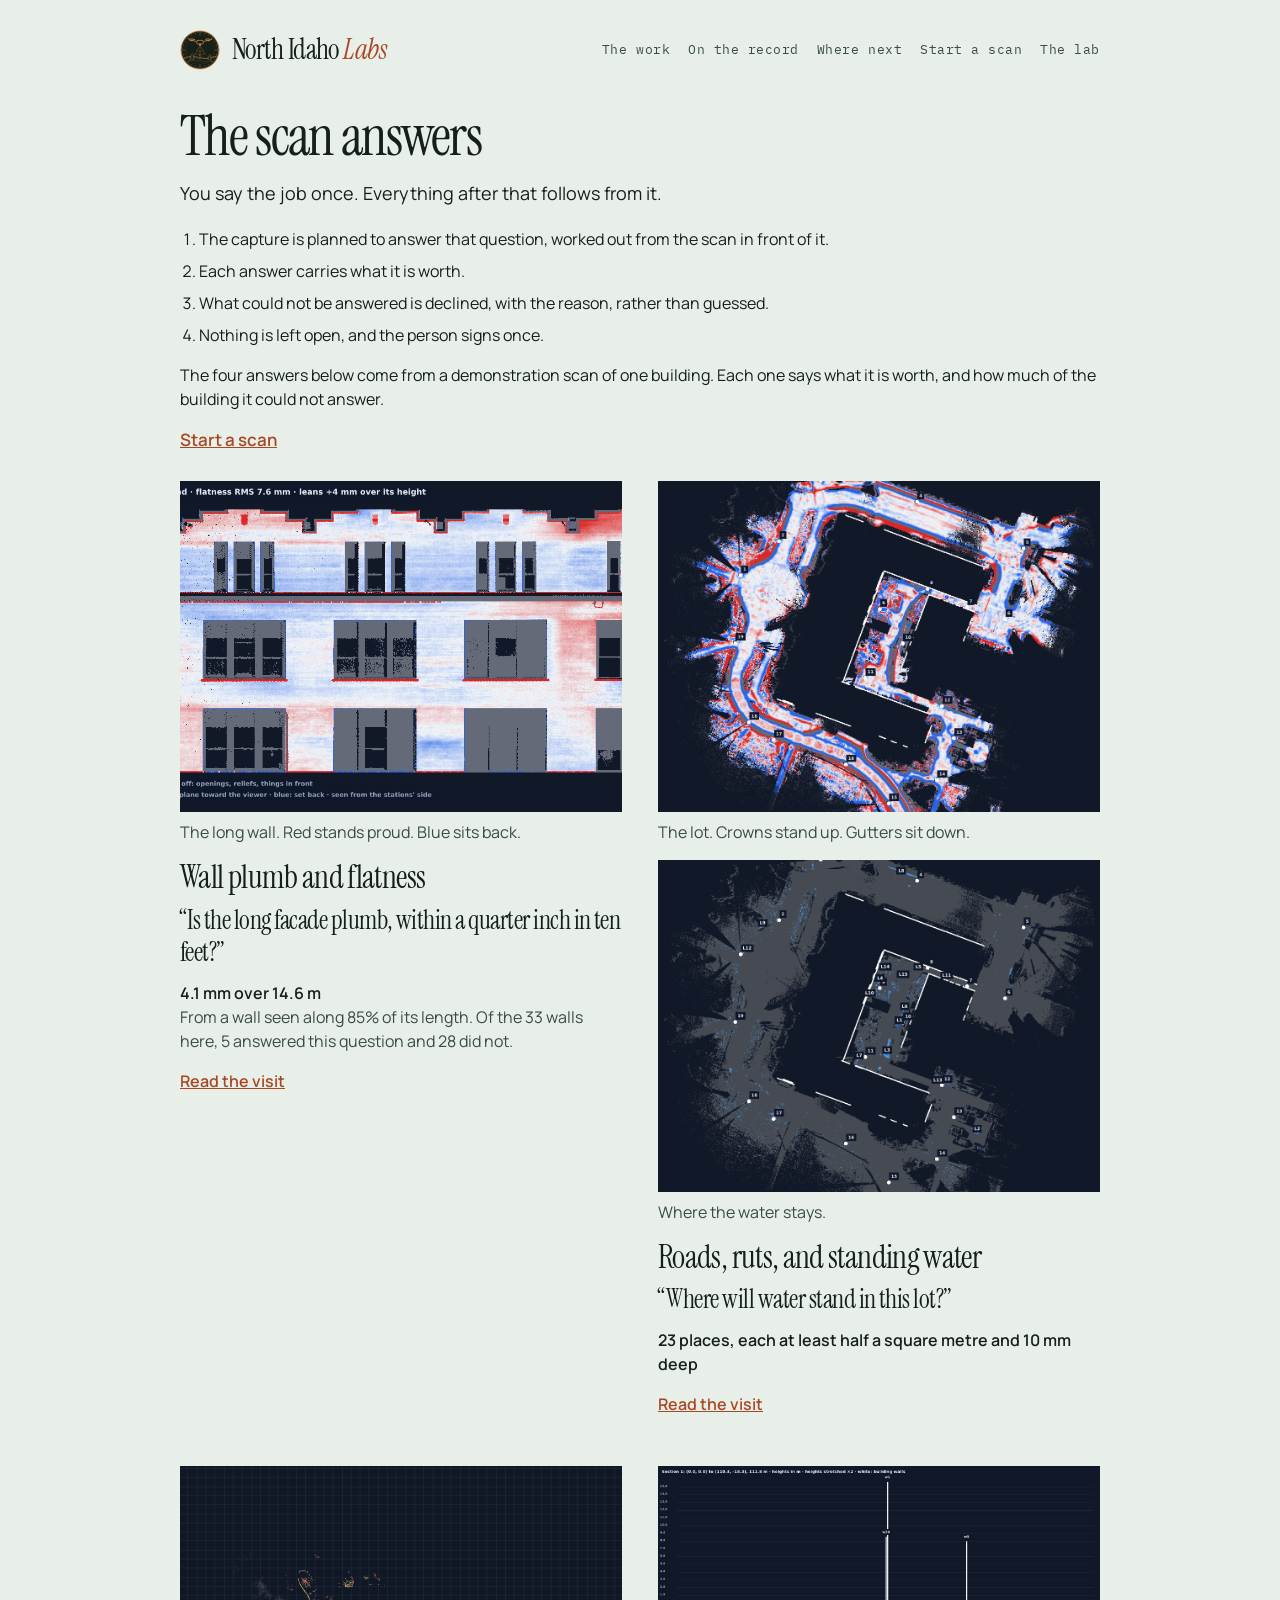
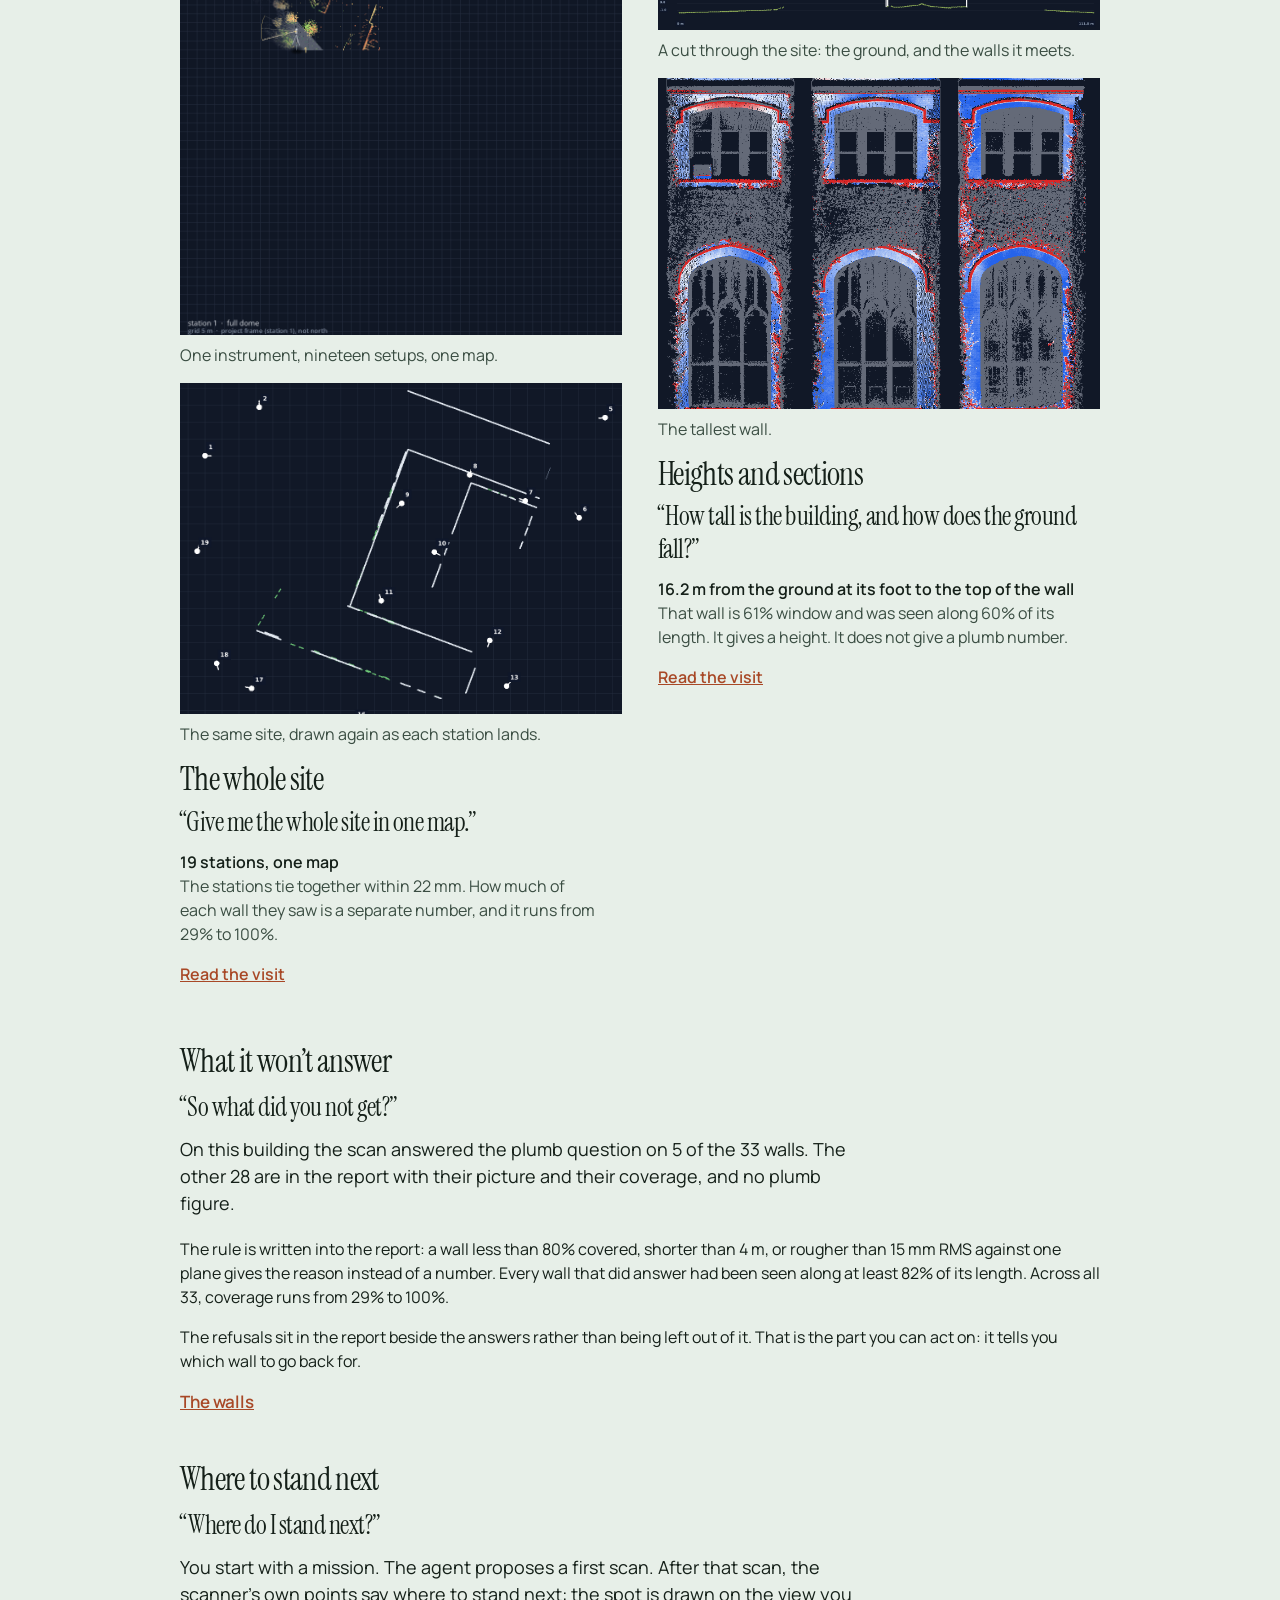
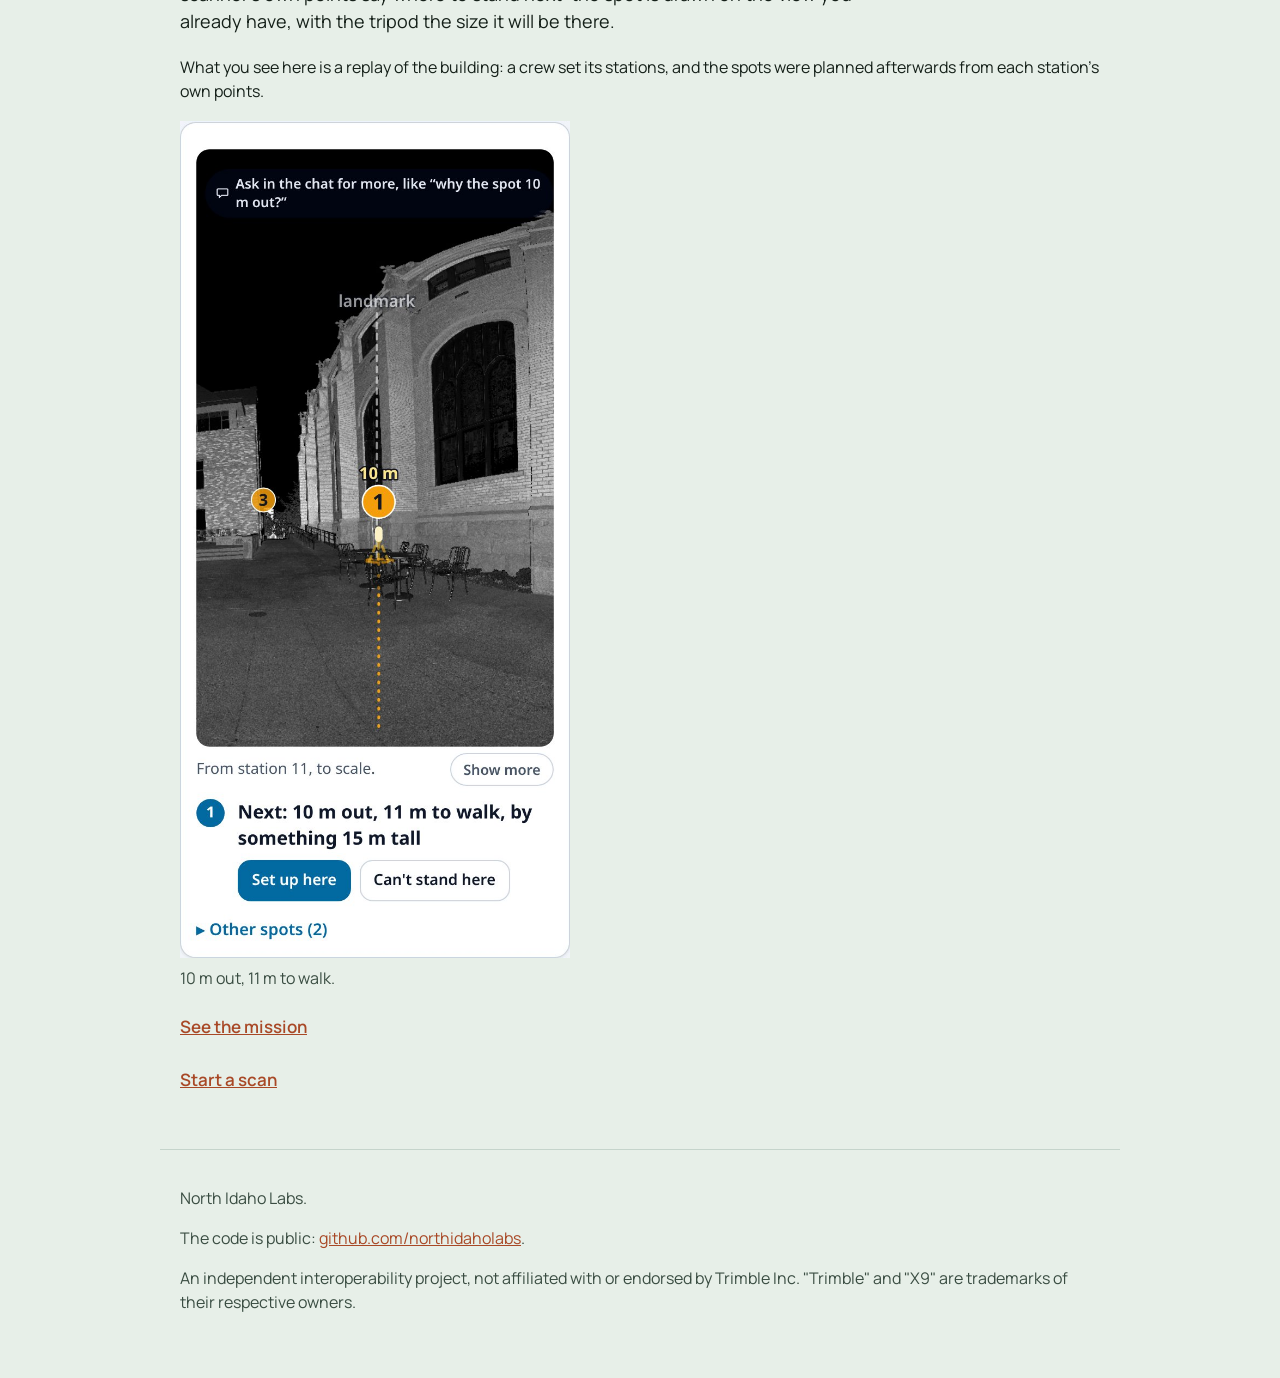
<file: index.html>
<!doctype html>
<html lang="en">
<head>
<meta charset="utf-8">
<meta name="viewport" content="width=device-width, initial-scale=1">
<title>The scan answers | North Idaho Labs</title>
<meta name="description" content="You say what the scan has to answer, such as whether a wall is plumb, where water stands, the whole site in one map and the building's height. The answers shown come from a demonstration scan.">
<link rel="canonical" href="https://ai-scan.northidaholabs.com/">
<meta property="og:title" content="The scan answers | North Idaho Labs">
<meta property="og:description" content="You say what the scan has to answer, such as whether a wall is plumb, where water stands, the whole site in one map and the building's height. The answers shown come from a demonstration scan.">
<meta property="og:type" content="website">
<meta property="og:url" content="https://ai-scan.northidaholabs.com/">
<meta property="og:image" content="https://ai-scan.northidaholabs.com/img/wall-w2.png">
<meta property="og:image:alt" content="Heat map of the 44.4 m facade. Red stands proud of the plane. Blue sits back.">
<meta name="twitter:card" content="summary_large_image">
<meta name="twitter:title" content="The scan answers | North Idaho Labs">
<meta name="twitter:description" content="You say what the scan has to answer, such as whether a wall is plumb, where water stands, the whole site in one map and the building's height. The answers shown come from a demonstration scan.">
<meta name="twitter:image" content="https://ai-scan.northidaholabs.com/img/wall-w2.png">
<link rel="preconnect" href="https://fonts.googleapis.com">
<link rel="preconnect" href="https://fonts.gstatic.com" crossorigin>
<link href="https://fonts.googleapis.com/css2?family=Instrument+Serif:ital@0;1&family=Manrope:wght@400;500;600&family=IBM+Plex+Mono:wght@400;500&display=swap" rel="stylesheet">
<link rel="stylesheet" href="style.css">
</head>
<body>
<header class="top">
  <a class="mark home" href="https://northidaholabs.com/" aria-label="North Idaho Labs">
    <img src="img/logo-badge.svg" width="40" height="40" alt="">
    <span class="brand">North Idaho <em>Labs</em></span>
  </a>
  <nav>
    <a href="#work">The work</a>
    <a href="#record">On the record</a>
    <a href="#how">Where next</a>
    <a href="#start">Start a scan</a>
    <a href="https://northidaholabs.com/">The lab</a>
  </nav>
</header>
<main>
<h1>The scan answers</h1>
<p class="lede">You say the job once. Everything after that follows from it.</p>
<ol class="steps">
  <li>The capture is planned to answer that question, worked out from the scan in front of it.</li>
  <li>Each answer carries what it is worth.</li>
  <li>What could not be answered is declined, with the reason, rather than guessed.</li>
  <li>Nothing is left open, and the person signs once.</li>
</ol>
<p>The four answers below come from a demonstration scan of one building. Each one says what it is worth, and how much of the building it could not answer.</p>
<p class="ask" id="start"><a href="mailto:contact@northidaholabs.com?subject=Site%20scan&amp;body=Site%20address%3A%0A%0AWhat%20the%20scan%20has%20to%20answer%3A%0A">Start a scan</a></p>

<section class="lead" id="work">
  <article>
    <figure>
      <img src="img/wall-w2.png" alt="Heat map of the 44.4 m facade. Red stands proud of the plane. Blue sits back.">
      <figcaption>The long wall. Red stands proud. Blue sits back.</figcaption>
    </figure>
    <h2>Wall plumb and flatness</h2>
    <blockquote class="prompt">Is the long facade plumb, within a quarter inch in ten feet?</blockquote>
    <p class="metric">4.1 mm over 14.6 m</p>
    <p class="muted">From a wall seen along 85% of its length. Of the 33 walls here, 5 answered this question and 28 did not.</p>
    <a href="visit.html#facade">Read the visit</a>
  </article>
  <article>
    <figure>
      <img src="img/flatness.png" alt="Plan of the site coloured by local height: road crowns in red, gutters in blue.">
      <figcaption>The lot. Crowns stand up. Gutters sit down.</figcaption>
    </figure>
    <figure>
      <img src="img/low_spots.png" alt="Plan of the site with places where water would stand shaded blue and numbered by volume.">
      <figcaption>Where the water stays.</figcaption>
    </figure>
    <h2>Roads, ruts, and standing water</h2>
    <blockquote class="prompt">Where will water stand in this lot?</blockquote>
    <p class="metric">23 places, each at least half a square metre and 10 mm deep</p>
    <a href="visit.html#water">Read the visit</a>
  </article>
  <article>
    <figure>
      <picture>
        <source srcset="img/admin-plan.jpg" media="(prefers-reduced-motion: reduce)">
        <img class="plan" src="img/admin-scan.gif?v=3" alt="A demonstration scan of a building. One instrument moves through the nineteen setups, and at each stop the dome it measured joins the map.">
      </picture>
      <figcaption>One instrument, nineteen setups, one map.</figcaption>
    </figure>
    <figure>
      <img src="img/admin-minimap.png" alt="Line map of the site, redrawn as the stations are placed: building walls, vegetation, and numbered stations.">
      <figcaption>The same site, drawn again as each station lands.</figcaption>
    </figure>
    <h2>The whole site</h2>
    <blockquote class="prompt">Give me the whole site in one map.</blockquote>
    <p class="metric">19 stations, one map</p>
    <p class="muted">The stations tie together within 22 mm. How much of each wall they saw is a separate number, and it runs from 29% to 100%.</p>
    <a href="visit.html#site">Read the visit</a>
  </article>
  <article>
    <figure>
      <img class="section" src="img/section-1.png" alt="Section 112 m long across the site: the ground profile and three building walls up to about 16 m.">
      <figcaption>A cut through the site: the ground, and the walls it meets.</figcaption>
    </figure>
    <figure>
      <img src="img/wall-w6.png" alt="Heat map of a 15 m wall reaching 16.2 m above the ground, the tallest on the site.">
      <figcaption>The tallest wall.</figcaption>
    </figure>
    <h2>Heights and sections</h2>
    <blockquote class="prompt">How tall is the building, and how does the ground fall?</blockquote>
    <p class="metric">16.2 m from the ground at its foot to the top of the wall</p>
    <p class="muted">That wall is 61% window and was seen along 60% of its length. It gives a height. It does not give a plumb number.</p>
    <a href="visit.html#height">Read the visit</a>
  </article>
</section>

<section id="record">
<h2>What it won’t answer</h2>
<blockquote class="prompt">So what did you not get?</blockquote>
<p class="lede">On this building the scan answered the plumb question on 5 of the 33 walls. The other 28 are in the report with their picture and their coverage, and no plumb figure.</p>
<p>The rule is written into the report: a wall less than 80% covered, shorter than 4 m, or rougher than 15 mm RMS against one plane gives the reason instead of a number. Every wall that did answer had been seen along at least 82% of its length. Across all 33, coverage runs from 29% to 100%.</p>
<p>The refusals sit in the report beside the answers rather than being left out of it. That is the part you can act on: it tells you which wall to go back for.</p>
<p class="ask"><a href="walls.html">The walls</a></p>
</section>

<section id="how">
<h2>Where to stand next</h2>
<blockquote class="prompt">Where do I stand next?</blockquote>
<p class="lede">You start with a mission. The agent proposes a first scan. After that scan, the scanner's own points say where to stand next: the spot is drawn on the view you already have, with the tripod the size it will be there.</p>
<p>What you see here is a replay of the building: a crew set its stations, and the spots were planned afterwards from each station's own points.</p>
<figure>
  <img src="img/next-station.jpg" width="358" height="768" style="max-width:390px" alt="Station 11's view in a demonstration scan, with the next spot drawn as a tripod at real size 10 m away, the walking path to it and a nearby landmark.">
  <figcaption>10 m out, 11 m to walk.</figcaption>
</figure>
<p class="ask"><a href="visit.html#mission-run">See the mission</a></p>
<p class="ask"><a href="mailto:contact@northidaholabs.com?subject=Site%20scan&amp;body=Site%20address%3A%0A%0AWhat%20the%20scan%20has%20to%20answer%3A%0A">Start a scan</a></p>
</section>
</main>
<footer>
  <p>North Idaho Labs.</p>
  <p>The code is public: <a href="https://github.com/northidaholabs">github.com/northidaholabs</a>.</p>
  <p>An independent interoperability project, not affiliated with or endorsed by Trimble Inc. "Trimble" and "X9" are trademarks of their respective owners.</p>
</footer>
</body>
</html>
</file>
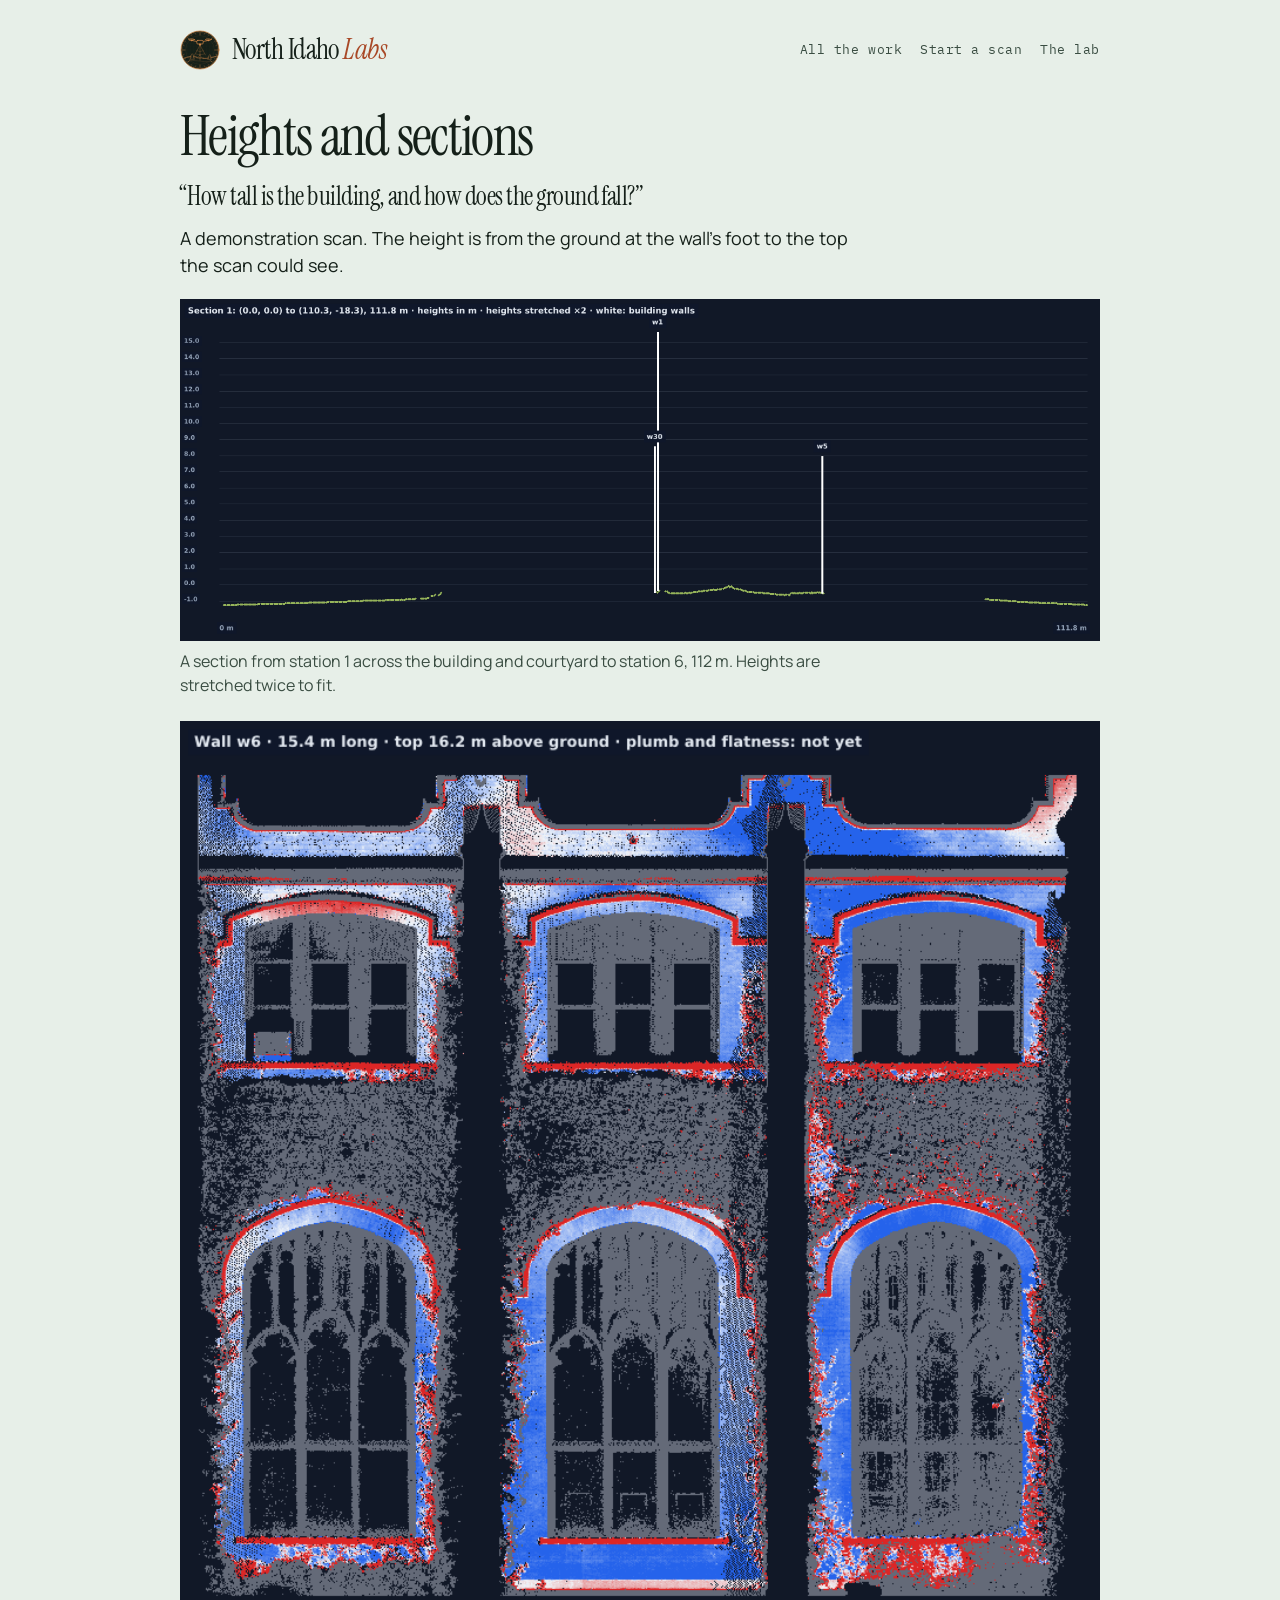
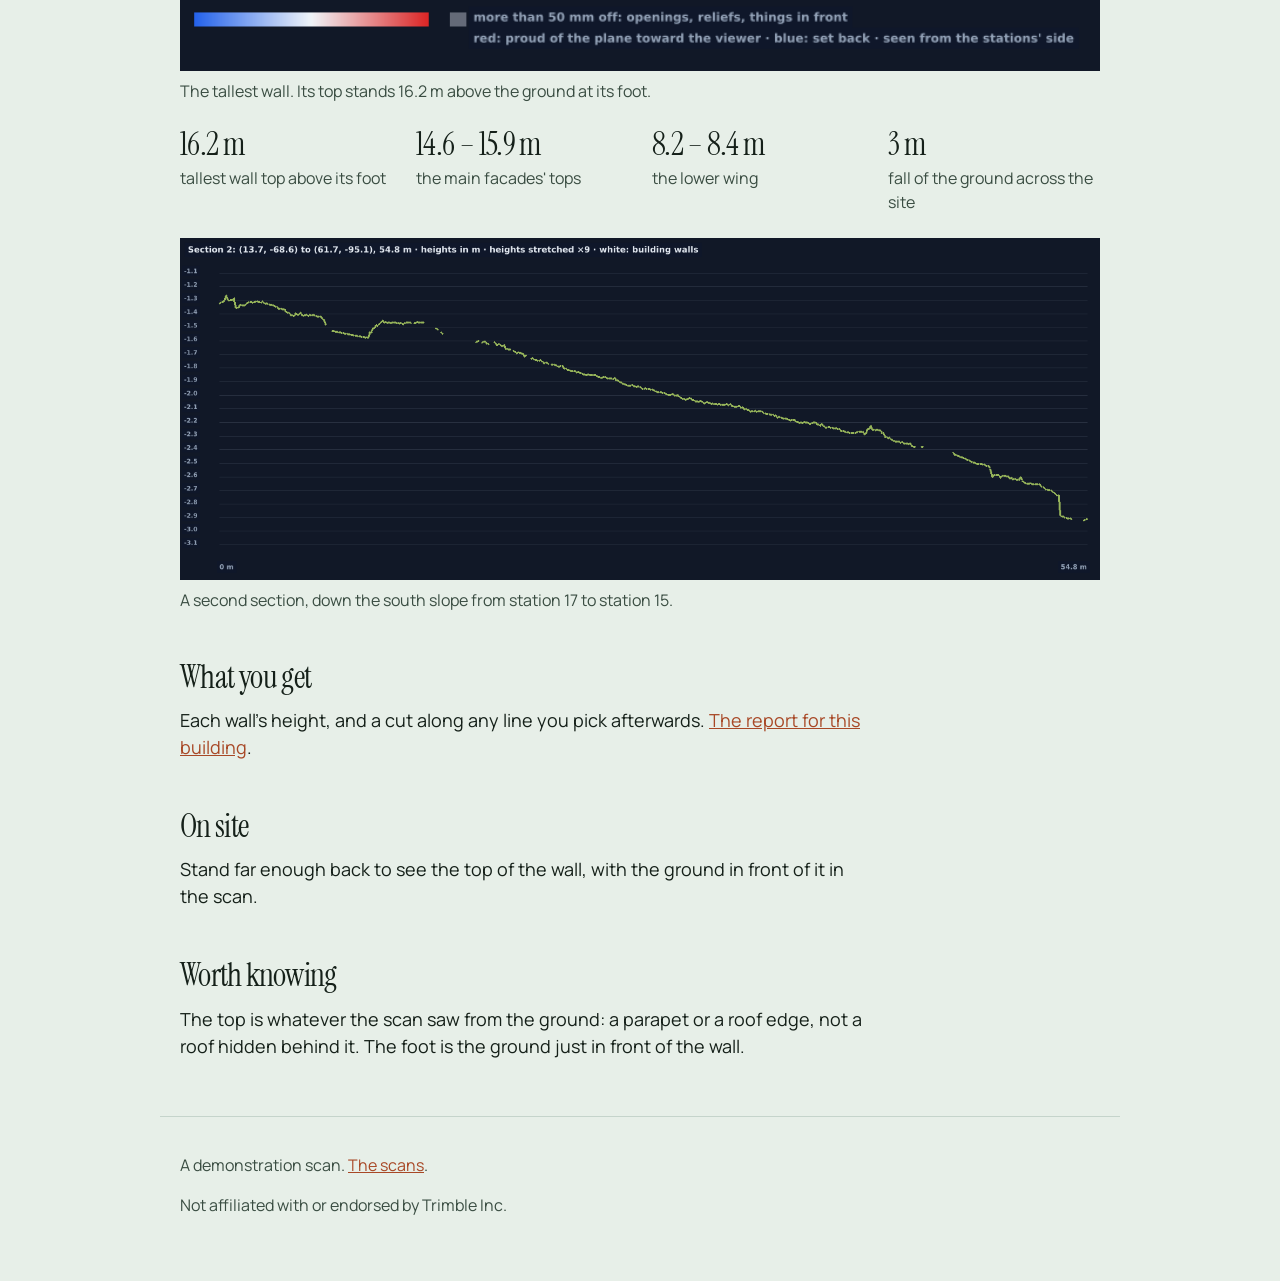
<file: heights.html>
<!doctype html>
<html lang="en">
<head>
<meta charset="utf-8">
<meta name="viewport" content="width=device-width, initial-scale=1">
<title>Heights and sections</title>
<meta name="description" content="How tall is the building, and how does the ground fall? From a demonstration scan.">
<link rel="preconnect" href="https://fonts.googleapis.com">
<link rel="preconnect" href="https://fonts.gstatic.com" crossorigin>
<link href="https://fonts.googleapis.com/css2?family=Instrument+Serif:ital@0;1&family=Manrope:wght@400;500;600&family=IBM+Plex+Mono:wght@400;500&display=swap" rel="stylesheet">
<link rel="stylesheet" href="style.css">
</head>
<body>
<header class="top">
  <a class="mark" href="./" aria-label="North Idaho Labs">
    <img src="img/logo-badge.svg" width="40" height="40" alt="">
    <span class="brand">North Idaho <em>Labs</em></span>
  </a>
  <nav><a href="./">All the work</a><a href="./#start">Start a scan</a><a href="https://northidaholabs.com/">The lab</a></nav>
</header>
<main>
<h1>Heights and sections</h1>
<blockquote class="prompt">How tall is the building, and how does the ground fall?</blockquote>
<p class="lede">A demonstration scan. The height is from the ground at the wall's foot to the top the scan could see.</p>

<figure>
  <img src="img/section-1.png" alt="Section 112 m long across the site: the ground profile in green, three building walls as white vertical lines up to about 16 m.">
  <figcaption>A section from station 1 across the building and courtyard to station 6, 112 m. Heights are stretched twice to fit.</figcaption>
</figure>
<figure>
  <img src="img/wall-w6.png" alt="Heat map of a 15 m wall reaching 16.2 m above the ground, the tallest on the site.">
  <figcaption>The tallest wall. Its top stands 16.2 m above the ground at its foot.</figcaption>
</figure>
<div class="facts">
  <div><b>16.2 m</b><span>tallest wall top above its foot</span></div>
  <div><b>14.6 – 15.9 m</b><span>the main facades' tops</span></div>
  <div><b>8.2 – 8.4 m</b><span>the lower wing</span></div>
  <div><b>3 m</b><span>fall of the ground across the site</span></div>
</div>
<figure>
  <img src="img/section-2.png" alt="Section 55 m long down the south slope: the ground falls steadily.">
  <figcaption>A second section, down the south slope from station 17 to station 15.</figcaption>
</figure>

<h2>What you get</h2>
<p class="lede">Each wall's height, and a cut along any line you pick afterwards. <a href="samples/admin/report.html">The report for this building</a>.</p>

<h2>On site</h2>
<p class="lede">Stand far enough back to see the top of the wall, with the ground in front of it in the scan.</p>

<h2>Worth knowing</h2>
<p class="lede">The top is whatever the scan saw from the ground: a parapet or a roof edge, not a roof hidden behind it. The foot is the ground just in front of the wall.</p>
</main>
<footer>
  <p>A demonstration scan. <a href="./">The scans</a>.</p>
  <p>Not affiliated with or endorsed by Trimble Inc.</p>
</footer>
</body>
</html>
</file>
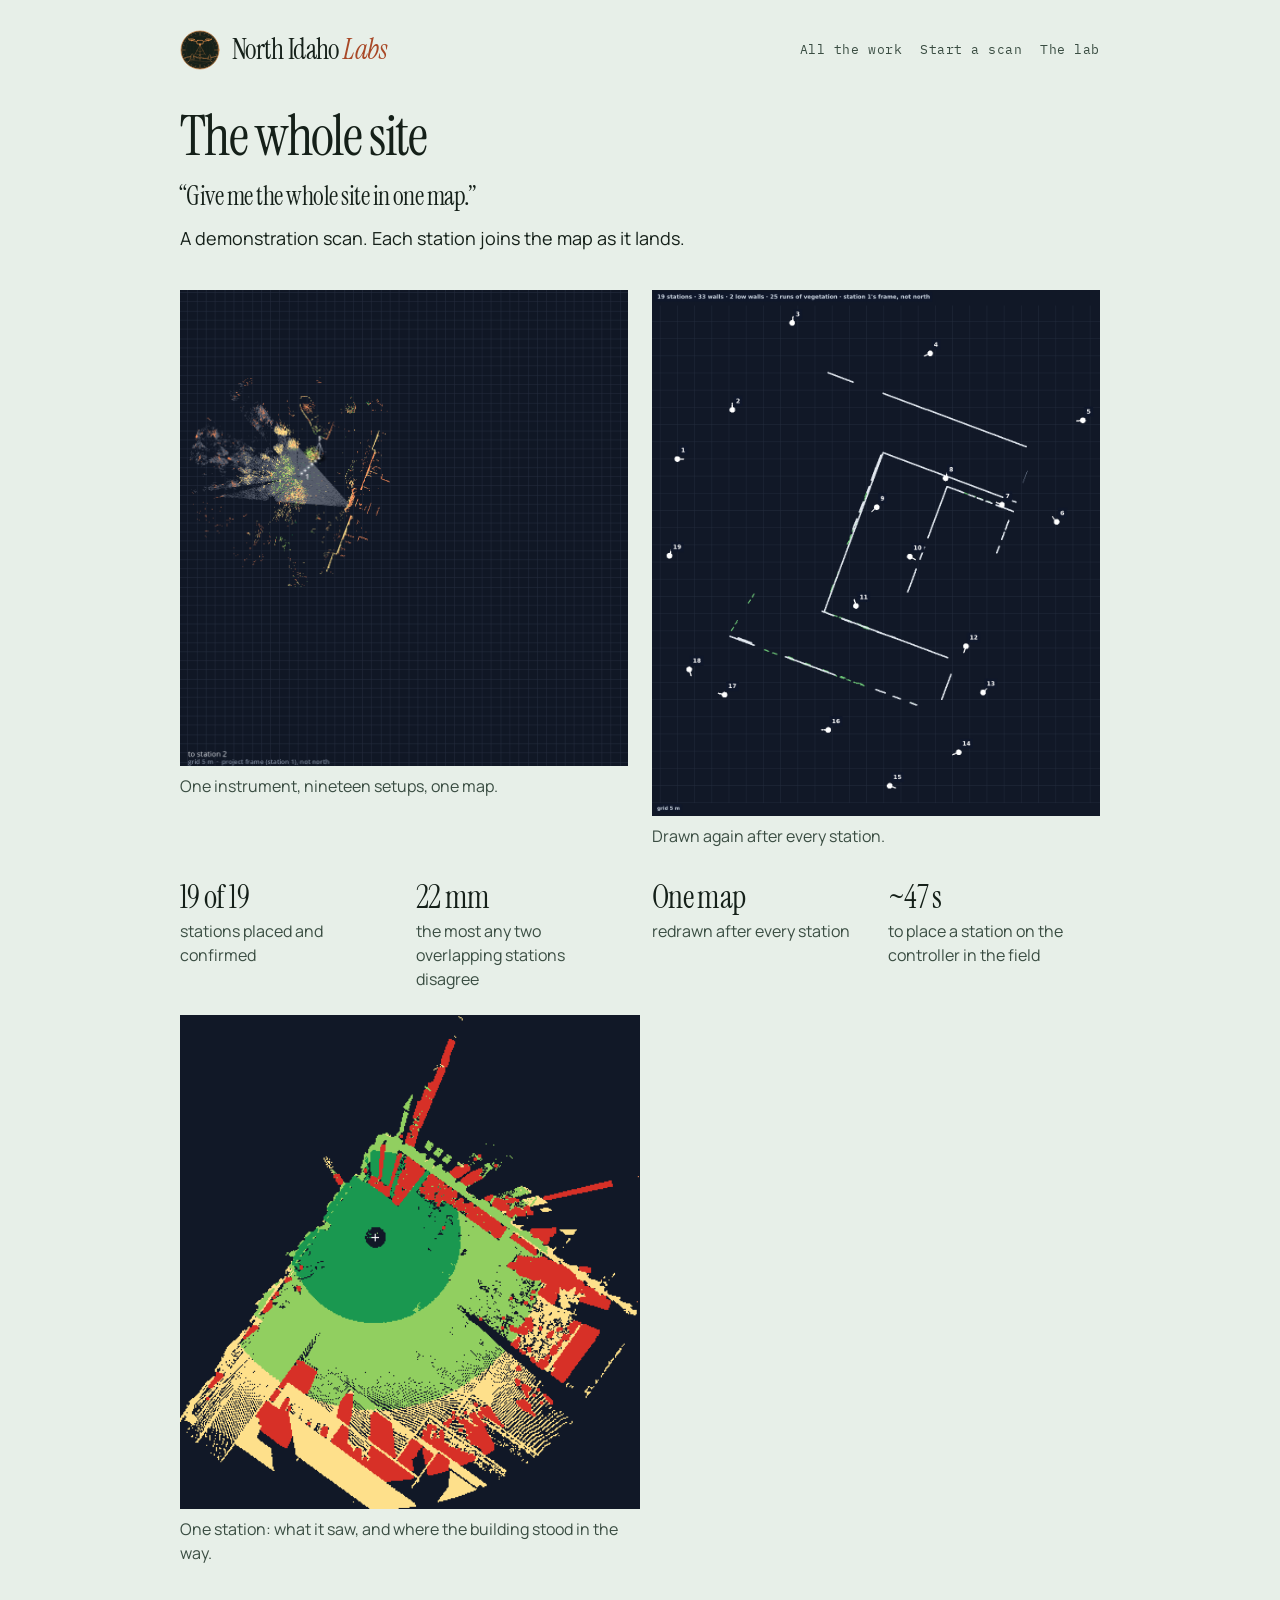
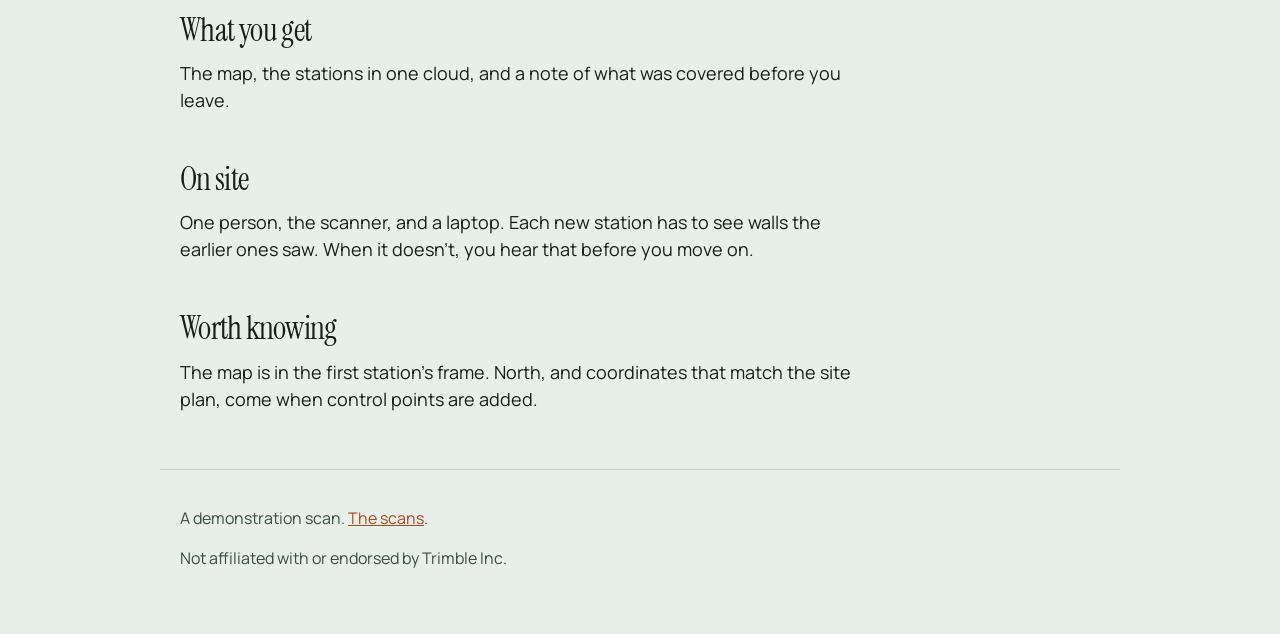
<file: site-record.html>
<!doctype html>
<html lang="en">
<head>
<meta charset="utf-8">
<meta name="viewport" content="width=device-width, initial-scale=1">
<title>Whole-site record</title>
<meta name="description" content="Give me the whole site in one map. From a demonstration scan.">
<link rel="preconnect" href="https://fonts.googleapis.com">
<link rel="preconnect" href="https://fonts.gstatic.com" crossorigin>
<link href="https://fonts.googleapis.com/css2?family=Instrument+Serif:ital@0;1&family=Manrope:wght@400;500;600&family=IBM+Plex+Mono:wght@400;500&display=swap" rel="stylesheet">
<link rel="stylesheet" href="style.css">
</head>
<body>
<header class="top">
  <a class="mark" href="./" aria-label="North Idaho Labs">
    <img src="img/logo-badge.svg" width="40" height="40" alt="">
    <span class="brand">North Idaho <em>Labs</em></span>
  </a>
  <nav><a href="./">All the work</a><a href="./#start">Start a scan</a><a href="https://northidaholabs.com/">The lab</a></nav>
</header>
<main>
<h1>The whole site</h1>
<blockquote class="prompt">Give me the whole site in one map.</blockquote>
<p class="lede">A demonstration scan. Each station joins the map as it lands.</p>

<div class="grid2">
  <figure>
    <picture>
      <source srcset="img/admin-plan.jpg" media="(prefers-reduced-motion: reduce)">
      <img src="img/admin-scan.gif?v=3" alt="A demonstration scan of a building and its surroundings. One instrument moves through the nineteen setups, and at each stop the dome it measured joins the map.">
    </picture>
    <figcaption>One instrument, nineteen setups, one map.</figcaption>
  </figure>
  <figure>
    <img src="img/admin-minimap.png" alt="Line map of the site: building walls as white lines, vegetation dashed green, numbered station dots.">
    <figcaption>Drawn again after every station.</figcaption>
  </figure>
</div>
<div class="facts">
  <div><b>19 of 19</b><span>stations placed and confirmed</span></div>
  <div><b>22 mm</b><span>the most any two overlapping stations disagree</span></div>
  <div><b>One map</b><span>redrawn after every station</span></div>
  <div><b>~47 s</b><span>to place a station on the controller in the field</span></div>
</div>
<figure style="max-width: 460px;">
  <img src="img/admin-coverage.png" alt="Coverage plan of one station: what it saw densely, sparsely, and where it was blocked.">
  <figcaption>One station: what it saw, and where the building stood in the way.</figcaption>
</figure>

<h2>What you get</h2>
<p class="lede">The map, the stations in one cloud, and a note of what was covered before you leave.</p>

<h2>On site</h2>
<p class="lede">One person, the scanner, and a laptop. Each new station has to see walls the earlier ones saw. When it doesn't, you hear that before you move on.</p>

<h2>Worth knowing</h2>
<p class="lede">The map is in the first station's frame. North, and coordinates that match the site plan, come when control points are added.</p>
</main>
<footer>
  <p>A demonstration scan. <a href="./">The scans</a>.</p>
  <p>Not affiliated with or endorsed by Trimble Inc.</p>
</footer>
</body>
</html>
</file>
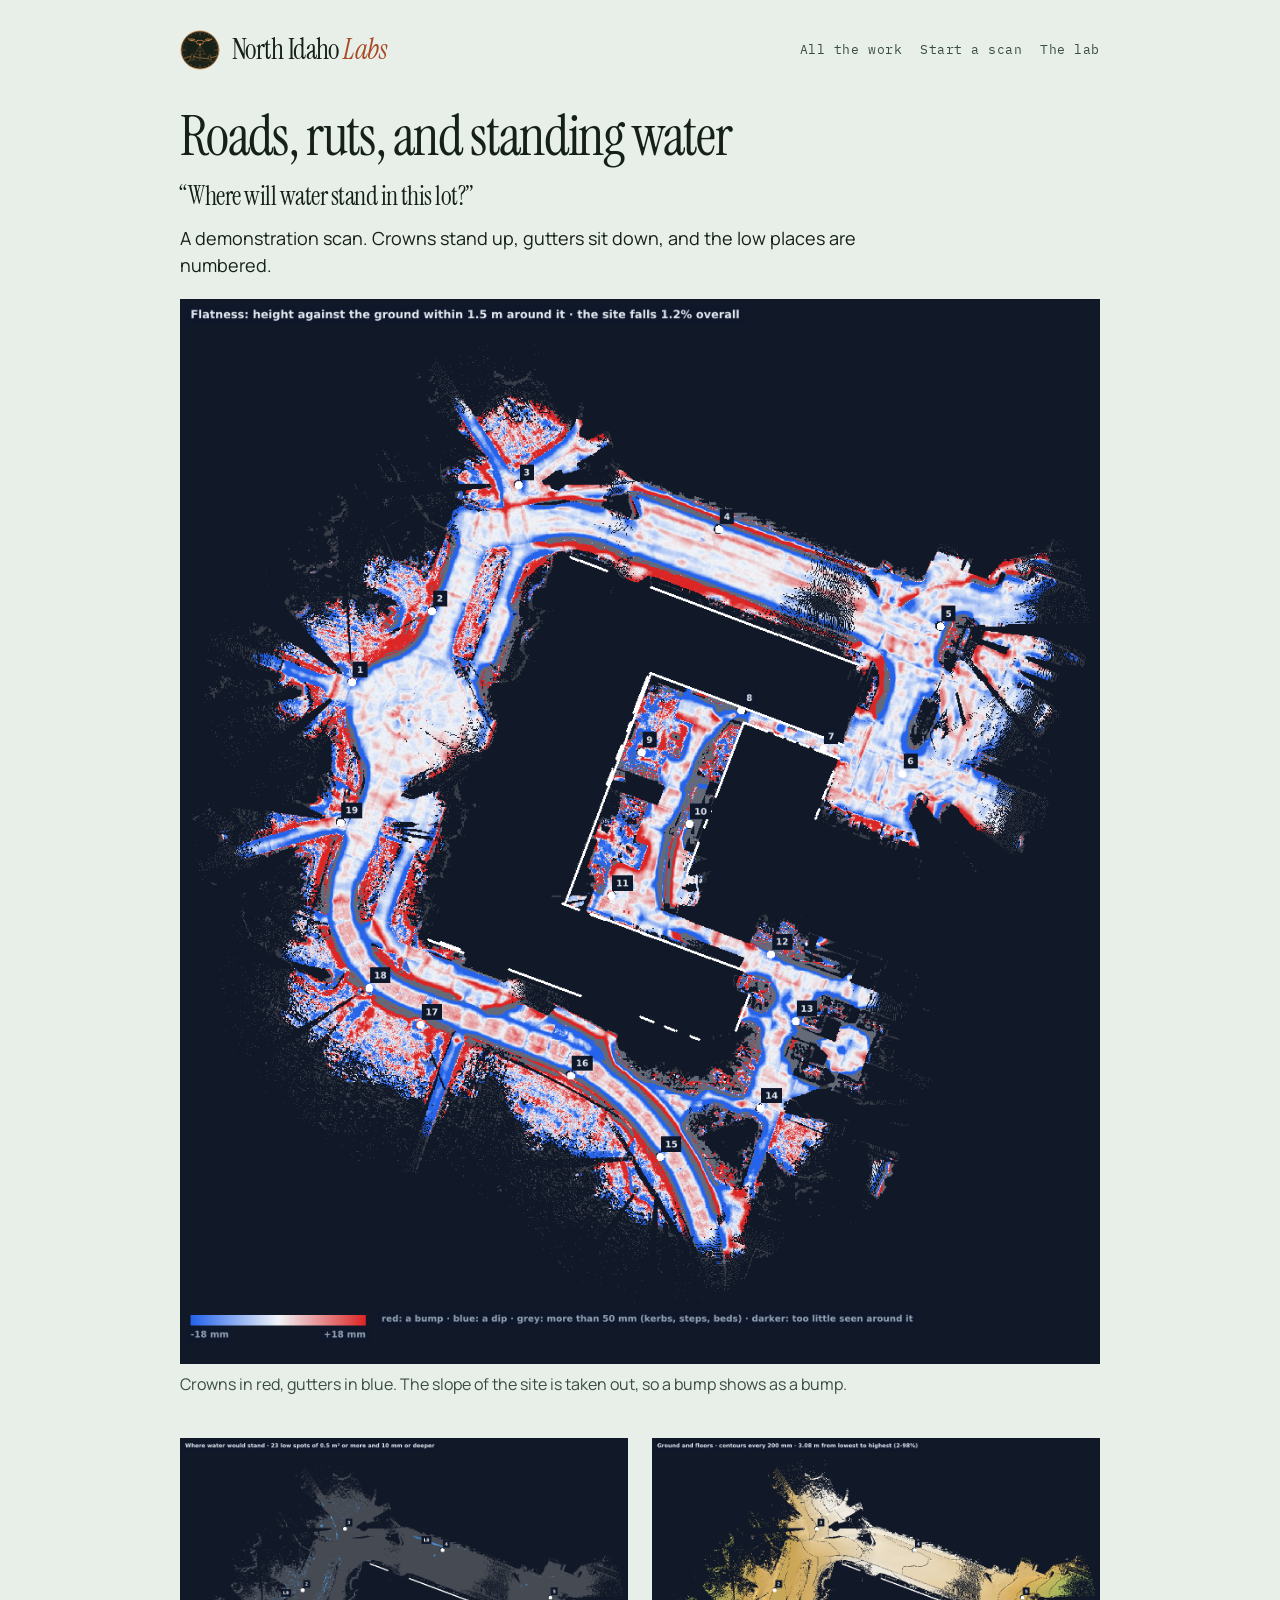
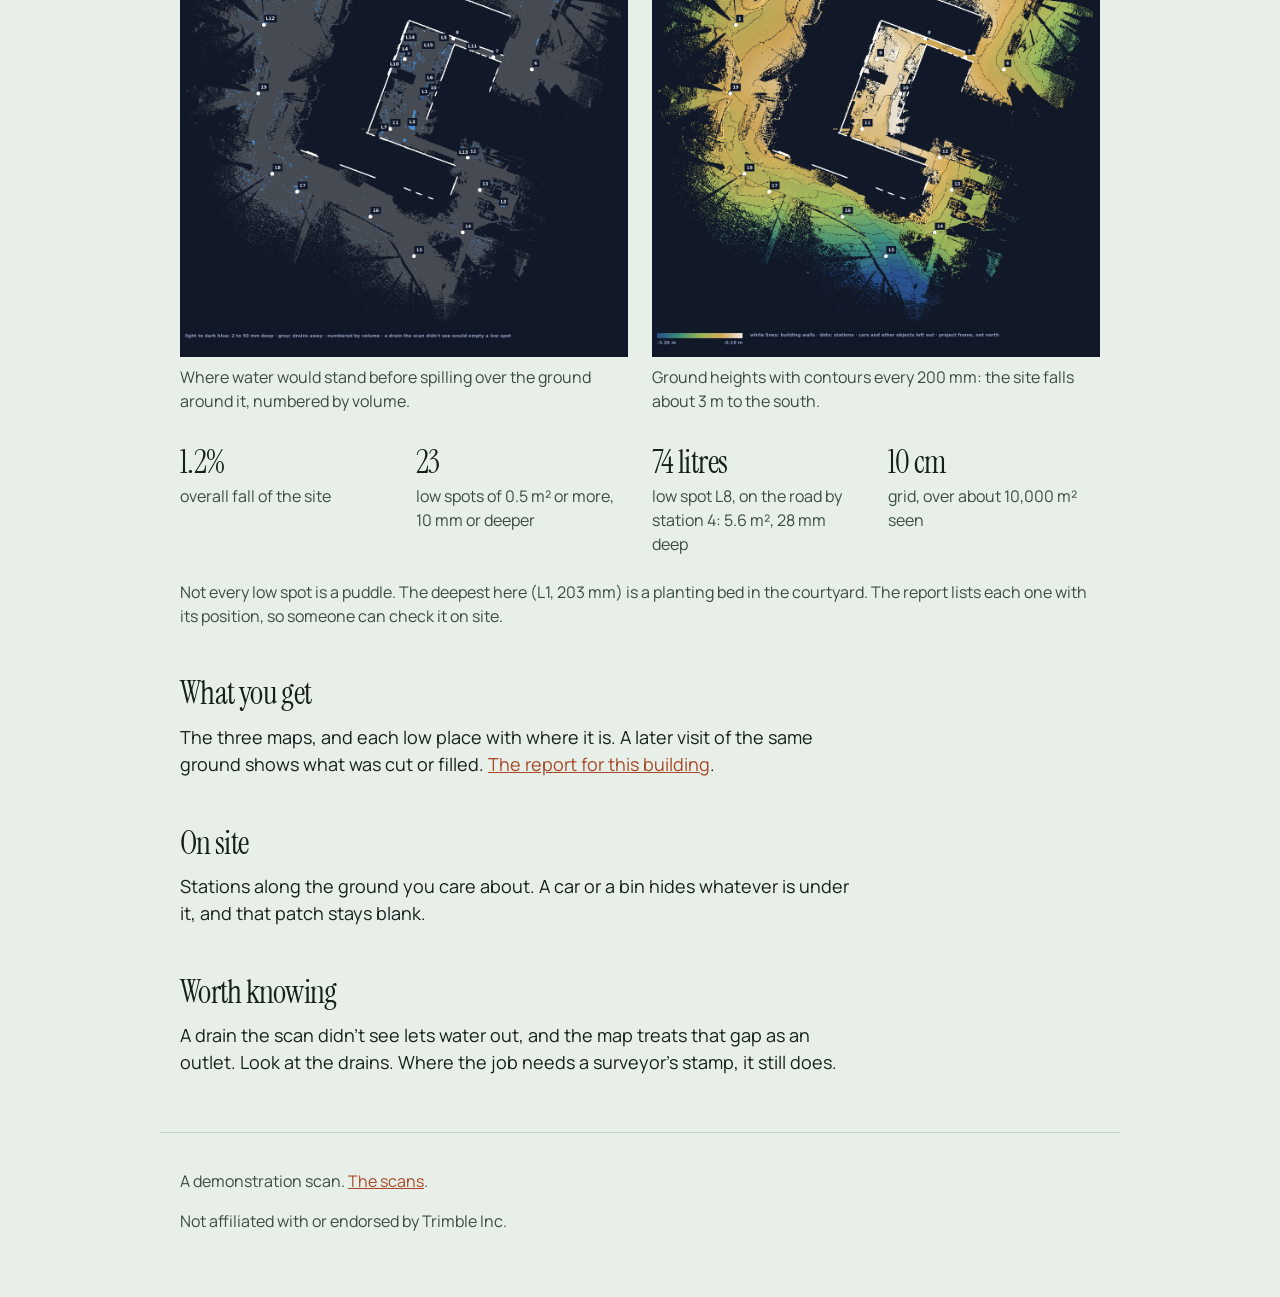
<file: surfaces.html>
<!doctype html>
<html lang="en">
<head>
<meta charset="utf-8">
<meta name="viewport" content="width=device-width, initial-scale=1">
<title>Surfaces and low spots</title>
<meta name="description" content="Where will water stand in this lot? From a demonstration scan.">
<link rel="preconnect" href="https://fonts.googleapis.com">
<link rel="preconnect" href="https://fonts.gstatic.com" crossorigin>
<link href="https://fonts.googleapis.com/css2?family=Instrument+Serif:ital@0;1&family=Manrope:wght@400;500;600&family=IBM+Plex+Mono:wght@400;500&display=swap" rel="stylesheet">
<link rel="stylesheet" href="style.css">
</head>
<body>
<header class="top">
  <a class="mark" href="./" aria-label="North Idaho Labs">
    <img src="img/logo-badge.svg" width="40" height="40" alt="">
    <span class="brand">North Idaho <em>Labs</em></span>
  </a>
  <nav><a href="./">All the work</a><a href="./#start">Start a scan</a><a href="https://northidaholabs.com/">The lab</a></nav>
</header>
<main>
<h1>Roads, ruts, and standing water</h1>
<blockquote class="prompt">Where will water stand in this lot?</blockquote>
<p class="lede">A demonstration scan. Crowns stand up, gutters sit down, and the low places are numbered.</p>

<figure>
  <img src="img/flatness.png" alt="Plan of the site coloured by height against the ground within 1.5 m: road crowns in red, gutters along the road edges in blue, kerbs in grey.">
  <figcaption>Crowns in red, gutters in blue. The slope of the site is taken out, so a bump shows as a bump.</figcaption>
</figure>
<div class="grid2">
  <figure>
    <img src="img/low_spots.png" alt="Plan of the site with places where water would stand shaded blue and numbered by volume.">
    <figcaption>Where water would stand before spilling over the ground around it, numbered by volume.</figcaption>
  </figure>
  <figure>
    <img src="img/ground.png" alt="Plan of the site's ground heights with contours: the ground falls about 3 m to the south.">
    <figcaption>Ground heights with contours every 200 mm: the site falls about 3 m to the south.</figcaption>
  </figure>
</div>
<div class="facts">
  <div><b>1.2%</b><span>overall fall of the site</span></div>
  <div><b>23</b><span>low spots of 0.5 m² or more, 10 mm or deeper</span></div>
  <div><b>74 litres</b><span>low spot L8, on the road by station 4: 5.6 m², 28 mm deep</span></div>
  <div><b>10 cm</b><span>grid, over about 10,000 m² seen</span></div>
</div>
<p class="muted">Not every low spot is a puddle. The deepest here (L1, 203 mm) is a planting bed in the courtyard. The report lists each one with its position, so someone can check it on site.</p>

<h2>What you get</h2>
<p class="lede">The three maps, and each low place with where it is. A later visit of the same ground shows what was cut or filled. <a href="samples/admin/report.html">The report for this building</a>.</p>

<h2>On site</h2>
<p class="lede">Stations along the ground you care about. A car or a bin hides whatever is under it, and that patch stays blank.</p>

<h2>Worth knowing</h2>
<p class="lede">A drain the scan didn't see lets water out, and the map treats that gap as an outlet. Look at the drains. Where the job needs a surveyor's stamp, it still does.</p>
</main>
<footer>
  <p>A demonstration scan. <a href="./">The scans</a>.</p>
  <p>Not affiliated with or endorsed by Trimble Inc.</p>
</footer>
</body>
</html>
</file>
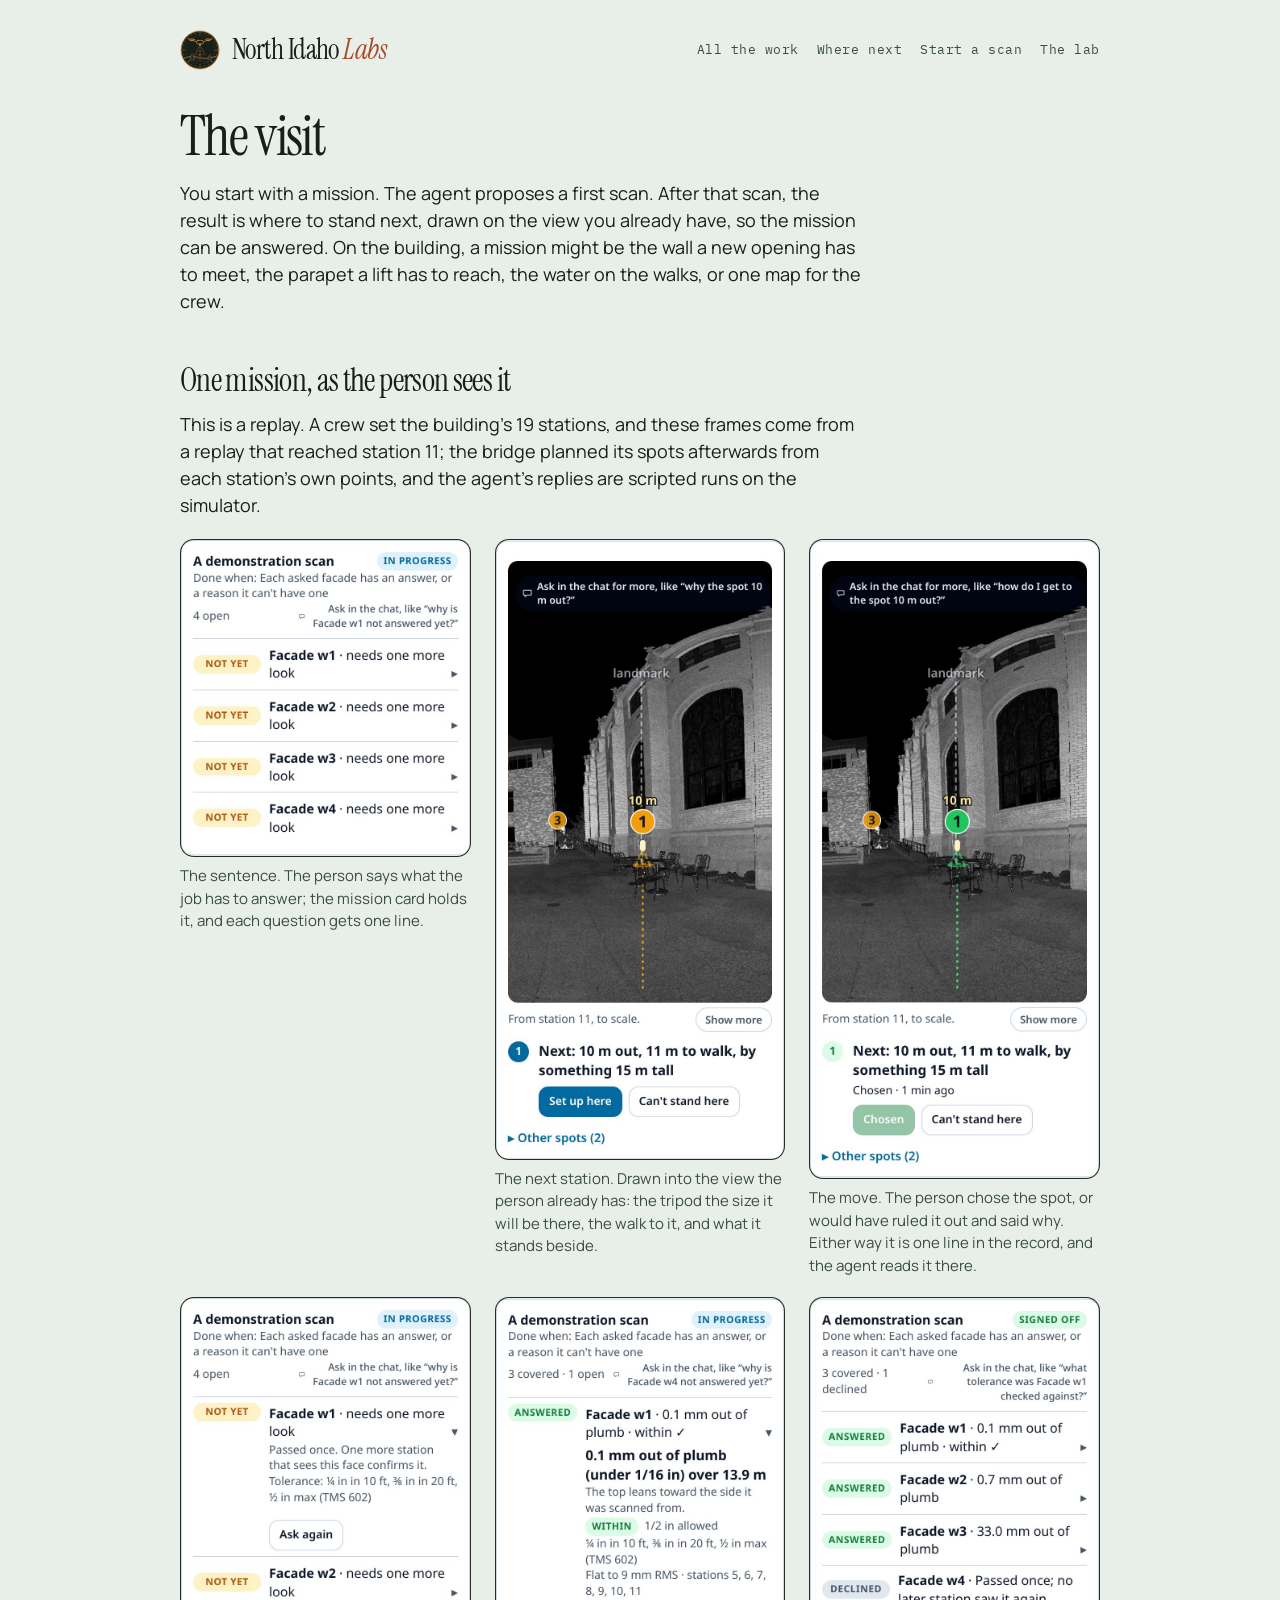
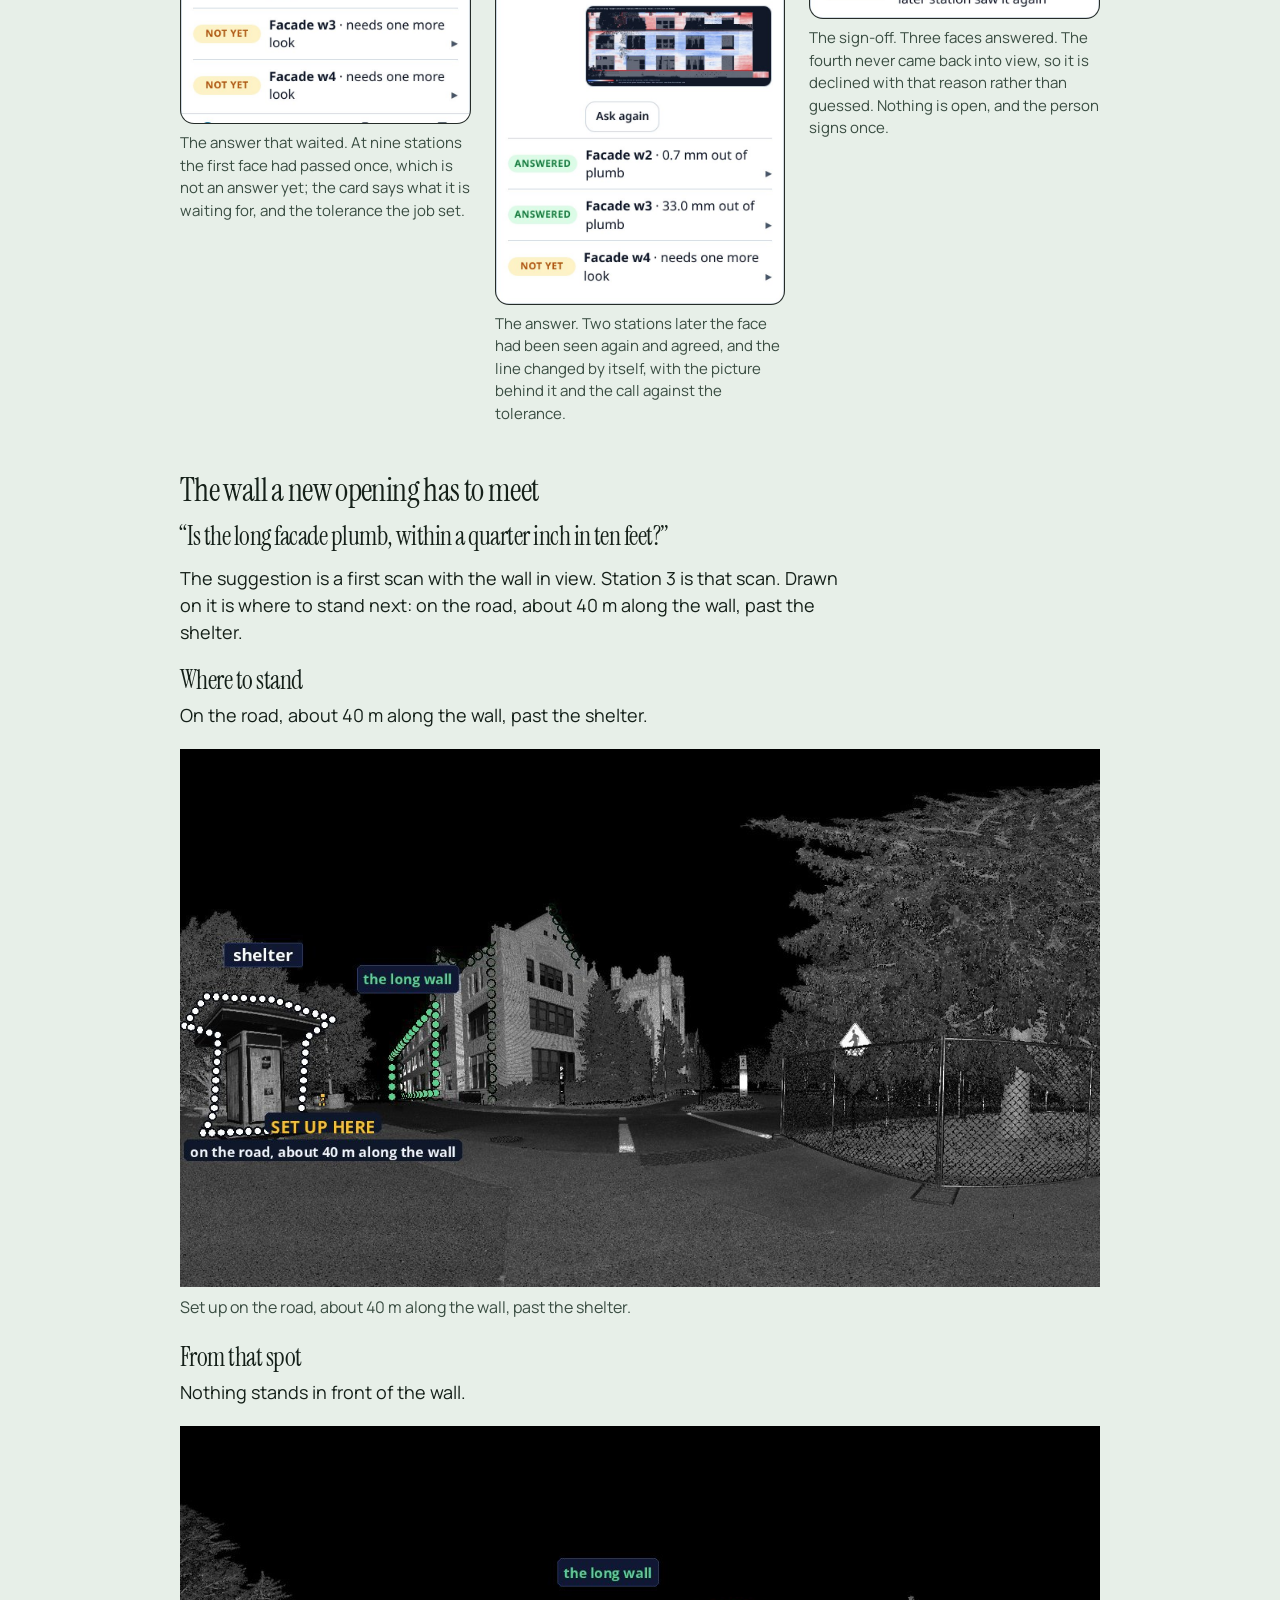
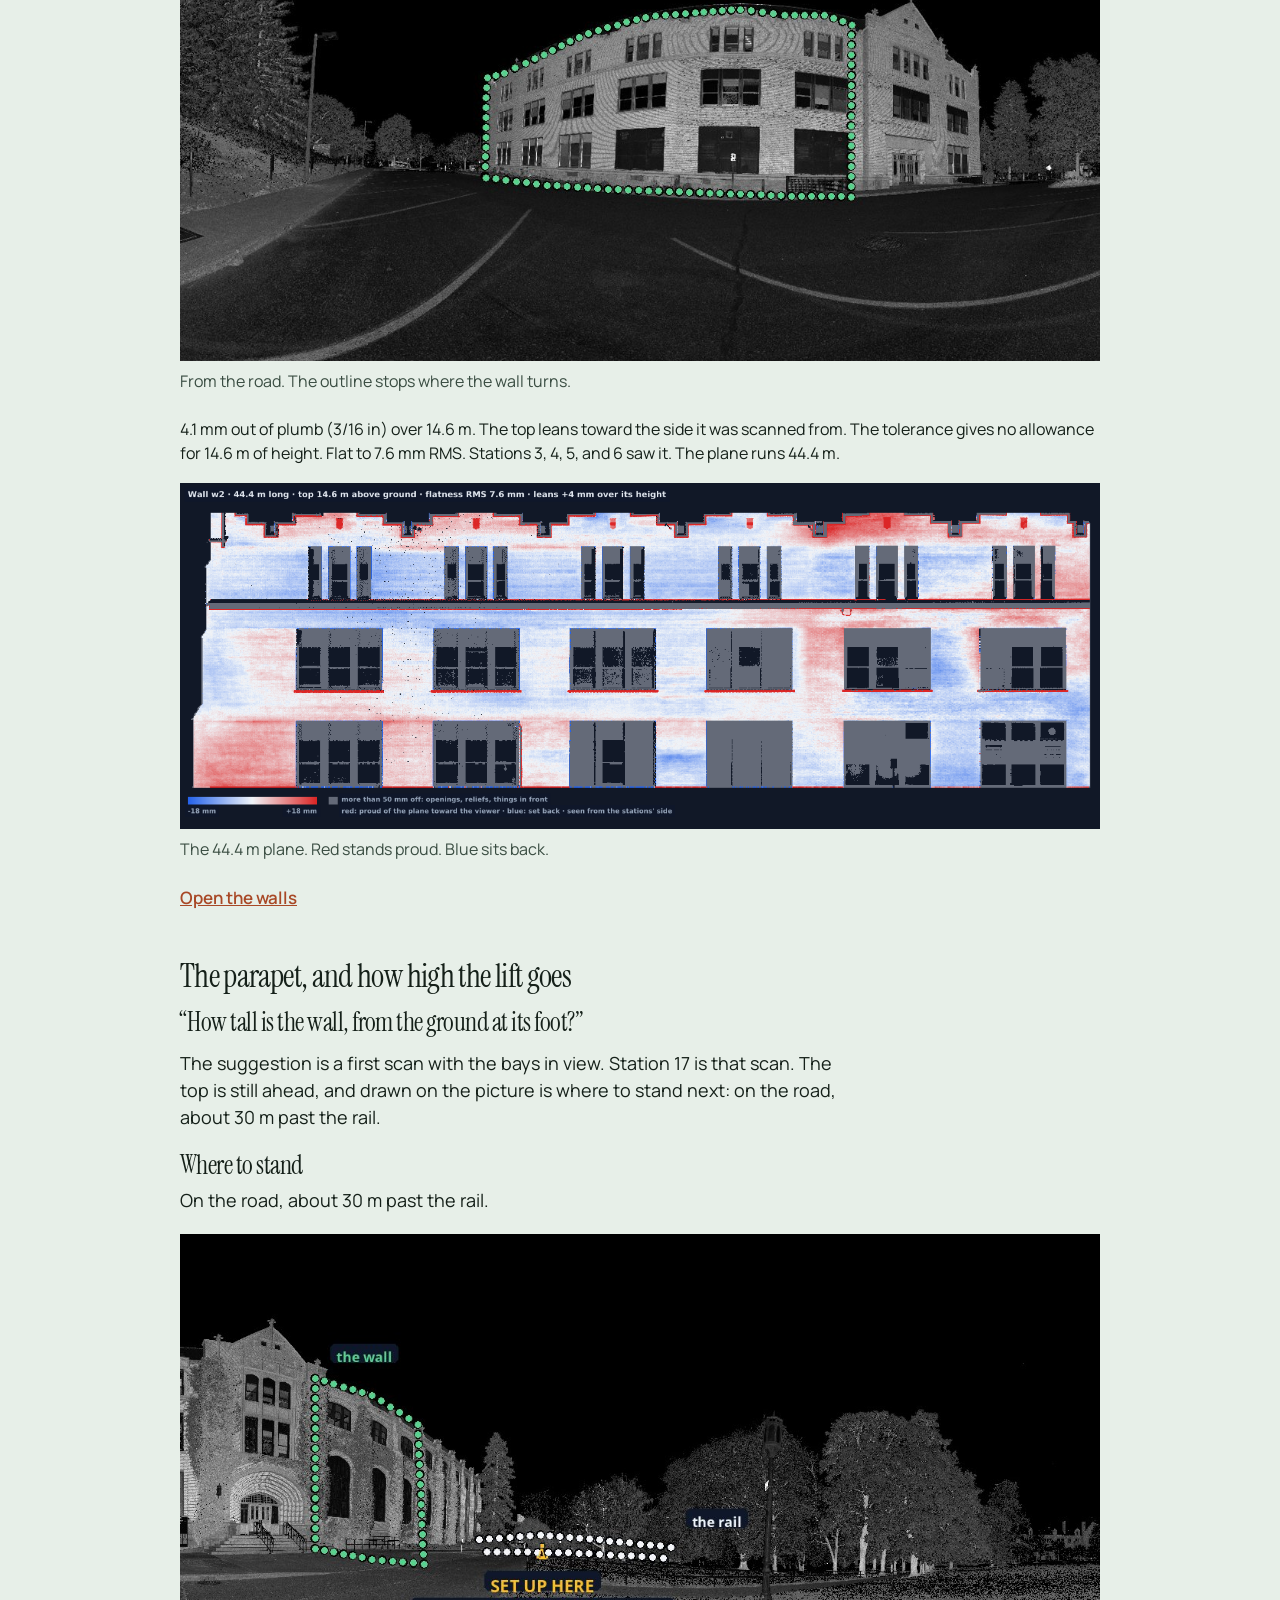
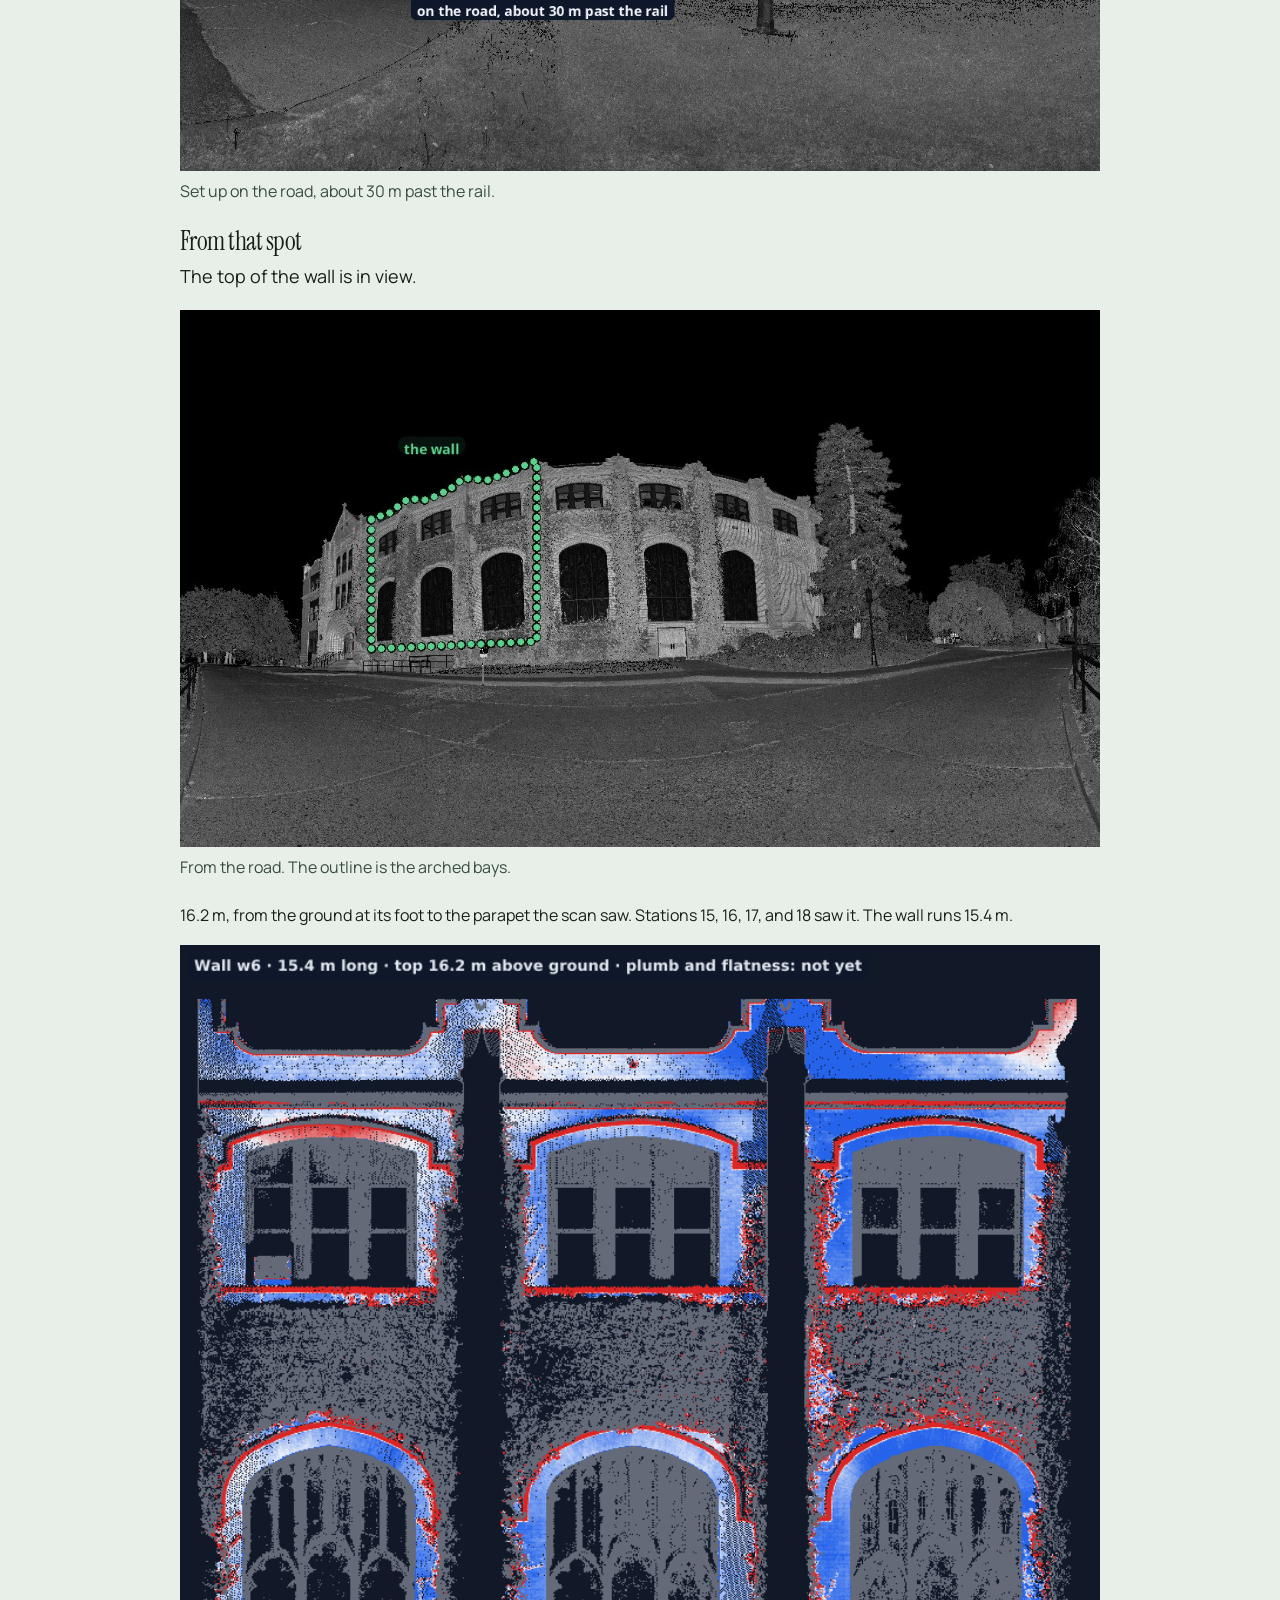
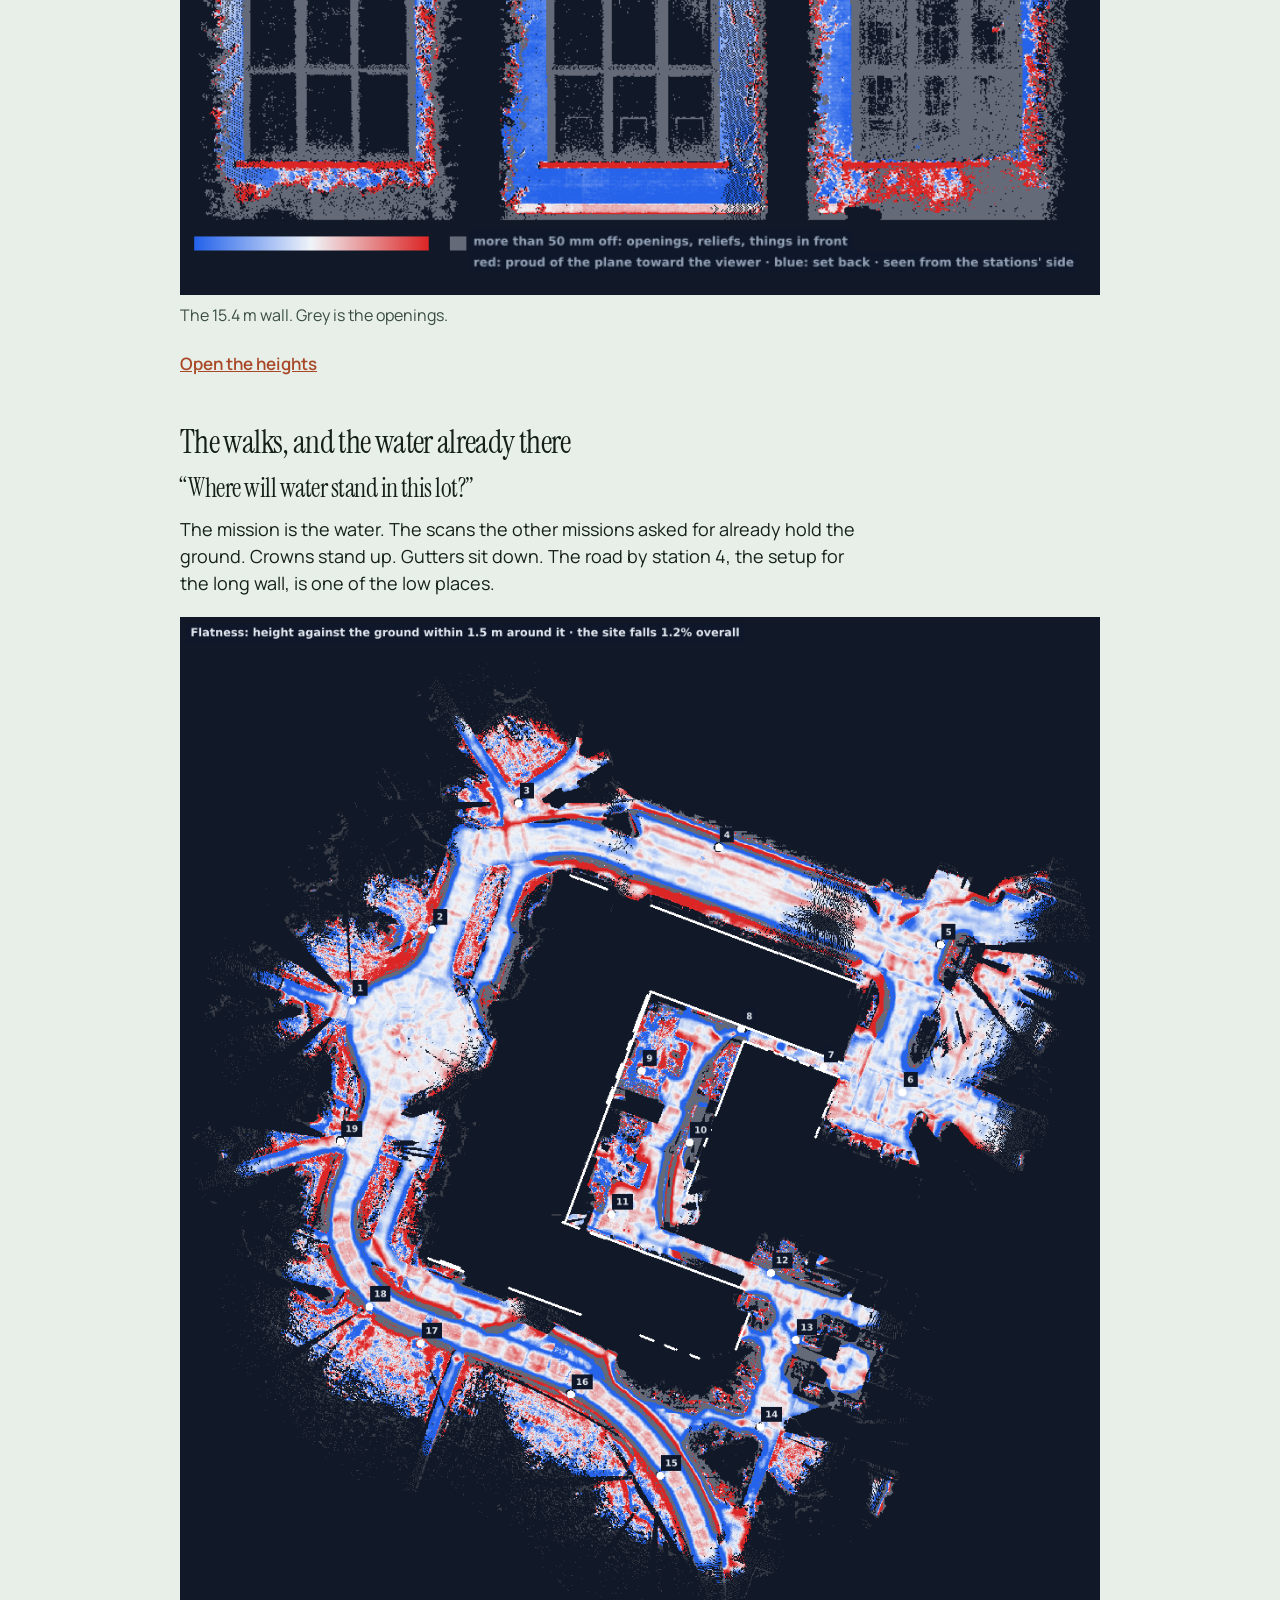
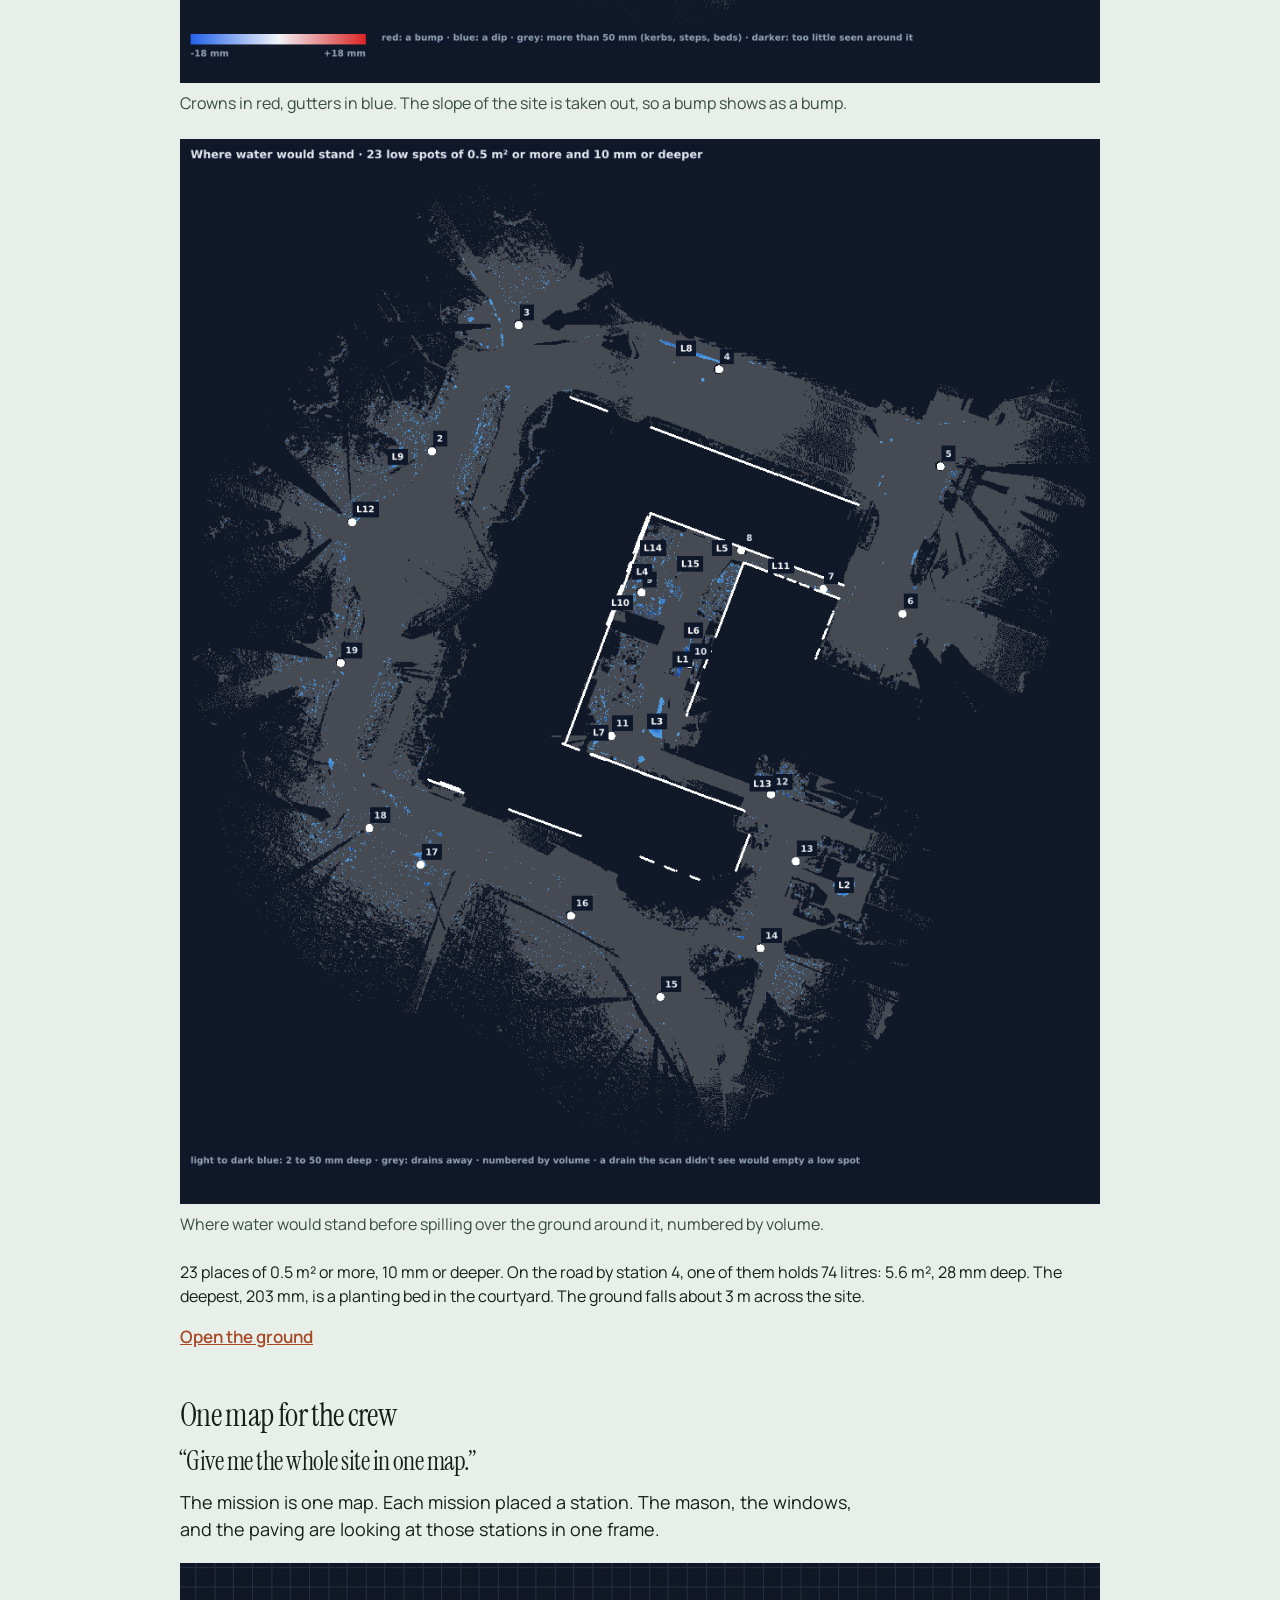
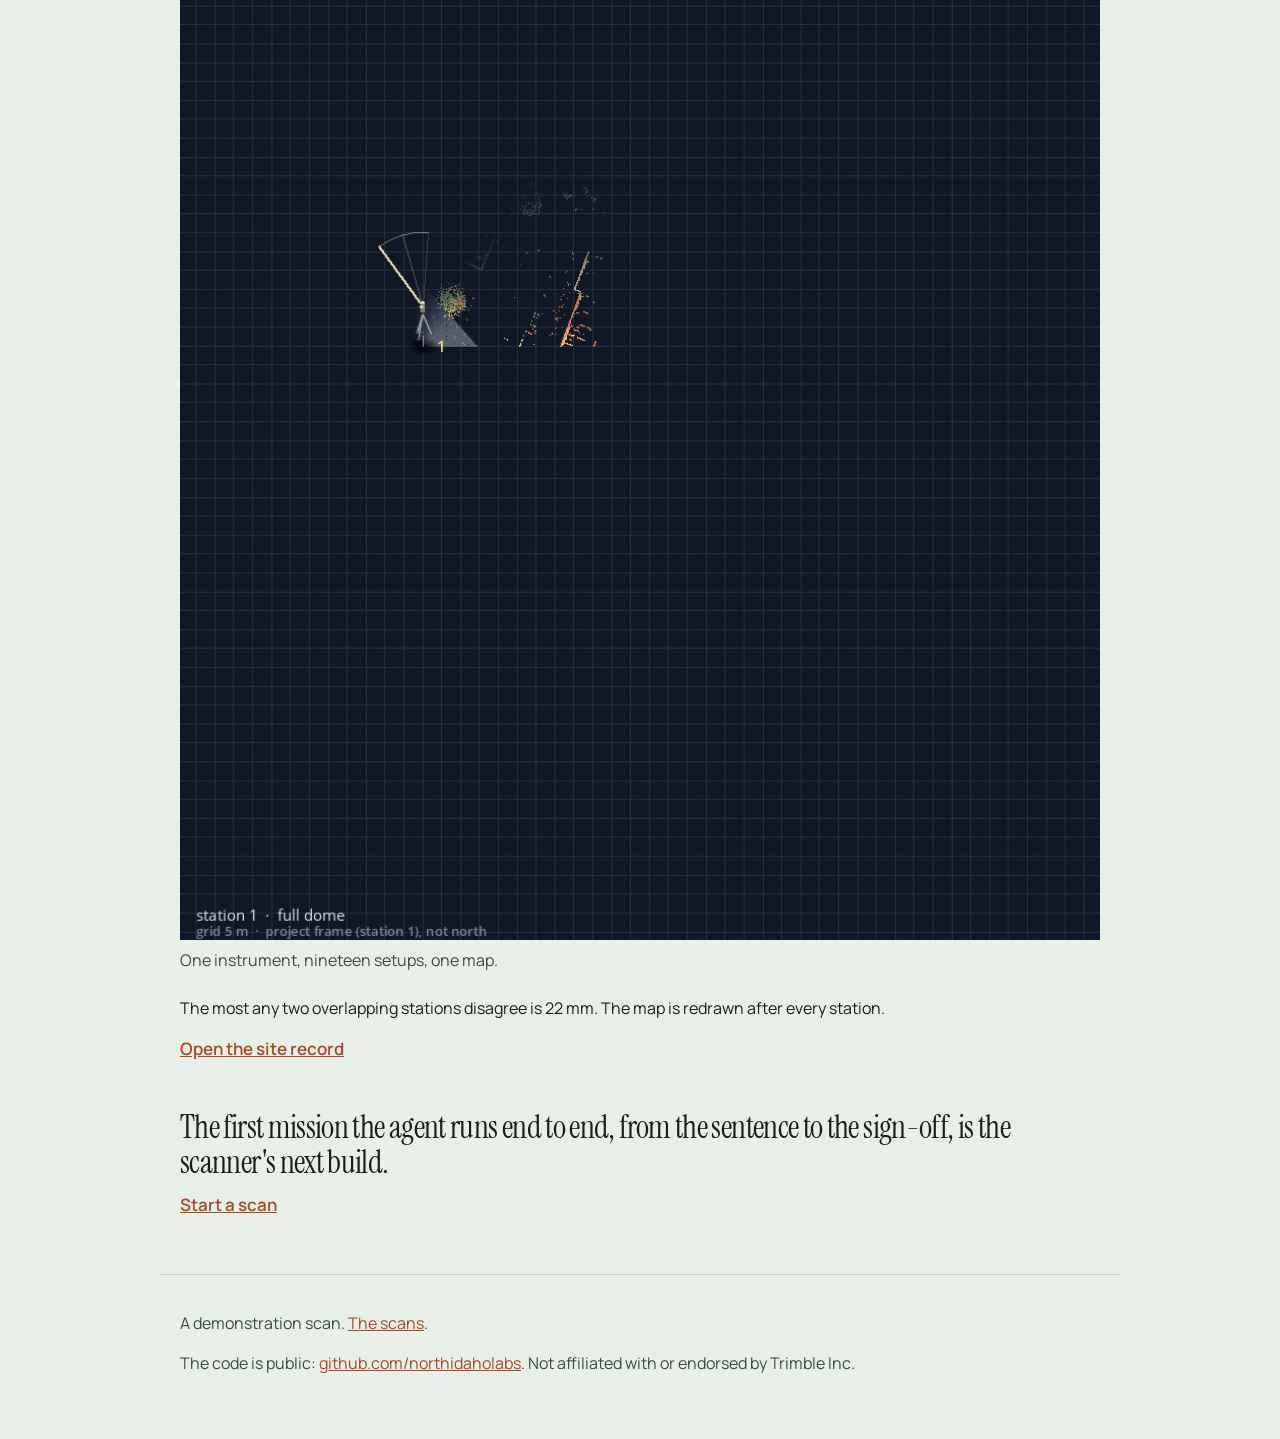
<file: visit.html>
<!doctype html>
<html lang="en">
<head>
<meta charset="utf-8">
<meta name="viewport" content="width=device-width, initial-scale=1">
<title>The visit | North Idaho Labs</title>
<meta name="description" content="You start with a mission. The agent proposes a first scan. After that scan, the result is where to stand next, on the view you already have.">
<link rel="preconnect" href="https://fonts.googleapis.com">
<link rel="preconnect" href="https://fonts.gstatic.com" crossorigin>
<link href="https://fonts.googleapis.com/css2?family=Instrument+Serif:ital@0;1&family=Manrope:wght@400;500;600&family=IBM+Plex+Mono:wght@400;500&display=swap" rel="stylesheet">
<link rel="stylesheet" href="style.css">
</head>
<body>
<header class="top">
  <a class="mark" href="./" aria-label="North Idaho Labs">
    <img src="img/logo-badge.svg" width="40" height="40" alt="">
    <span class="brand">North Idaho <em>Labs</em></span>
  </a>
  <nav><a href="./">All the work</a><a href="./#how">Where next</a><a href="./#start">Start a scan</a><a href="https://northidaholabs.com/">The lab</a></nav>
</header>
<main>
<h1>The visit</h1>
<p class="lede">You start with a mission. The agent proposes a first scan. After that scan, the result is where to stand next, drawn on the view you already have, so the mission can be answered. On the building, a mission might be the wall a new opening has to meet, the parapet a lift has to reach, the water on the walks, or one map for the crew.</p>

<section id="mission-run">
<h2>One mission, as the person sees it</h2>
<p class="lede">This is a replay. A crew set the building's 19 stations, and these frames come from a replay that reached station 11; the bridge planned its spots afterwards from each station's own points, and the agent's replies are scripted runs on the simulator.</p>
<div class="frames">
<figure>
  <img src="img/visit/1-mission.jpg" width="358" height="393" alt="The field app's mission card for a demonstration scan, listing four wall faces with the state of each.">
  <figcaption>The sentence. The person says what the job has to answer; the mission card holds it, and each question gets one line.</figcaption>
</figure>
<figure>
  <img src="img/visit/2-where.jpg" width="358" height="768" alt="Station 11's view in a demonstration scan, with the next station drawn as a tripod at real size 10 m away, the walking path to it and a nearby landmark.">
  <figcaption>The next station. Drawn into the view the person already has: the tripod the size it will be there, the walk to it, and what it stands beside.</figcaption>
</figure>
<figure>
  <img src="img/visit/3-chosen.jpg" width="358" height="792" alt="The same view after the person chose the spot: the tripod turns green and the card says chosen.">
  <figcaption>The move. The person chose the spot, or would have ruled it out and said why. Either way it is one line in the record, and the agent reads it there.</figcaption>
</figure>
<figure>
  <img src="img/visit/4a-not-yet.jpg" width="358" height="527" alt="The mission card at nine stations, with the first face open. It reads not yet: the face has passed from one station and needs one more, and the card shows the tolerance the job set.">
  <figcaption>The answer that waited. At nine stations the first face had passed once, which is not an answer yet; the card says what it is waiting for, and the tolerance the job set.</figcaption>
</figure>
<figure>
  <img src="img/visit/4b-answered.jpg" width="358" height="751" alt="The same face at eleven stations, now answered within tolerance, with the bridge's note and a heat map of the face.">
  <figcaption>The answer. Two stations later the face had been seen again and agreed, and the line changed by itself, with the picture behind it and the call against the tolerance.</figcaption>
</figure>
<figure>
  <img src="img/visit/5-signed-off.jpg" width="358" height="397" alt="The mission card after sign-off: three faces answered and the fourth declined with its reason.">
  <figcaption>The sign-off. Three faces answered. The fourth never came back into view, so it is declined with that reason rather than guessed. Nothing is open, and the person signs once.</figcaption>
</figure>
</div>
</section>

<h2 id="facade">The wall a new opening has to meet</h2>
<blockquote class="prompt">Is the long facade plumb, within a quarter inch in ten feet?</blockquote>
<p class="lede">The suggestion is a first scan with the wall in view. Station 3 is that scan. Drawn on it is where to stand next: on the road, about 40 m along the wall, past the shelter.</p>
<h3>Where to stand</h3>
<p class="lede">On the road, about 40 m along the wall, past the shelter.</p>
<figure>
  <img src="img/station-3.jpg?v=4" alt="Station 3's view. The long wall is marked seen, the shelter is the landmark, and the next setup is drawn on the road past it.">
  <figcaption>Set up on the road, about 40 m along the wall, past the shelter.</figcaption>
</figure>
<h3>From that spot</h3>
<p class="lede">Nothing stands in front of the wall.</p>
<figure>
  <img src="img/station-4.jpg?v=2" alt="Station 4's view of the long wall, marked seen. Nothing stands in front of it.">
  <figcaption>From the road. The outline stops where the wall turns.</figcaption>
</figure>
<p>4.1 mm out of plumb (3/16 in) over 14.6 m. The top leans toward the side it was scanned from. The tolerance gives no allowance for 14.6 m of height. Flat to 7.6 mm RMS. Stations 3, 4, 5, and 6 saw it. The plane runs 44.4 m.</p>
<figure>
  <img src="img/wall-w2.png" alt="Heat map of the 44.4 m plane. Red stands proud of the plane. Blue sits back.">
  <figcaption>The 44.4 m plane. Red stands proud. Blue sits back.</figcaption>
</figure>
<p class="ask"><a href="walls.html">Open the walls</a></p>

<h2 id="height">The parapet, and how high the lift goes</h2>
<blockquote class="prompt">How tall is the wall, from the ground at its foot?</blockquote>
<p class="lede">The suggestion is a first scan with the bays in view. Station 17 is that scan. The top is still ahead, and drawn on the picture is where to stand next: on the road, about 30 m past the rail.</p>
<h3>Where to stand</h3>
<p class="lede">On the road, about 30 m past the rail.</p>
<figure>
  <img src="img/station-17.jpg?v=1" alt="Station 17's view. The arched wall is marked seen, the rail is the landmark, and the next setup is drawn on the road past it.">
  <figcaption>Set up on the road, about 30 m past the rail.</figcaption>
</figure>
<h3>From that spot</h3>
<p class="lede">The top of the wall is in view.</p>
<figure>
  <img src="img/station-16.jpg?v=2" alt="Station 16's view of the arched wall, marked seen. The top of the wall is in view.">
  <figcaption>From the road. The outline is the arched bays.</figcaption>
</figure>
<p>16.2 m, from the ground at its foot to the parapet the scan saw. Stations 15, 16, 17, and 18 saw it. The wall runs 15.4 m.</p>
<figure>
  <img src="img/wall-w6.png" alt="Heat map of the 15.4 m wall. Grey is the openings. Its top stands 16.2 m above the ground at its foot.">
  <figcaption>The 15.4 m wall. Grey is the openings.</figcaption>
</figure>
<p class="ask"><a href="heights.html">Open the heights</a></p>

<h2 id="water">The walks, and the water already there</h2>
<blockquote class="prompt">Where will water stand in this lot?</blockquote>
<p class="lede">The mission is the water. The scans the other missions asked for already hold the ground. Crowns stand up. Gutters sit down. The road by station 4, the setup for the long wall, is one of the low places.</p>
<figure>
  <img src="img/flatness.png" alt="Plan of the site coloured by height against the ground within 1.5 m: road crowns in red, gutters along the road edges in blue.">
  <figcaption>Crowns in red, gutters in blue. The slope of the site is taken out, so a bump shows as a bump.</figcaption>
</figure>
<figure>
  <img src="img/low_spots.png" alt="Plan of the site with places where water would stand shaded blue and numbered by volume.">
  <figcaption>Where water would stand before spilling over the ground around it, numbered by volume.</figcaption>
</figure>
<p>23 places of 0.5 m² or more, 10 mm or deeper. On the road by station 4, one of them holds 74 litres: 5.6 m², 28 mm deep. The deepest, 203 mm, is a planting bed in the courtyard. The ground falls about 3 m across the site.</p>
<p class="ask"><a href="surfaces.html">Open the ground</a></p>

<h2 id="site">One map for the crew</h2>
<blockquote class="prompt">Give me the whole site in one map.</blockquote>
<p class="lede">The mission is one map. Each mission placed a station. The mason, the windows, and the paving are looking at those stations in one frame.</p>
<figure>
  <picture>
    <source srcset="img/admin-plan.jpg" media="(prefers-reduced-motion: reduce)">
    <img src="img/admin-scan.gif?v=3" alt="One instrument moves through the nineteen setups. At each stop the dome it measured joins the map.">
  </picture>
  <figcaption>One instrument, nineteen setups, one map.</figcaption>
</figure>
<p>The most any two overlapping stations disagree is 22 mm. The map is redrawn after every station.</p>
<p class="ask"><a href="site-record.html">Open the site record</a></p>

<h2>The first mission the agent runs end to end, from the sentence to the sign-off, is the scanner's next build.</h2>
<p class="ask"><a href="mailto:contact@northidaholabs.com?subject=Site%20scan&amp;body=Site%20address%3A%0A%0AWhat%20the%20scan%20has%20to%20answer%3A%0A">Start a scan</a></p>
</main>
<footer>
  <p>A demonstration scan. <a href="./">The scans</a>.</p>
  <p>The code is public: <a href="https://github.com/northidaholabs">github.com/northidaholabs</a>. Not affiliated with or endorsed by Trimble Inc.</p>
</footer>
</body>
</html>
</file>
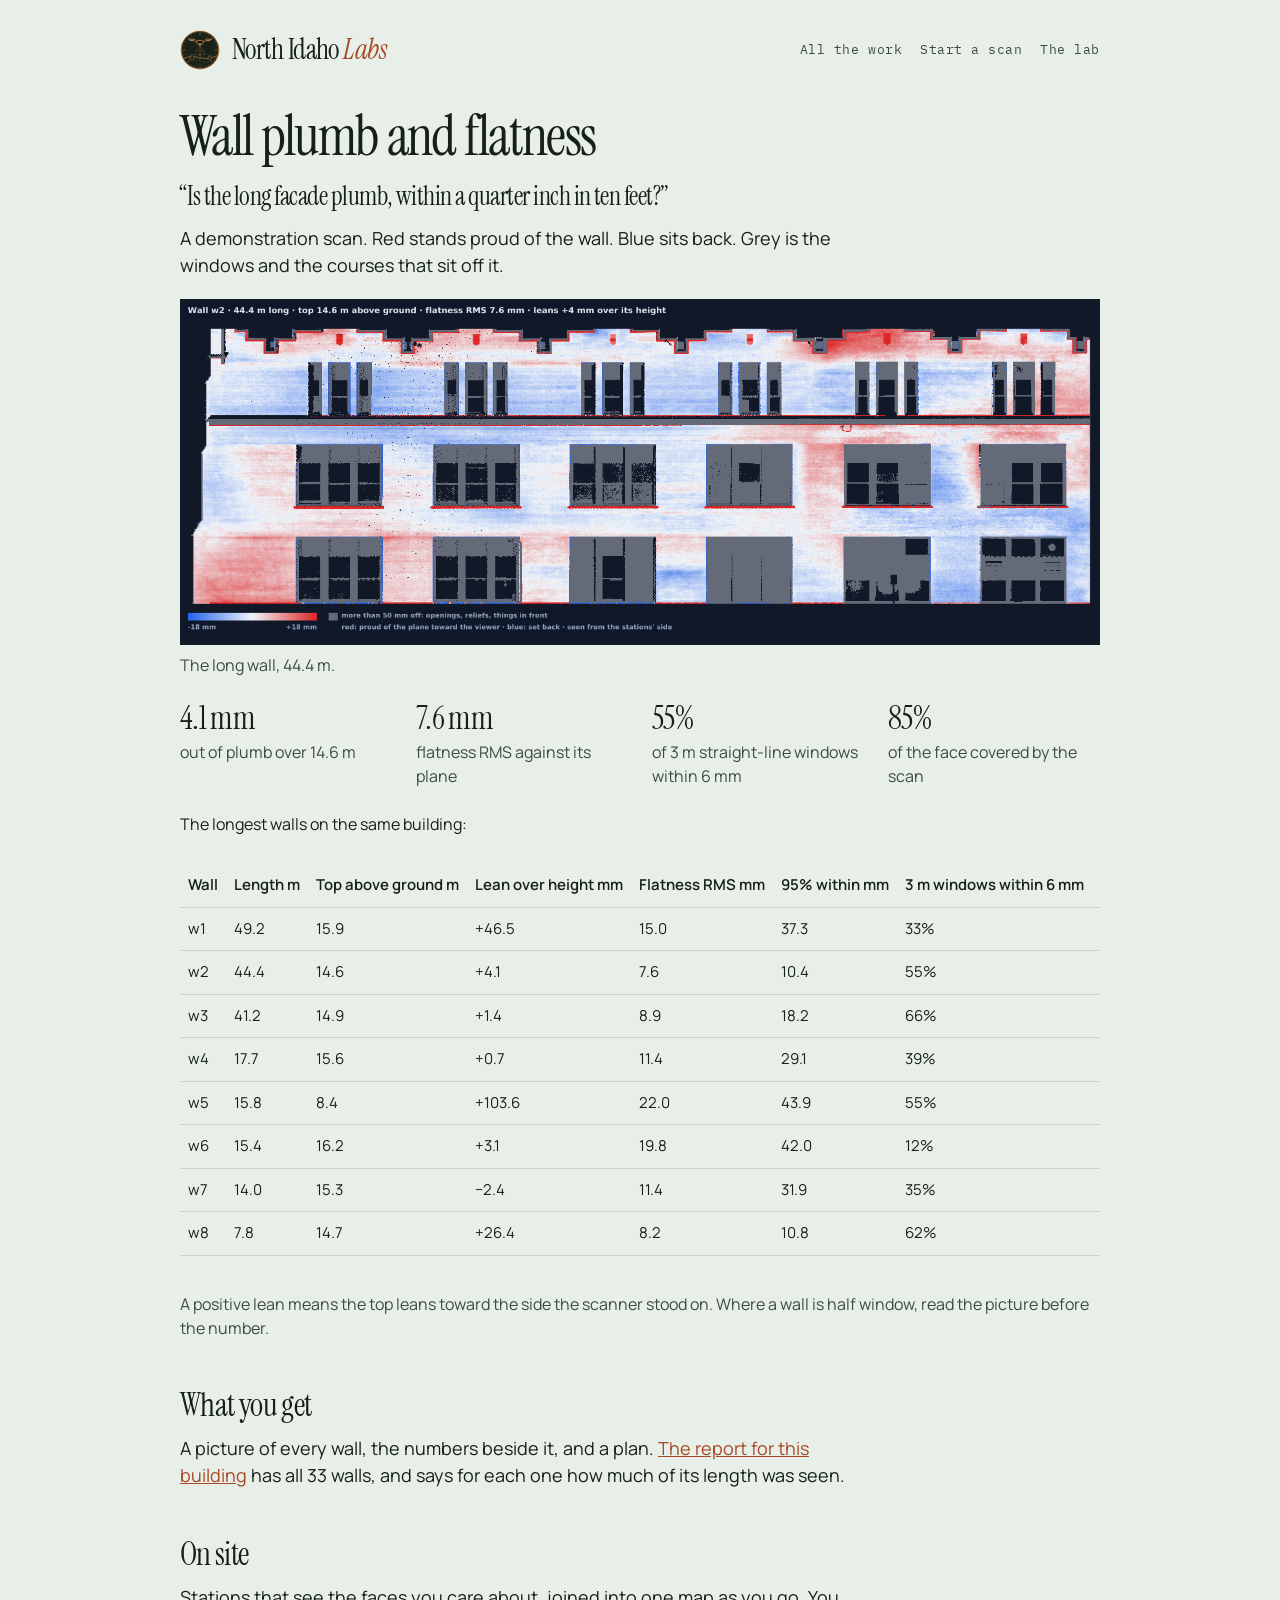
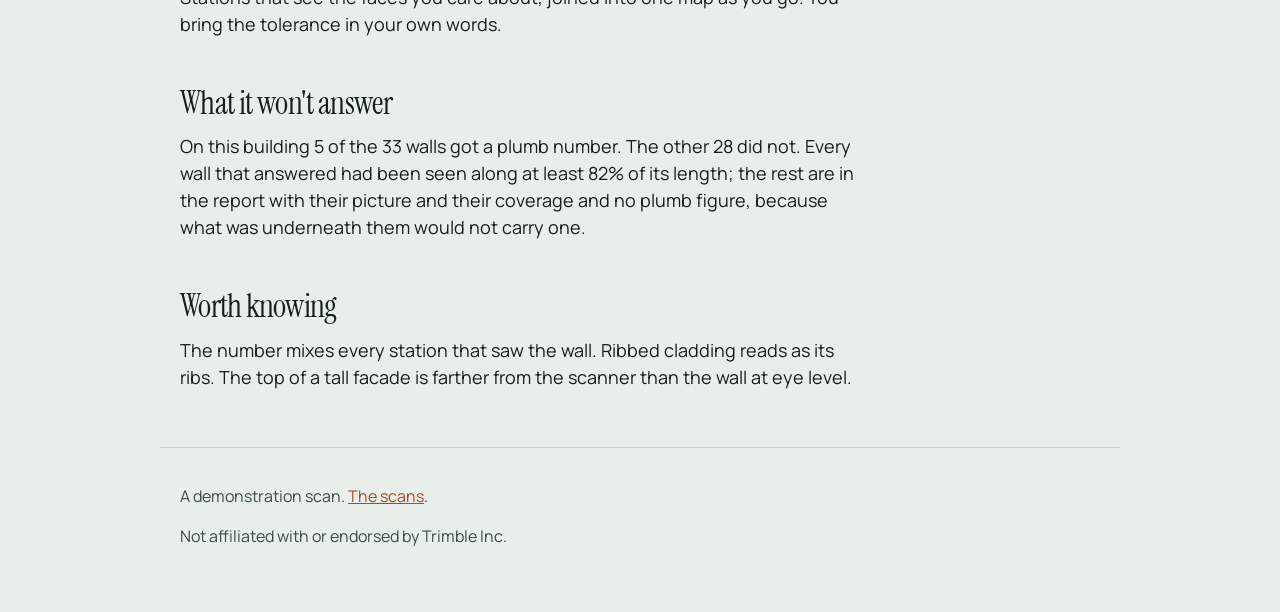
<file: walls.html>
<!doctype html>
<html lang="en">
<head>
<meta charset="utf-8">
<meta name="viewport" content="width=device-width, initial-scale=1">
<title>Wall plumb and flatness</title>
<meta name="description" content="Is the long facade plumb, within a quarter inch in ten feet? From a demonstration scan.">
<link rel="preconnect" href="https://fonts.googleapis.com">
<link rel="preconnect" href="https://fonts.gstatic.com" crossorigin>
<link href="https://fonts.googleapis.com/css2?family=Instrument+Serif:ital@0;1&family=Manrope:wght@400;500;600&family=IBM+Plex+Mono:wght@400;500&display=swap" rel="stylesheet">
<link rel="stylesheet" href="style.css">
</head>
<body>
<header class="top">
  <a class="mark" href="./" aria-label="North Idaho Labs">
    <img src="img/logo-badge.svg" width="40" height="40" alt="">
    <span class="brand">North Idaho <em>Labs</em></span>
  </a>
  <nav><a href="./">All the work</a><a href="./#start">Start a scan</a><a href="https://northidaholabs.com/">The lab</a></nav>
</header>
<main>
<h1>Wall plumb and flatness</h1>
<blockquote class="prompt">Is the long facade plumb, within a quarter inch in ten feet?</blockquote>
<p class="lede">A demonstration scan. Red stands proud of the wall. Blue sits back. Grey is the windows and the courses that sit off it.</p>

<figure>
  <img src="img/wall-w2.png" alt="Heat map of the 44.4 m facade. Red stands proud of the plane. Blue sits back.">
  <figcaption>The long wall, 44.4 m.</figcaption>
</figure>
<div class="facts">
  <div><b>4.1 mm</b><span>out of plumb over 14.6 m</span></div>
  <div><b>7.6 mm</b><span>flatness RMS against its plane</span></div>
  <div><b>55%</b><span>of 3 m straight-line windows within 6 mm</span></div>
  <div><b>85%</b><span>of the face covered by the scan</span></div>
</div>
<p>The longest walls on the same building:</p>
<div class="scroll">
<table>
<tr><th>Wall</th><th>Length m</th><th>Top above ground m</th><th>Lean over height mm</th><th>Flatness RMS mm</th><th>95% within mm</th><th>3 m windows within 6 mm</th><th>Openings and reliefs</th></tr>
<tr><td>w1</td><td>49.2</td><td>15.9</td><td>+46.5</td><td>15.0</td><td>37.3</td><td>33%</td><td>35%</td></tr>
<tr><td>w2</td><td>44.4</td><td>14.6</td><td>+4.1</td><td>7.6</td><td>10.4</td><td>55%</td><td>29%</td></tr>
<tr><td>w3</td><td>41.2</td><td>14.9</td><td>+1.4</td><td>8.9</td><td>18.2</td><td>66%</td><td>28%</td></tr>
<tr><td>w4</td><td>17.7</td><td>15.6</td><td>+0.7</td><td>11.4</td><td>29.1</td><td>39%</td><td>35%</td></tr>
<tr><td>w5</td><td>15.8</td><td>8.4</td><td>+103.6</td><td>22.0</td><td>43.9</td><td>55%</td><td>49%</td></tr>
<tr><td>w6</td><td>15.4</td><td>16.2</td><td>+3.1</td><td>19.8</td><td>42.0</td><td>12%</td><td>61%</td></tr>
<tr><td>w7</td><td>14.0</td><td>15.3</td><td>−2.4</td><td>11.4</td><td>31.9</td><td>35%</td><td>43%</td></tr>
<tr><td>w8</td><td>7.8</td><td>14.7</td><td>+26.4</td><td>8.2</td><td>10.8</td><td>62%</td><td>33%</td></tr>
</table>
</div>
<p class="muted">A positive lean means the top leans toward the side the scanner stood on. Where a wall is half window, read the picture before the number.</p>

<h2>What you get</h2>
<p class="lede">A picture of every wall, the numbers beside it, and a plan. <a href="samples/admin/report.html">The report for this building</a> has all 33 walls, and says for each one how much of its length was seen.</p>

<h2>On site</h2>
<p class="lede">Stations that see the faces you care about, joined into one map as you go. You bring the tolerance in your own words.</p>

<h2>What it won't answer</h2>
<p class="lede">On this building 5 of the 33 walls got a plumb number. The other 28 did not. Every wall that answered had been seen along at least 82% of its length; the rest are in the report with their picture and their coverage and no plumb figure, because what was underneath them would not carry one.</p>

<h2>Worth knowing</h2>
<p class="lede">The number mixes every station that saw the wall. Ribbed cladding reads as its ribs. The top of a tall facade is farther from the scanner than the wall at eye level.</p>
</main>
<footer>
  <p>A demonstration scan. <a href="./">The scans</a>.</p>
  <p>Not affiliated with or endorsed by Trimble Inc.</p>
</footer>
</body>
</html>
</file>
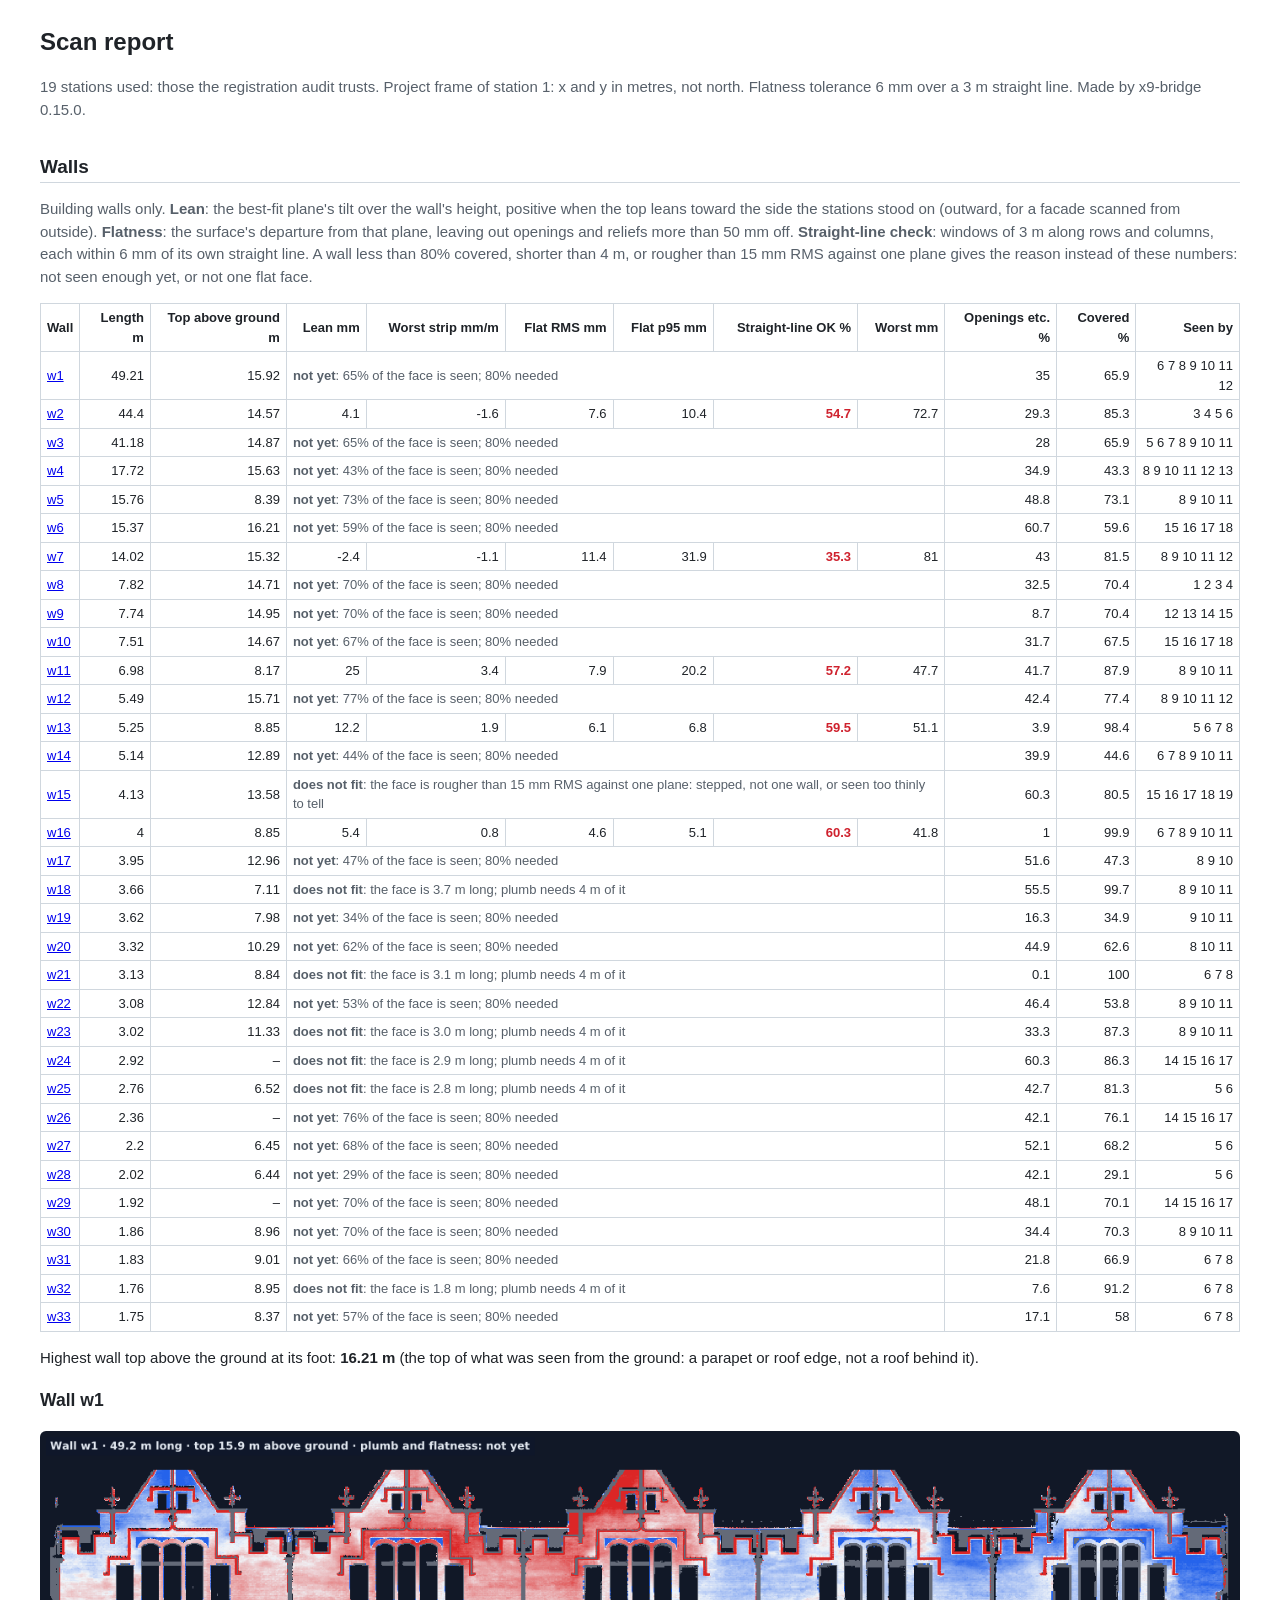
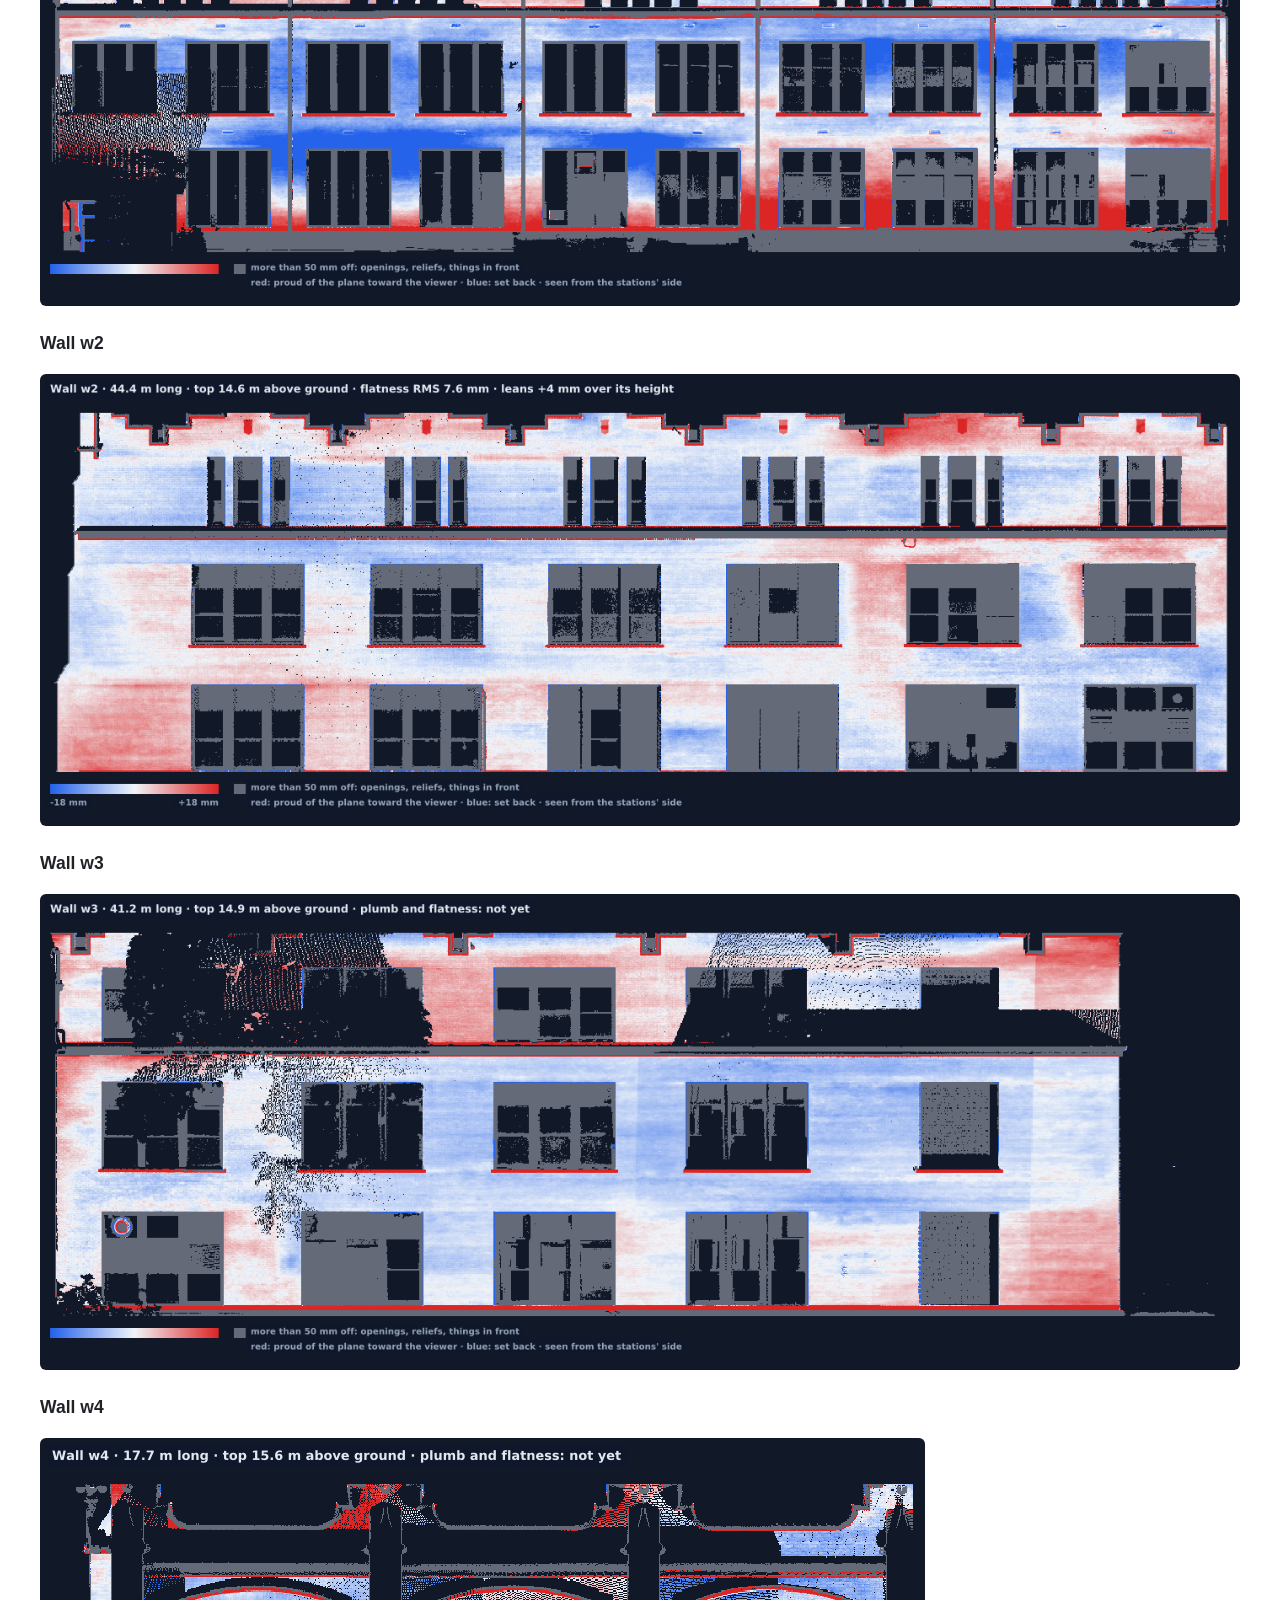
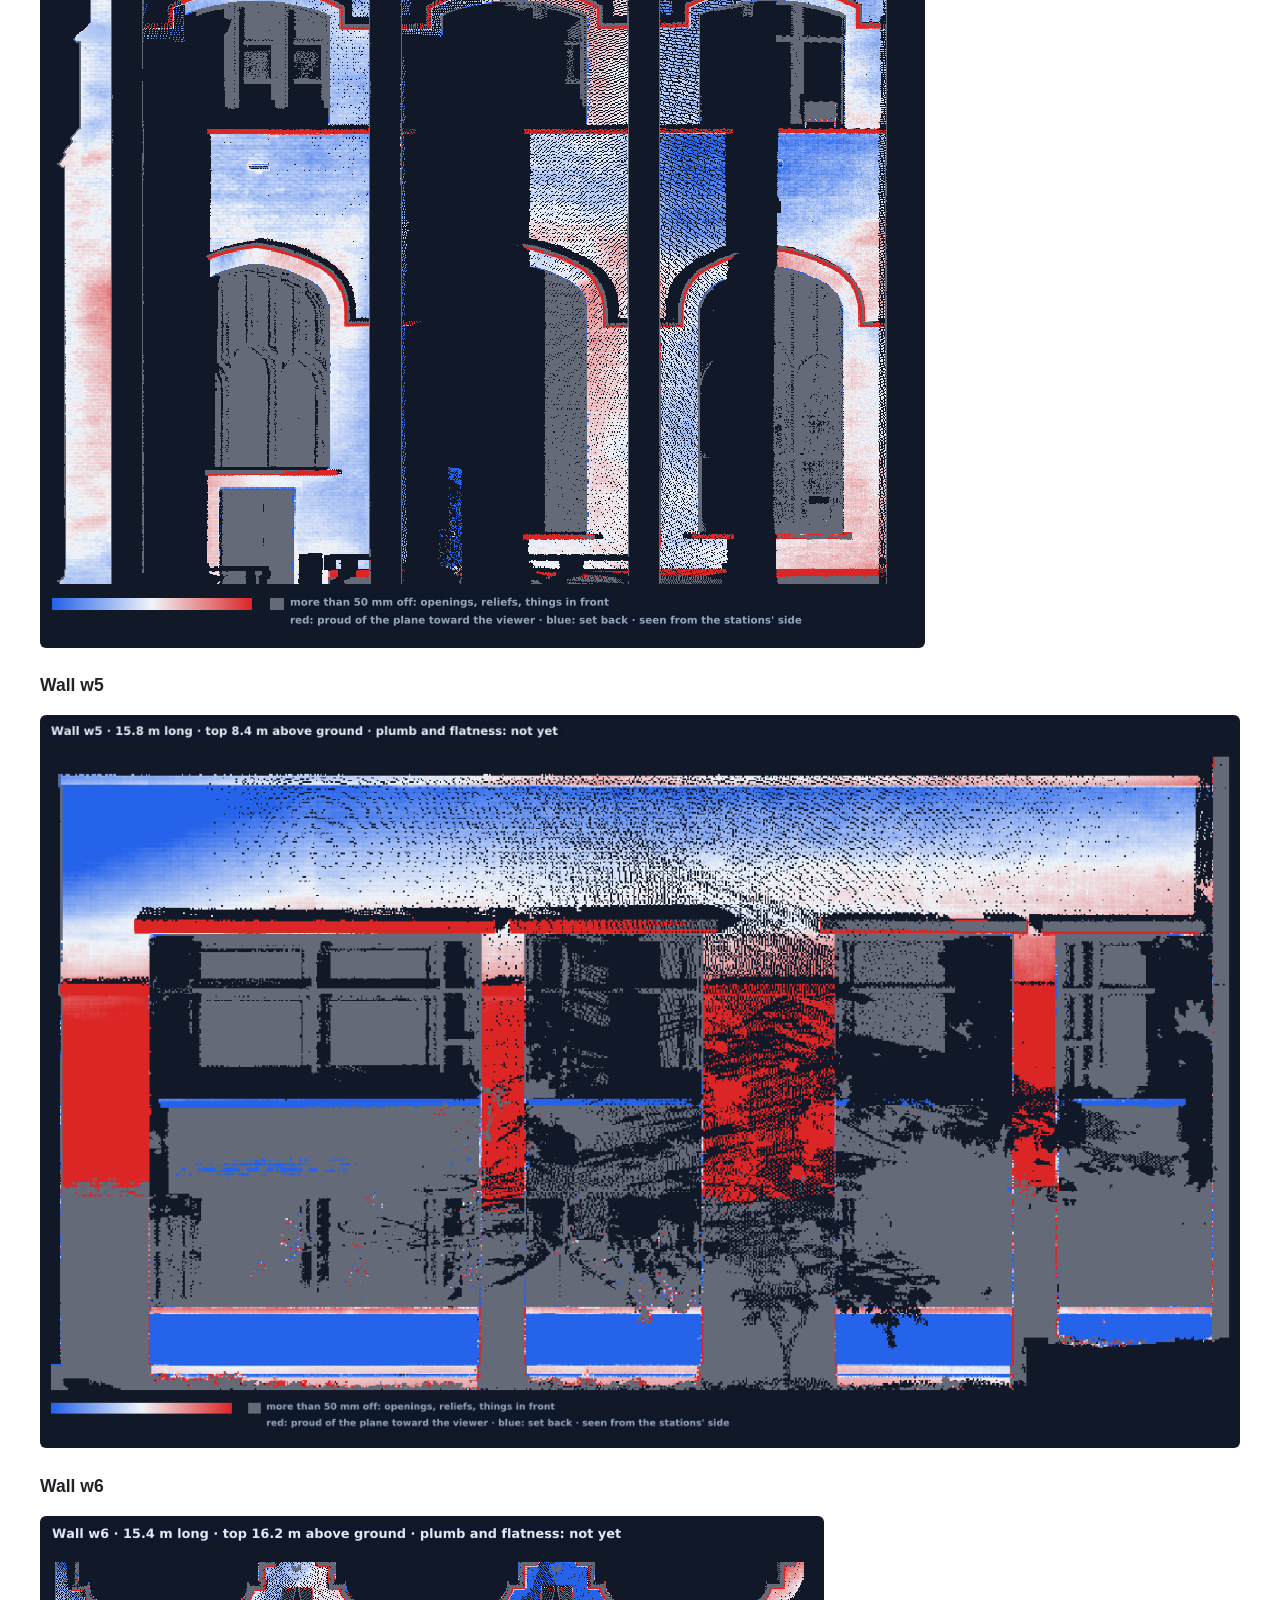
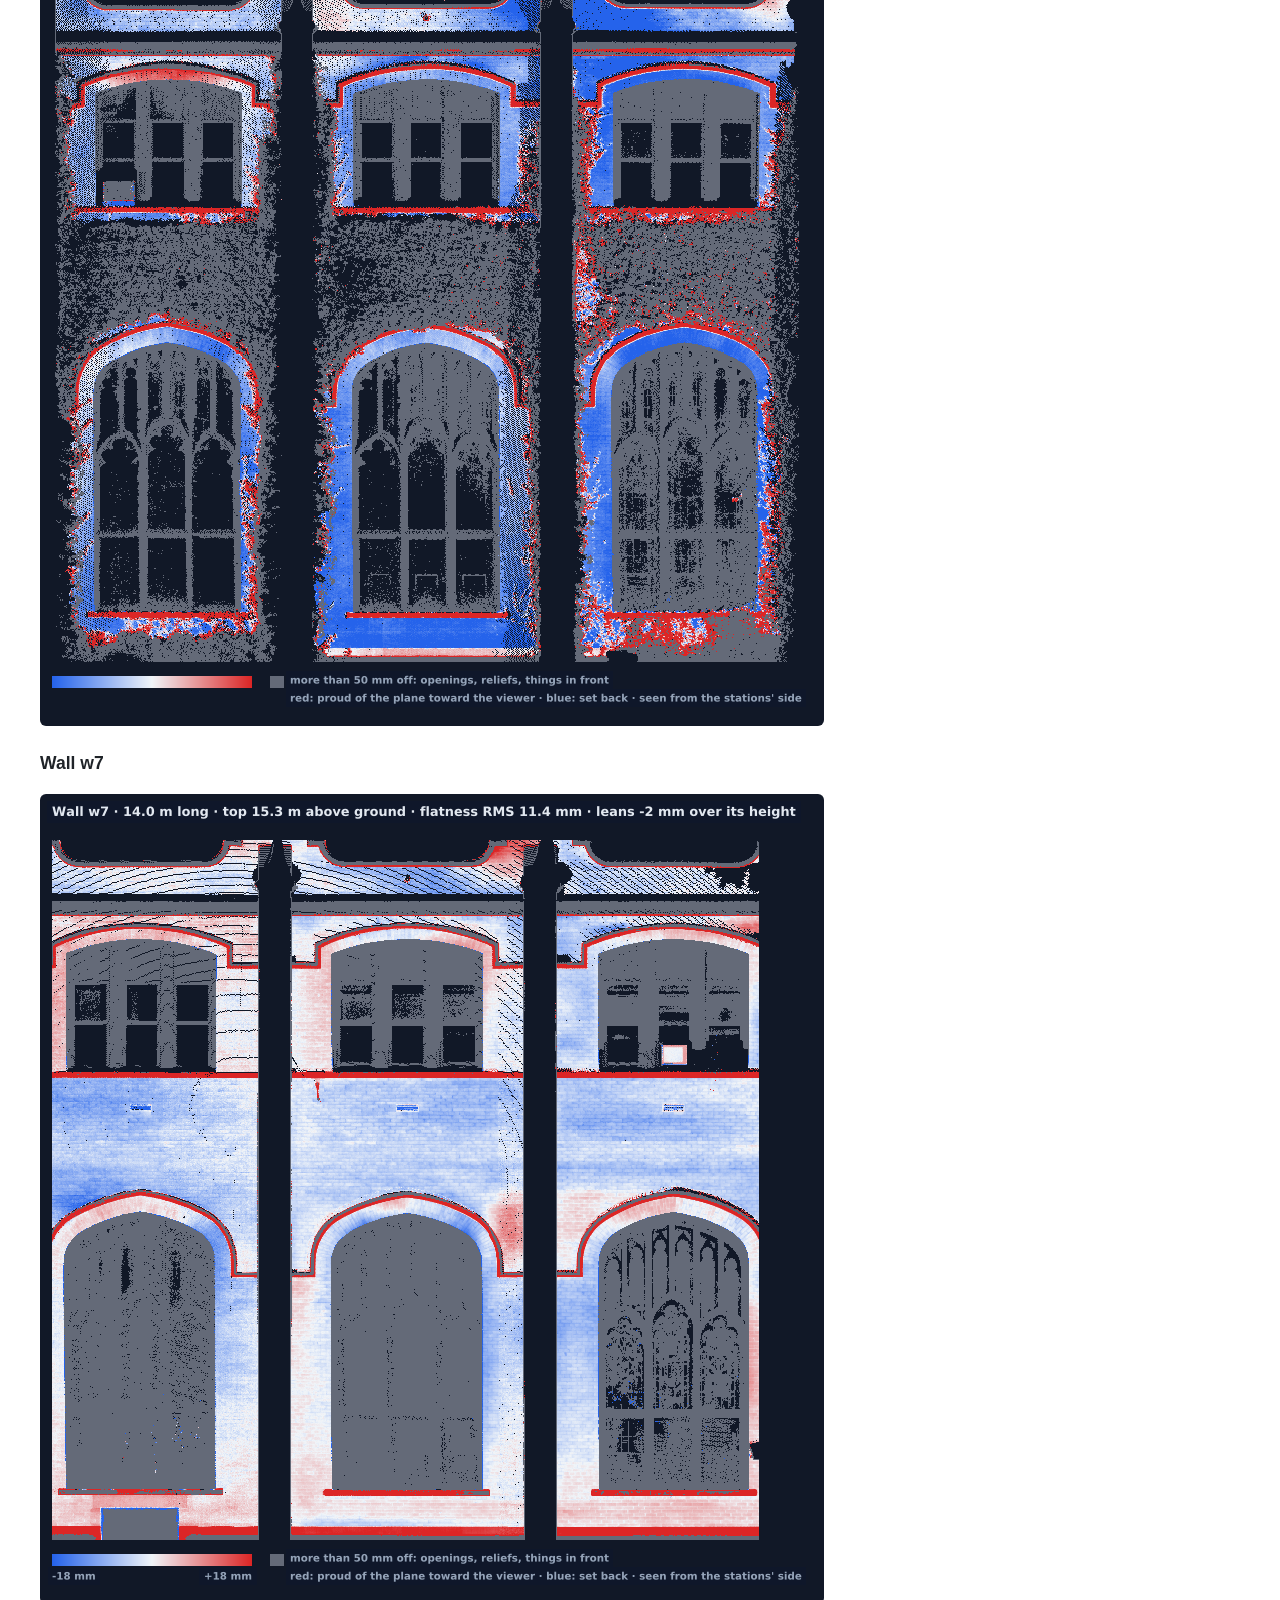
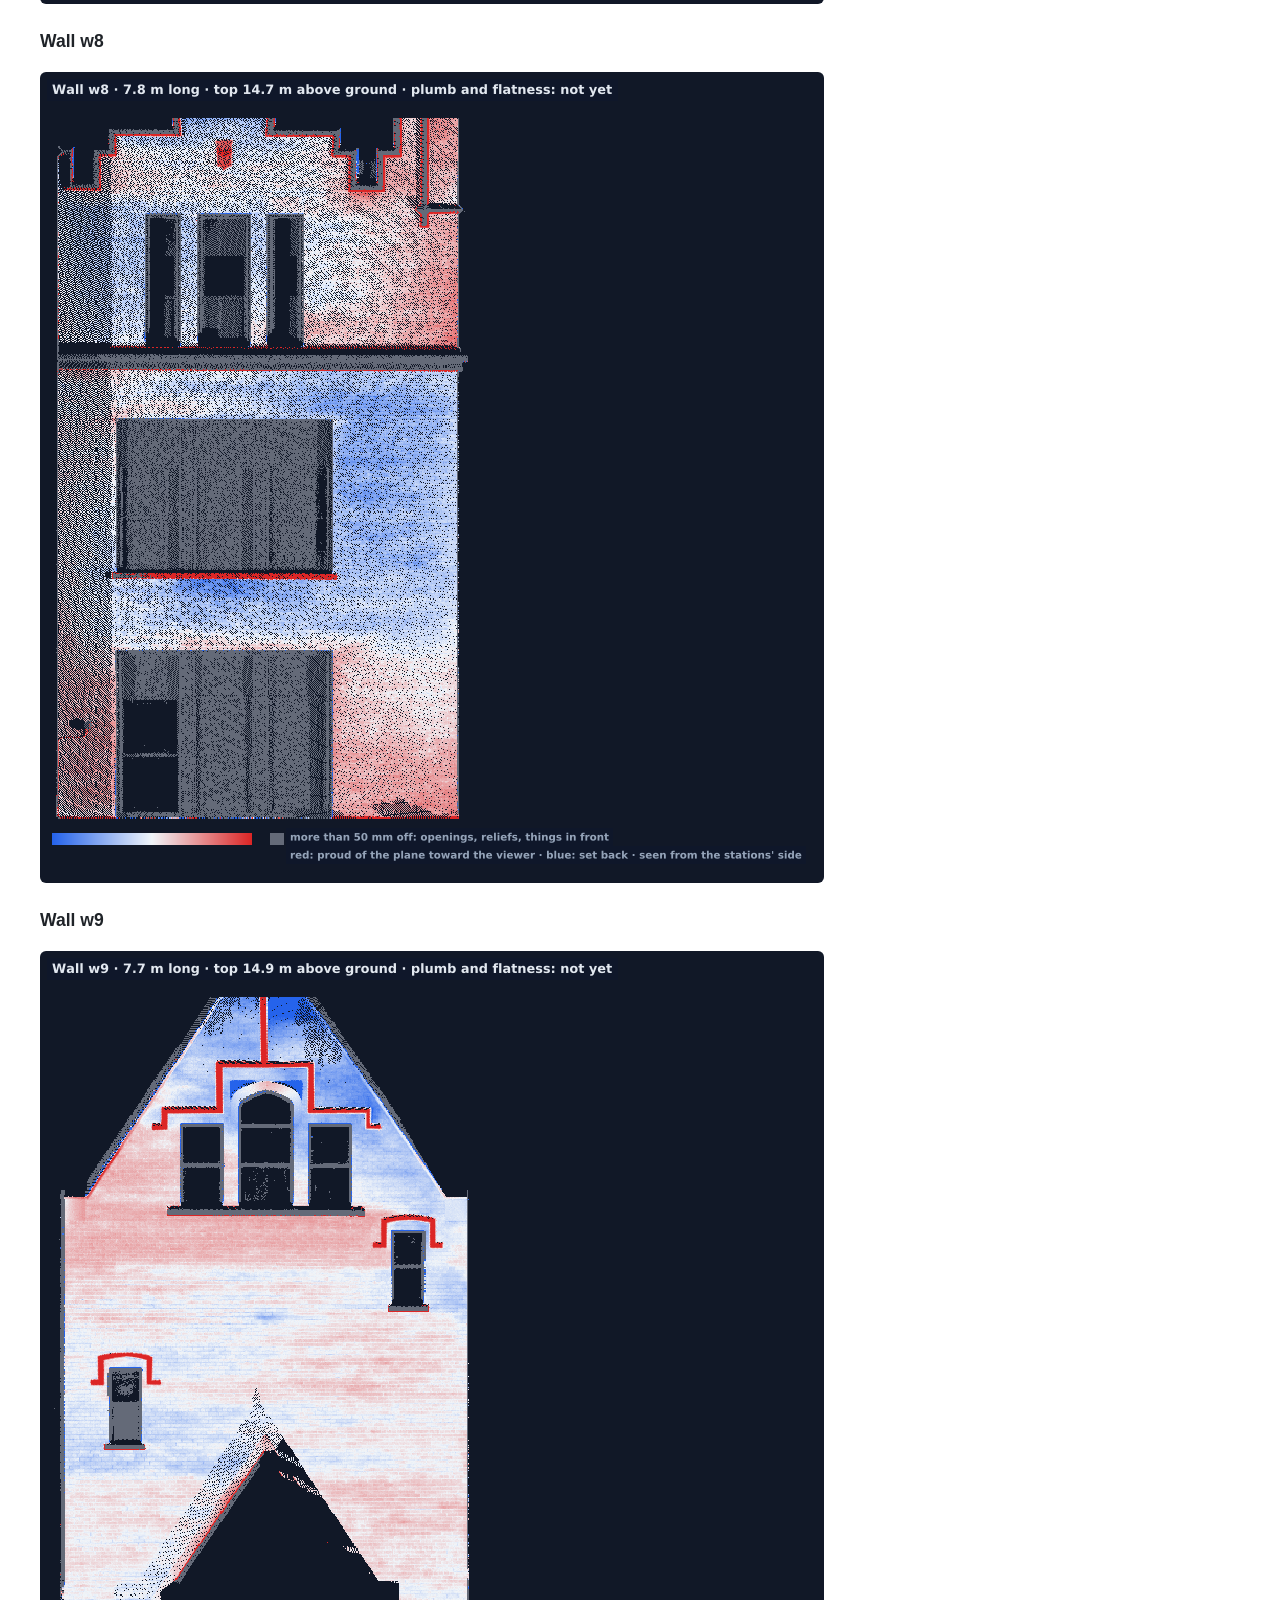
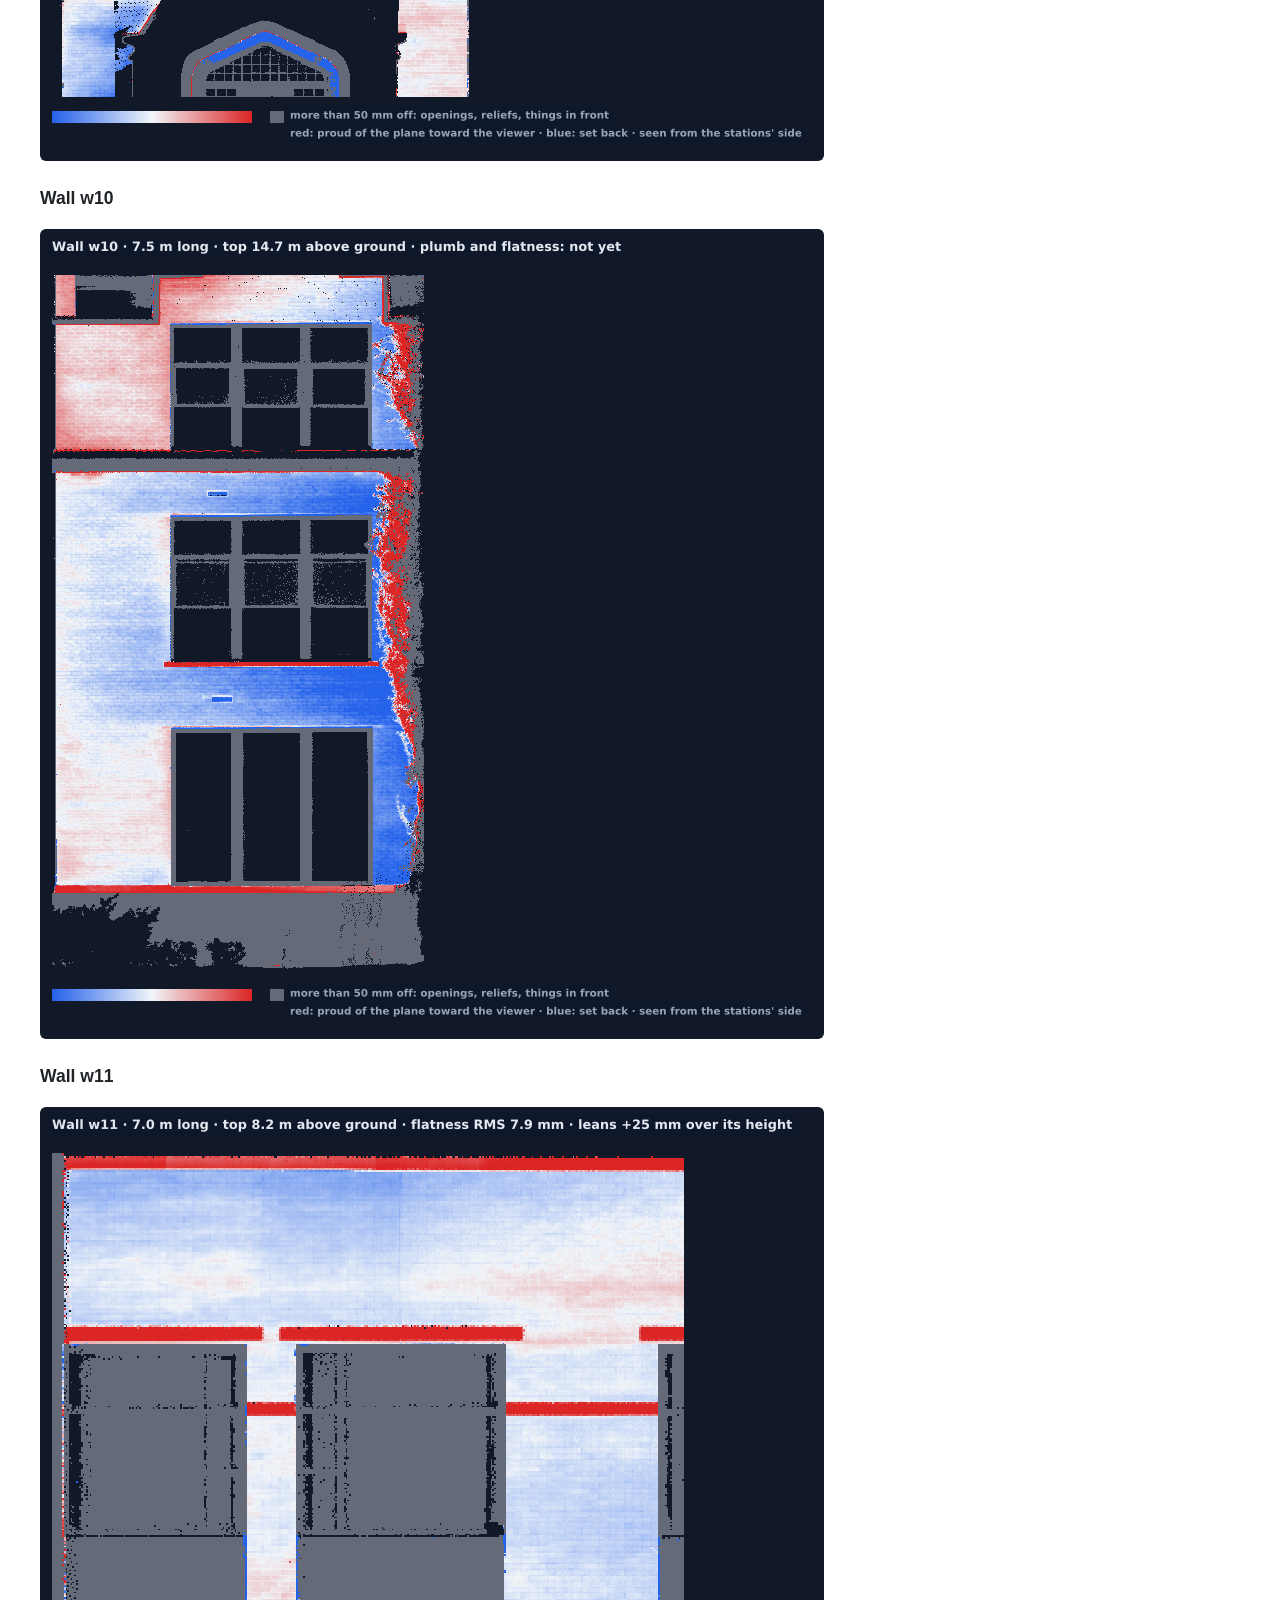
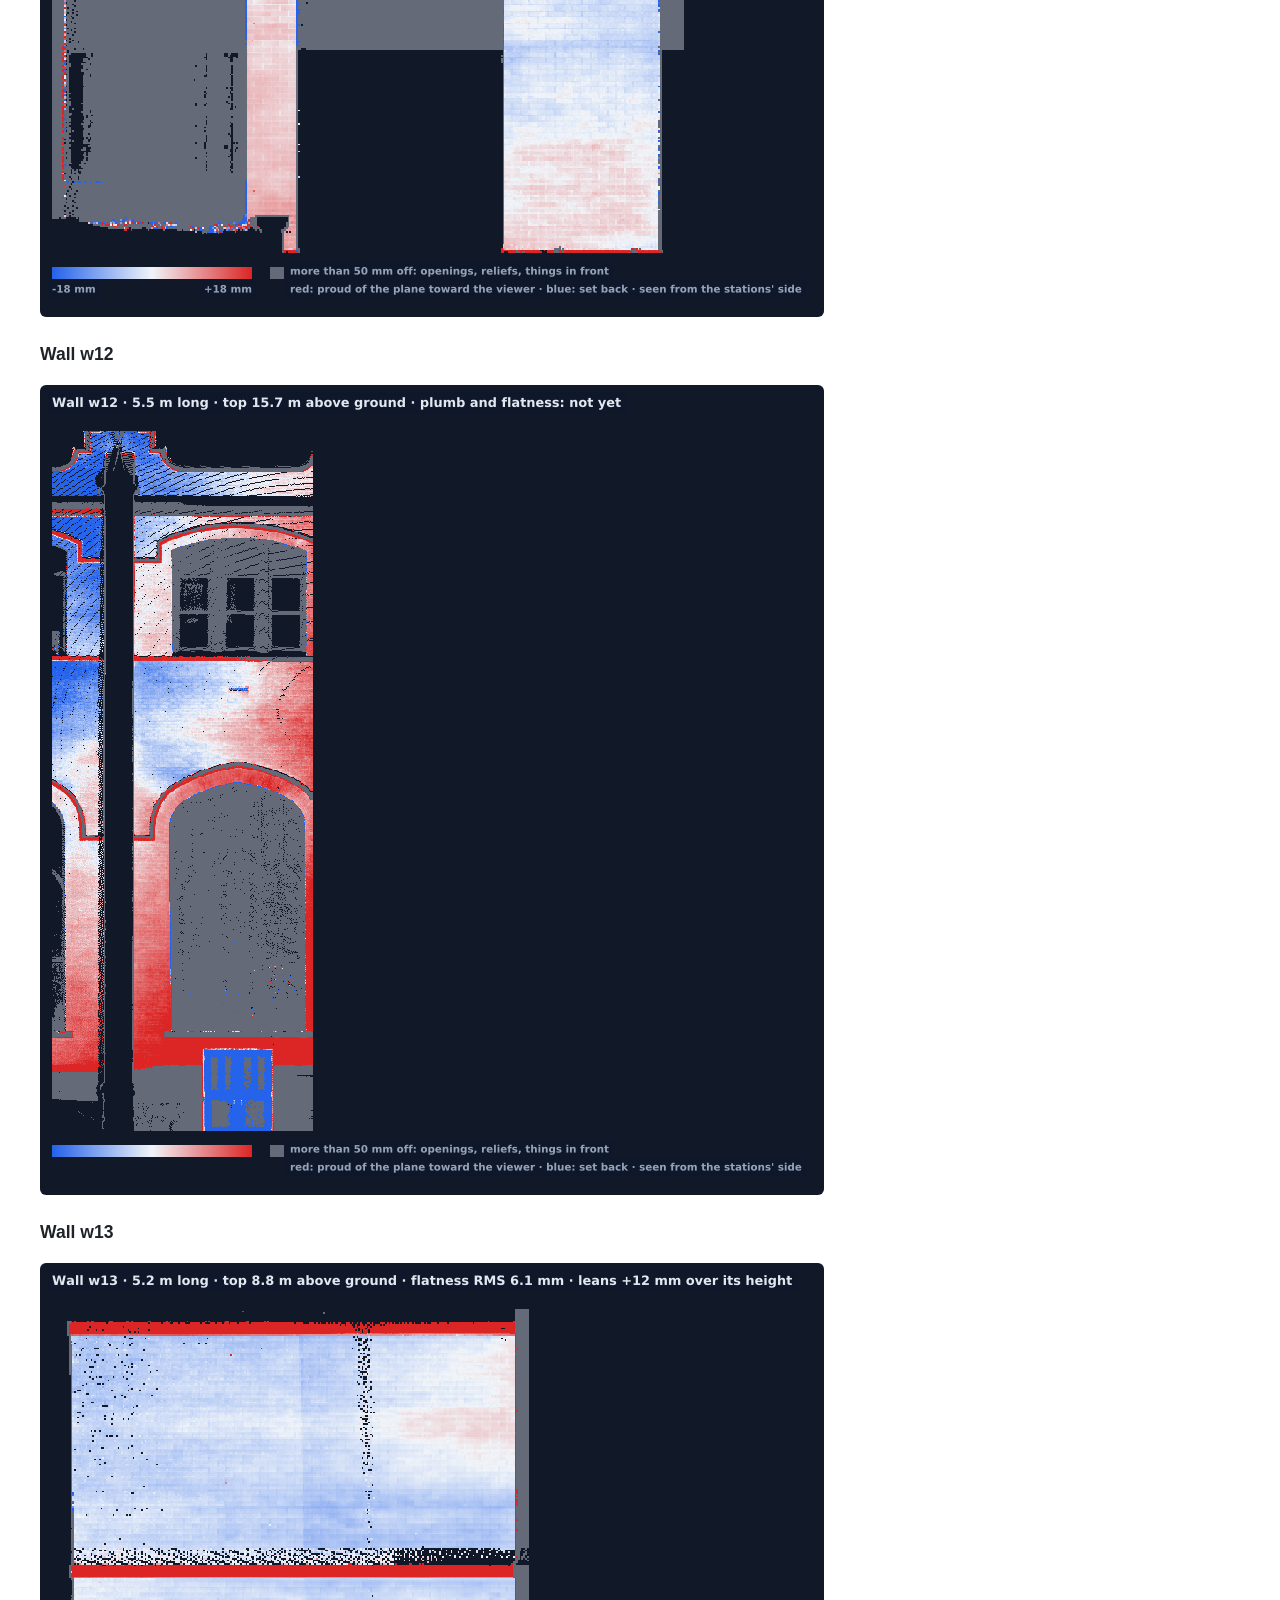
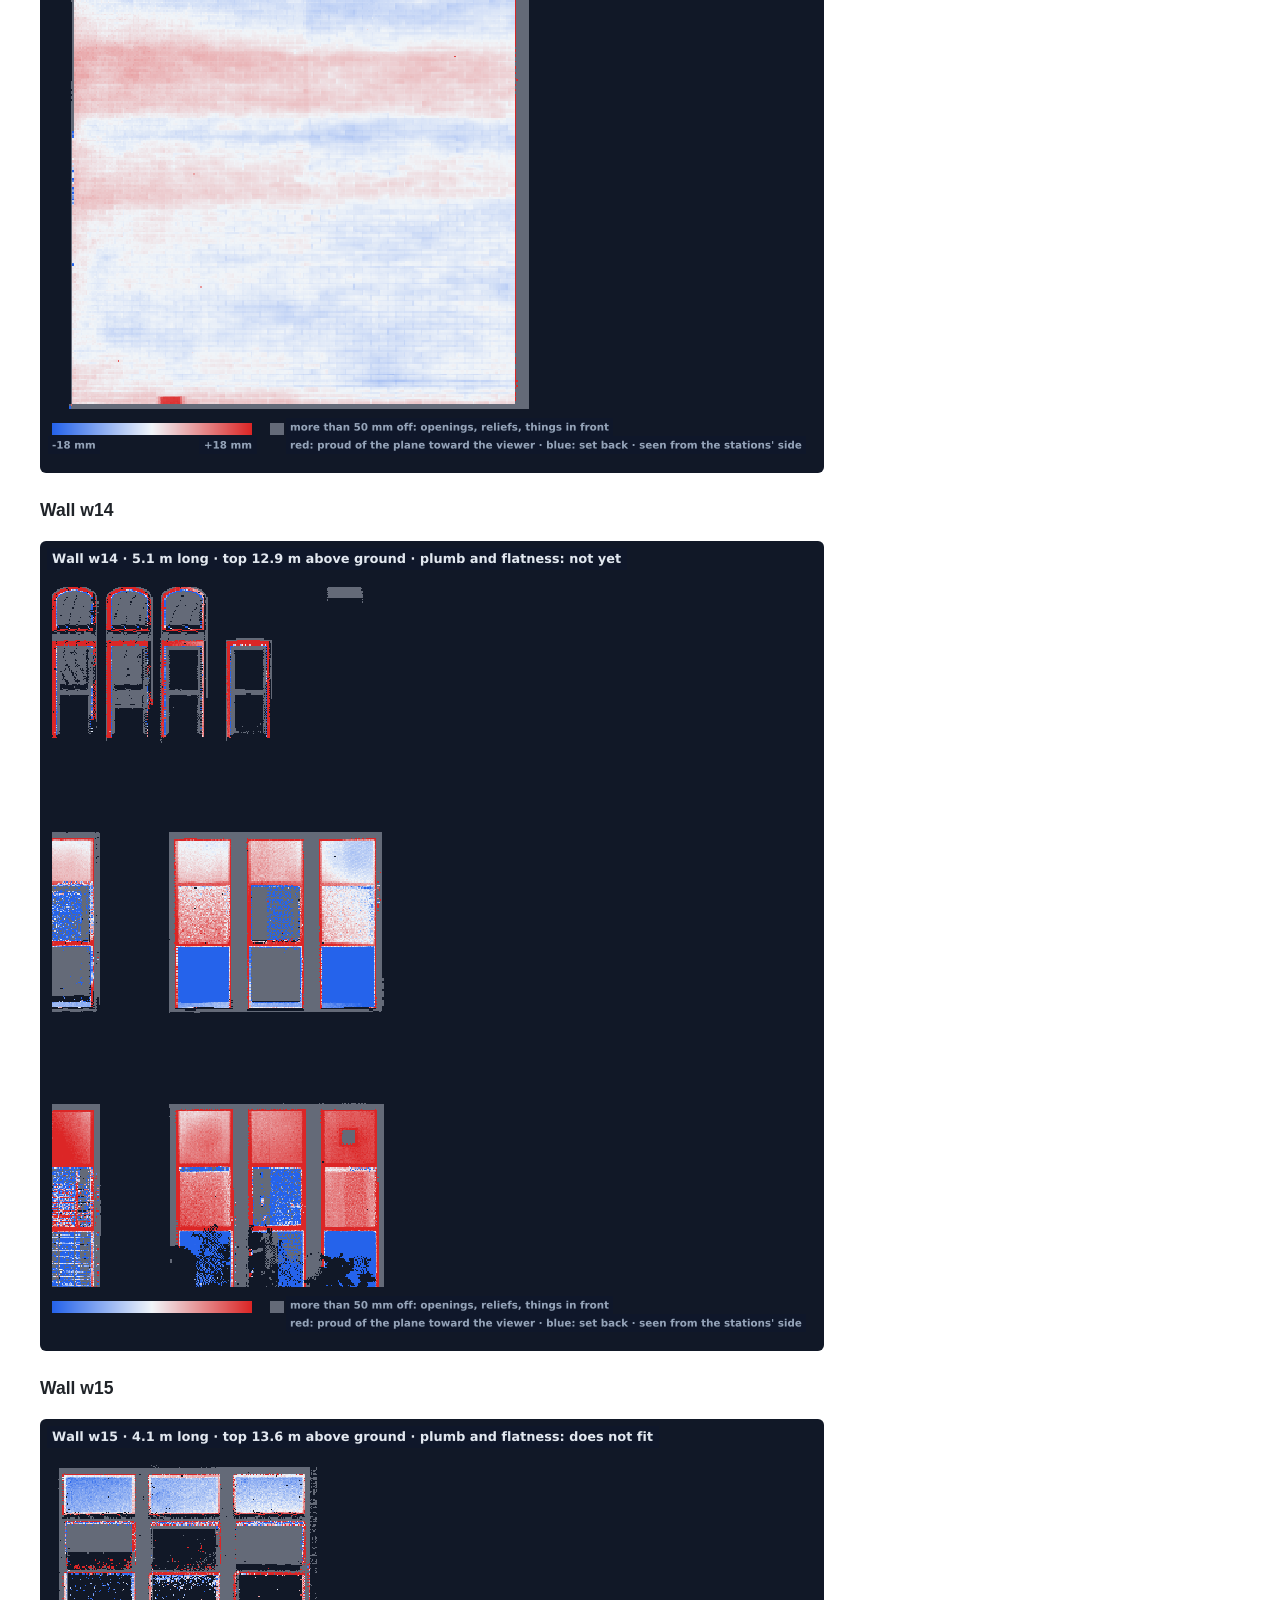
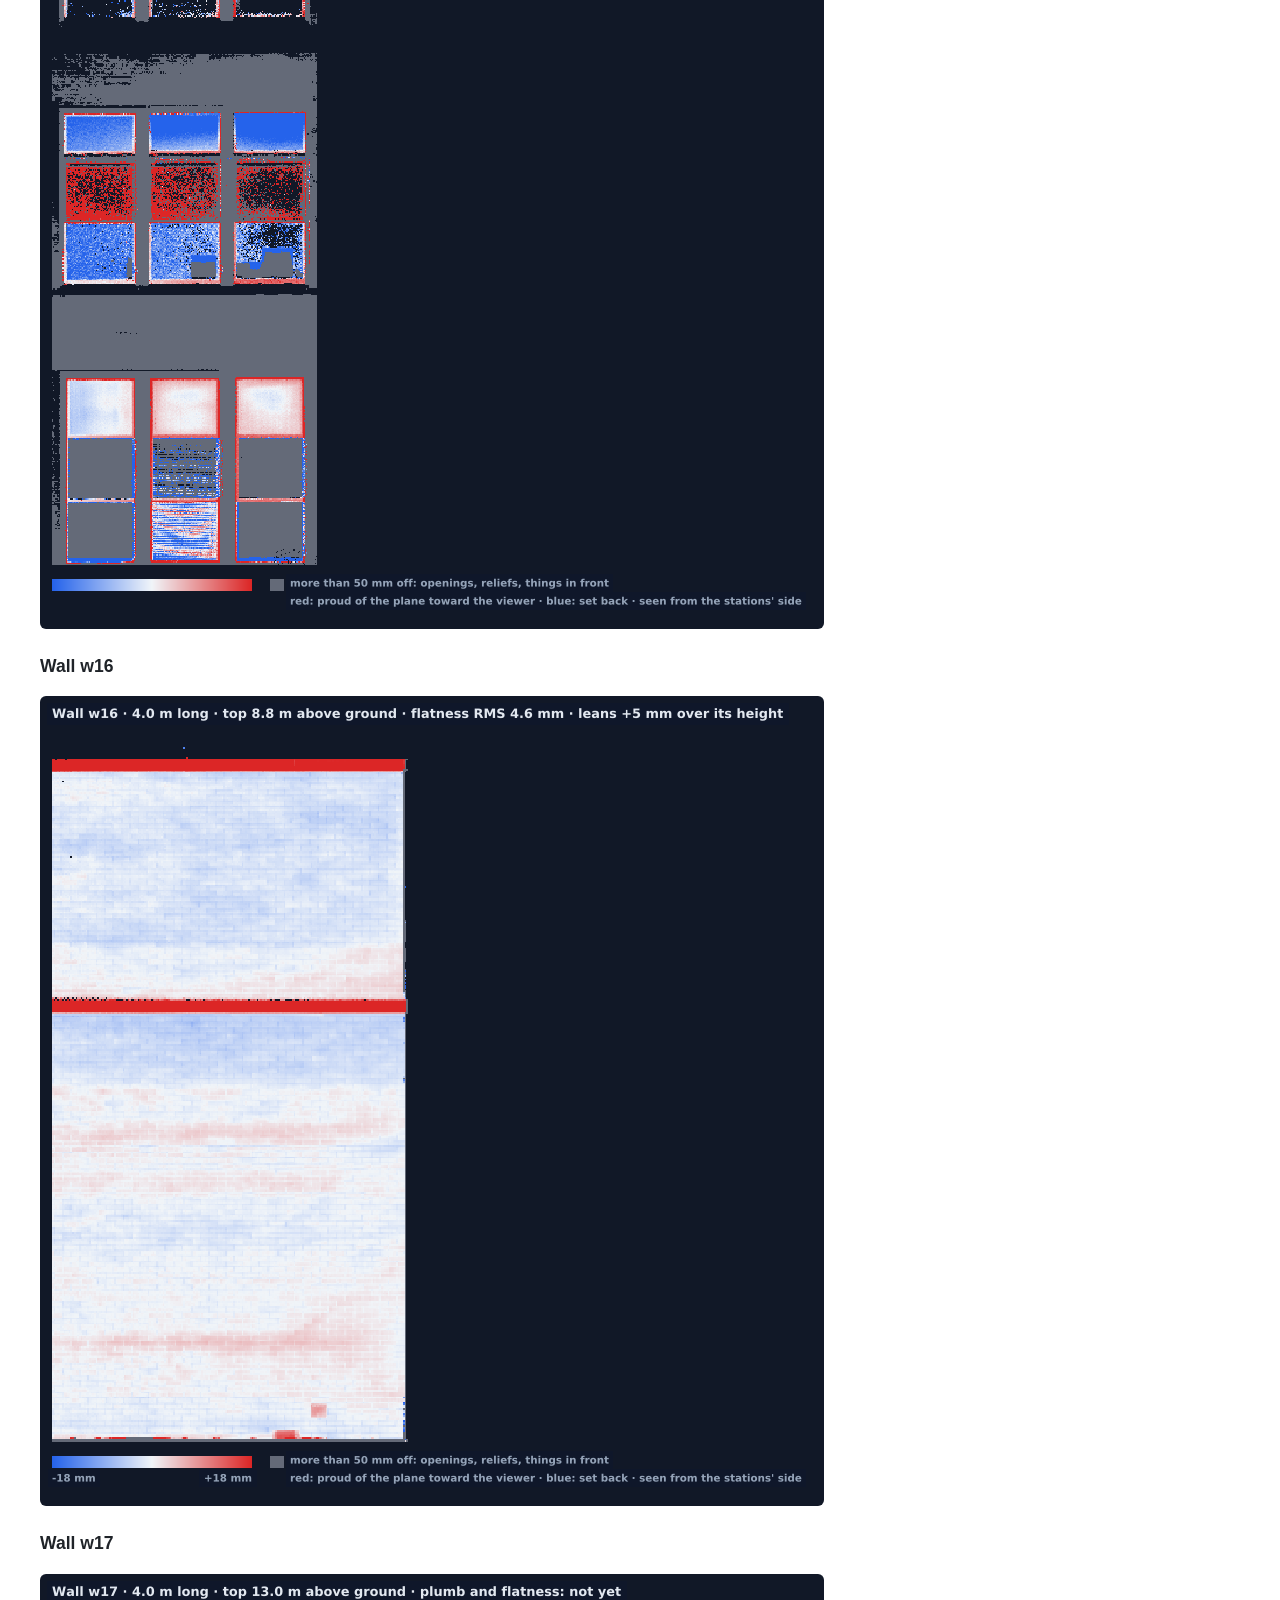
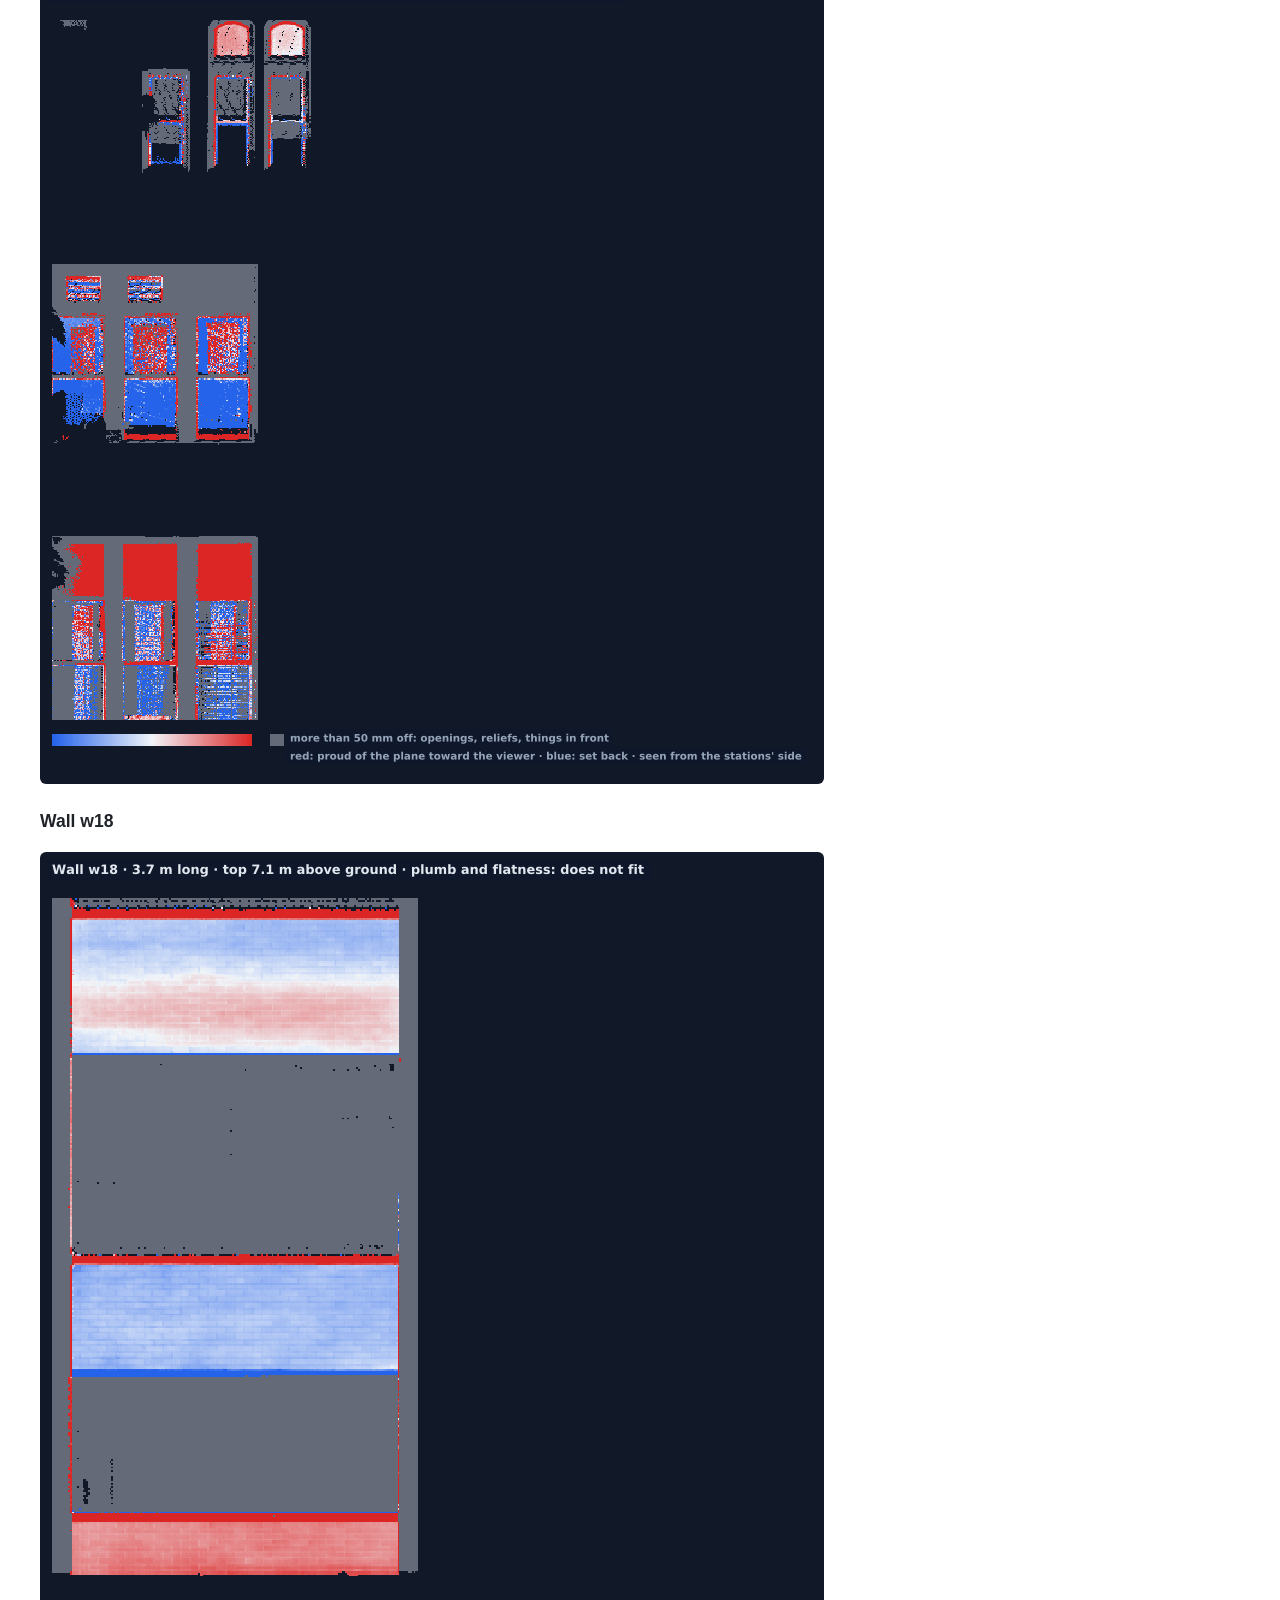
<file: samples/admin/report.html>
<!doctype html><meta charset="utf-8"><meta name="viewport" content="width=device-width,initial-scale=1"><title>Scan report</title>
<style>body{font:15px/1.5 -apple-system,Segoe UI,Helvetica,Arial,sans-serif;margin:24px auto;max-width:1200px;padding:0 16px;color:#1f2328;background:#fff}
h1{font-size:24px}h2{font-size:19px;margin-top:32px;border-bottom:1px solid #d0d7de}table{border-collapse:collapse;width:100%;font-size:13px}
th,td{border:1px solid #d0d7de;padding:4px 6px;text-align:right}th:first-child,td:first-child{text-align:left}img{max-width:100%;border-radius:6px}
.note{color:#57606a}.bad{color:#cf222e;font-weight:600}.question{border:1px solid #d0d7de;border-radius:6px;padding:4px 12px;margin:12px 0}.question h3{margin:6px 0}.verdict{font-weight:600;text-transform:uppercase;font-size:12px;letter-spacing:.04em;margin-right:6px}.flag{color:#cf222e}.declined{color:#57606a}
@media (prefers-color-scheme:dark){body{background:#0d1117;color:#e6edf3}th,td{border-color:#30363d}.note{color:#8b949e}h2{border-color:#30363d}}</style>
<h1>Scan report</h1>
<p class="note">19 stations used: those the registration audit trusts. Project frame of station 1: x and y in metres, not north. Flatness tolerance 6 mm over a 3 m straight line. Made by x9-bridge 0.15.0.</p><h2>Walls</h2><p class=note>Building walls only. <b>Lean</b>: the best-fit plane's tilt over the wall's height, positive when the top leans toward the side the stations stood on (outward, for a facade scanned from outside). <b>Flatness</b>: the surface's departure from that plane, leaving out openings and reliefs more than 50 mm off. <b>Straight-line check</b>: windows of 3 m along rows and columns, each within 6 mm of its own straight line. A wall less than 80% covered, shorter than 4 m, or rougher than 15 mm RMS against one plane gives the reason instead of these numbers: not seen enough yet, or not one flat face.</p><table><tr><th>Wall</th><th>Length m</th><th>Top above ground m</th><th>Lean mm</th><th>Worst strip mm/m</th><th>Flat RMS mm</th><th>Flat p95 mm</th><th>Straight-line OK %</th><th>Worst mm</th><th>Openings etc. %</th><th>Covered %</th><th>Seen by</th></tr><tr><td><a href="#w1">w1</a></td><td>49.21</td><td>15.92</td><td colspan=6 class=note style="text-align:left"><b>not yet</b>: 65% of the face is seen; 80% needed</td><td>35</td><td>65.9</td><td>6 7 8 9 10 11 12</td></tr><tr><td><a href="#w2">w2</a></td><td>44.4</td><td>14.57</td><td>4.1</td><td>-1.6</td><td>7.6</td><td>10.4</td><td class=bad>54.7</td><td>72.7</td><td>29.3</td><td>85.3</td><td>3 4 5 6</td></tr><tr><td><a href="#w3">w3</a></td><td>41.18</td><td>14.87</td><td colspan=6 class=note style="text-align:left"><b>not yet</b>: 65% of the face is seen; 80% needed</td><td>28</td><td>65.9</td><td>5 6 7 8 9 10 11</td></tr><tr><td><a href="#w4">w4</a></td><td>17.72</td><td>15.63</td><td colspan=6 class=note style="text-align:left"><b>not yet</b>: 43% of the face is seen; 80% needed</td><td>34.9</td><td>43.3</td><td>8 9 10 11 12 13</td></tr><tr><td><a href="#w5">w5</a></td><td>15.76</td><td>8.39</td><td colspan=6 class=note style="text-align:left"><b>not yet</b>: 73% of the face is seen; 80% needed</td><td>48.8</td><td>73.1</td><td>8 9 10 11</td></tr><tr><td><a href="#w6">w6</a></td><td>15.37</td><td>16.21</td><td colspan=6 class=note style="text-align:left"><b>not yet</b>: 59% of the face is seen; 80% needed</td><td>60.7</td><td>59.6</td><td>15 16 17 18</td></tr><tr><td><a href="#w7">w7</a></td><td>14.02</td><td>15.32</td><td>-2.4</td><td>-1.1</td><td>11.4</td><td>31.9</td><td class=bad>35.3</td><td>81</td><td>43</td><td>81.5</td><td>8 9 10 11 12</td></tr><tr><td><a href="#w8">w8</a></td><td>7.82</td><td>14.71</td><td colspan=6 class=note style="text-align:left"><b>not yet</b>: 70% of the face is seen; 80% needed</td><td>32.5</td><td>70.4</td><td>1 2 3 4</td></tr><tr><td><a href="#w9">w9</a></td><td>7.74</td><td>14.95</td><td colspan=6 class=note style="text-align:left"><b>not yet</b>: 70% of the face is seen; 80% needed</td><td>8.7</td><td>70.4</td><td>12 13 14 15</td></tr><tr><td><a href="#w10">w10</a></td><td>7.51</td><td>14.67</td><td colspan=6 class=note style="text-align:left"><b>not yet</b>: 67% of the face is seen; 80% needed</td><td>31.7</td><td>67.5</td><td>15 16 17 18</td></tr><tr><td><a href="#w11">w11</a></td><td>6.98</td><td>8.17</td><td>25</td><td>3.4</td><td>7.9</td><td>20.2</td><td class=bad>57.2</td><td>47.7</td><td>41.7</td><td>87.9</td><td>8 9 10 11</td></tr><tr><td><a href="#w12">w12</a></td><td>5.49</td><td>15.71</td><td colspan=6 class=note style="text-align:left"><b>not yet</b>: 77% of the face is seen; 80% needed</td><td>42.4</td><td>77.4</td><td>8 9 10 11 12</td></tr><tr><td><a href="#w13">w13</a></td><td>5.25</td><td>8.85</td><td>12.2</td><td>1.9</td><td>6.1</td><td>6.8</td><td class=bad>59.5</td><td>51.1</td><td>3.9</td><td>98.4</td><td>5 6 7 8</td></tr><tr><td><a href="#w14">w14</a></td><td>5.14</td><td>12.89</td><td colspan=6 class=note style="text-align:left"><b>not yet</b>: 44% of the face is seen; 80% needed</td><td>39.9</td><td>44.6</td><td>6 7 8 9 10 11</td></tr><tr><td><a href="#w15">w15</a></td><td>4.13</td><td>13.58</td><td colspan=6 class=note style="text-align:left"><b>does not fit</b>: the face is rougher than 15 mm RMS against one plane: stepped, not one wall, or seen too thinly to tell</td><td>60.3</td><td>80.5</td><td>15 16 17 18 19</td></tr><tr><td><a href="#w16">w16</a></td><td>4</td><td>8.85</td><td>5.4</td><td>0.8</td><td>4.6</td><td>5.1</td><td class=bad>60.3</td><td>41.8</td><td>1</td><td>99.9</td><td>6 7 8 9 10 11</td></tr><tr><td><a href="#w17">w17</a></td><td>3.95</td><td>12.96</td><td colspan=6 class=note style="text-align:left"><b>not yet</b>: 47% of the face is seen; 80% needed</td><td>51.6</td><td>47.3</td><td>8 9 10</td></tr><tr><td><a href="#w18">w18</a></td><td>3.66</td><td>7.11</td><td colspan=6 class=note style="text-align:left"><b>does not fit</b>: the face is 3.7 m long; plumb needs 4 m of it</td><td>55.5</td><td>99.7</td><td>8 9 10 11</td></tr><tr><td><a href="#w19">w19</a></td><td>3.62</td><td>7.98</td><td colspan=6 class=note style="text-align:left"><b>not yet</b>: 34% of the face is seen; 80% needed</td><td>16.3</td><td>34.9</td><td>9 10 11</td></tr><tr><td><a href="#w20">w20</a></td><td>3.32</td><td>10.29</td><td colspan=6 class=note style="text-align:left"><b>not yet</b>: 62% of the face is seen; 80% needed</td><td>44.9</td><td>62.6</td><td>8 10 11</td></tr><tr><td><a href="#w21">w21</a></td><td>3.13</td><td>8.84</td><td colspan=6 class=note style="text-align:left"><b>does not fit</b>: the face is 3.1 m long; plumb needs 4 m of it</td><td>0.1</td><td>100</td><td>6 7 8</td></tr><tr><td><a href="#w22">w22</a></td><td>3.08</td><td>12.84</td><td colspan=6 class=note style="text-align:left"><b>not yet</b>: 53% of the face is seen; 80% needed</td><td>46.4</td><td>53.8</td><td>8 9 10 11</td></tr><tr><td><a href="#w23">w23</a></td><td>3.02</td><td>11.33</td><td colspan=6 class=note style="text-align:left"><b>does not fit</b>: the face is 3.0 m long; plumb needs 4 m of it</td><td>33.3</td><td>87.3</td><td>8 9 10 11</td></tr><tr><td><a href="#w24">w24</a></td><td>2.92</td><td>–</td><td colspan=6 class=note style="text-align:left"><b>does not fit</b>: the face is 2.9 m long; plumb needs 4 m of it</td><td>60.3</td><td>86.3</td><td>14 15 16 17</td></tr><tr><td><a href="#w25">w25</a></td><td>2.76</td><td>6.52</td><td colspan=6 class=note style="text-align:left"><b>does not fit</b>: the face is 2.8 m long; plumb needs 4 m of it</td><td>42.7</td><td>81.3</td><td>5 6</td></tr><tr><td><a href="#w26">w26</a></td><td>2.36</td><td>–</td><td colspan=6 class=note style="text-align:left"><b>not yet</b>: 76% of the face is seen; 80% needed</td><td>42.1</td><td>76.1</td><td>14 15 16 17</td></tr><tr><td><a href="#w27">w27</a></td><td>2.2</td><td>6.45</td><td colspan=6 class=note style="text-align:left"><b>not yet</b>: 68% of the face is seen; 80% needed</td><td>52.1</td><td>68.2</td><td>5 6</td></tr><tr><td><a href="#w28">w28</a></td><td>2.02</td><td>6.44</td><td colspan=6 class=note style="text-align:left"><b>not yet</b>: 29% of the face is seen; 80% needed</td><td>42.1</td><td>29.1</td><td>5 6</td></tr><tr><td><a href="#w29">w29</a></td><td>1.92</td><td>–</td><td colspan=6 class=note style="text-align:left"><b>not yet</b>: 70% of the face is seen; 80% needed</td><td>48.1</td><td>70.1</td><td>14 15 16 17</td></tr><tr><td><a href="#w30">w30</a></td><td>1.86</td><td>8.96</td><td colspan=6 class=note style="text-align:left"><b>not yet</b>: 70% of the face is seen; 80% needed</td><td>34.4</td><td>70.3</td><td>8 9 10 11</td></tr><tr><td><a href="#w31">w31</a></td><td>1.83</td><td>9.01</td><td colspan=6 class=note style="text-align:left"><b>not yet</b>: 66% of the face is seen; 80% needed</td><td>21.8</td><td>66.9</td><td>6 7 8</td></tr><tr><td><a href="#w32">w32</a></td><td>1.76</td><td>8.95</td><td colspan=6 class=note style="text-align:left"><b>does not fit</b>: the face is 1.8 m long; plumb needs 4 m of it</td><td>7.6</td><td>91.2</td><td>6 7 8</td></tr><tr><td><a href="#w33">w33</a></td><td>1.75</td><td>8.37</td><td colspan=6 class=note style="text-align:left"><b>not yet</b>: 57% of the face is seen; 80% needed</td><td>17.1</td><td>58</td><td>6 7 8</td></tr></table><p>Highest wall top above the ground at its foot: <b>16.21 m</b> (the top of what was seen from the ground: a parapet or roof edge, not a roof behind it).</p><h3 id="w1">Wall w1</h3><img src="wall-w1.png" alt="Wall w1 heat map"><h3 id="w2">Wall w2</h3><img src="wall-w2.png" alt="Wall w2 heat map"><h3 id="w3">Wall w3</h3><img src="wall-w3.png" alt="Wall w3 heat map"><h3 id="w4">Wall w4</h3><img src="wall-w4.png" alt="Wall w4 heat map"><h3 id="w5">Wall w5</h3><img src="wall-w5.png" alt="Wall w5 heat map"><h3 id="w6">Wall w6</h3><img src="wall-w6.png" alt="Wall w6 heat map"><h3 id="w7">Wall w7</h3><img src="wall-w7.png" alt="Wall w7 heat map"><h3 id="w8">Wall w8</h3><img src="wall-w8.png" alt="Wall w8 heat map"><h3 id="w9">Wall w9</h3><img src="wall-w9.png" alt="Wall w9 heat map"><h3 id="w10">Wall w10</h3><img src="wall-w10.png" alt="Wall w10 heat map"><h3 id="w11">Wall w11</h3><img src="wall-w11.png" alt="Wall w11 heat map"><h3 id="w12">Wall w12</h3><img src="wall-w12.png" alt="Wall w12 heat map"><h3 id="w13">Wall w13</h3><img src="wall-w13.png" alt="Wall w13 heat map"><h3 id="w14">Wall w14</h3><img src="wall-w14.png" alt="Wall w14 heat map"><h3 id="w15">Wall w15</h3><img src="wall-w15.png" alt="Wall w15 heat map"><h3 id="w16">Wall w16</h3><img src="wall-w16.png" alt="Wall w16 heat map"><h3 id="w17">Wall w17</h3><img src="wall-w17.png" alt="Wall w17 heat map"><h3 id="w18">Wall w18</h3><img src="wall-w18.png" alt="Wall w18 heat map"><h3 id="w19">Wall w19</h3><img src="wall-w19.png" alt="Wall w19 heat map"><h3 id="w20">Wall w20</h3><img src="wall-w20.png" alt="Wall w20 heat map"><h3 id="w21">Wall w21</h3><img src="wall-w21.png" alt="Wall w21 heat map"><h3 id="w22">Wall w22</h3><img src="wall-w22.png" alt="Wall w22 heat map"><h3 id="w23">Wall w23</h3><img src="wall-w23.png" alt="Wall w23 heat map"><h3 id="w24">Wall w24</h3><img src="wall-w24.png" alt="Wall w24 heat map"><h3 id="w25">Wall w25</h3><img src="wall-w25.png" alt="Wall w25 heat map"><h3 id="w26">Wall w26</h3><img src="wall-w26.png" alt="Wall w26 heat map"><h3 id="w27">Wall w27</h3><img src="wall-w27.png" alt="Wall w27 heat map"><h3 id="w28">Wall w28</h3><img src="wall-w28.png" alt="Wall w28 heat map"><h3 id="w29">Wall w29</h3><img src="wall-w29.png" alt="Wall w29 heat map"><h3 id="w30">Wall w30</h3><img src="wall-w30.png" alt="Wall w30 heat map"><h3 id="w31">Wall w31</h3><img src="wall-w31.png" alt="Wall w31 heat map"><h3 id="w32">Wall w32</h3><img src="wall-w32.png" alt="Wall w32 heat map"><h3 id="w33">Wall w33</h3><img src="wall-w33.png" alt="Wall w33 heat map"><h2>Ground and floors</h2><p class=note>The lowest level surface in each 10 cm cell; cars and other things more than 25 cm above their surroundings are left out.</p><img src="ground.png" alt="Ground heights with contours"><img src="flatness.png" alt="Ground bumps and dips against their surroundings"><p>Height against the ground within 1.5 m around it (bumps and dips within 50 mm): RMS 16.5 mm, 95% within 38.8 mm. Straight-line check, 3 m windows: 39.1% within 6 mm. The site falls 1.2% overall.</p><h2>Low spots</h2><img src="low_spots.png" alt="Where water would stand"><p class=note>Where water would stand before spilling over the ground around it, if no drain takes it. A drain the scan didn't see empties a low spot; check them on site.</p><table><tr><th>Low spot</th><th>x m</th><th>y m</th><th>Area m²</th><th>Deepest mm</th><th>Volume litres</th></tr><tr><td>L1</td><td>66.31</td><td>-27.83</td><td>4.77</td><td>203</td><td>366.7</td></tr><tr><td>L2</td><td>98.67</td><td>-73.09</td><td>9.38</td><td>56.3</td><td>188.7</td></tr><tr><td>L3</td><td>61.15</td><td>-40.3</td><td>10.59</td><td>50.1</td><td>186.2</td></tr><tr><td>L4</td><td>58.19</td><td>-10.31</td><td>5.81</td><td>60.3</td><td>137.8</td></tr><tr><td>L5</td><td>74.18</td><td>-5.6</td><td>4.17</td><td>72.5</td><td>98.6</td></tr><tr><td>L6</td><td>68.47</td><td>-22.09</td><td>1.68</td><td>106.4</td><td>82.6</td></tr><tr><td>L7</td><td>49.51</td><td>-42.53</td><td>3.42</td><td>63.8</td><td>82.5</td></tr><tr><td>L8</td><td>67.02</td><td>34.47</td><td>5.56</td><td>28.1</td><td>73.5</td></tr><tr><td>L9</td><td>9.2</td><td>12.76</td><td>3.54</td><td>59.7</td><td>66.5</td></tr><tr><td>L10</td><td>53.79</td><td>-16.51</td><td>0.96</td><td>159.1</td><td>55.2</td></tr><tr><td>L11</td><td>85.95</td><td>-9.15</td><td>2.12</td><td>38.5</td><td>38.2</td></tr><tr><td>L12</td><td>2.73</td><td>2.23</td><td>1.75</td><td>66.8</td><td>19.1</td></tr><tr><td>L13</td><td>82.26</td><td>-52.81</td><td>0.87</td><td>40.7</td><td>17.9</td></tr><tr><td>L14</td><td>60.32</td><td>-5.52</td><td>1.07</td><td>29.8</td><td>15.6</td></tr><tr><td>L15</td><td>67.83</td><td>-8.72</td><td>0.84</td><td>38</td><td>14.8</td></tr><tr><td>L16</td><td>62.2</td><td>-15.88</td><td>1</td><td>27.9</td><td>14.6</td></tr><tr><td>L17</td><td>78.1</td><td>-83.22</td><td>0.51</td><td>39.5</td><td>12.7</td></tr><tr><td>L18</td><td>13.3</td><td>-66.72</td><td>0.84</td><td>25.7</td><td>12.2</td></tr><tr><td>L19</td><td>-4.17</td><td>-48.48</td><td>1.11</td><td>21.6</td><td>12.2</td></tr><tr><td>L20</td><td>55.09</td><td>-40.94</td><td>0.78</td><td>39.7</td><td>9</td></tr><tr><td>L21</td><td>73.79</td><td>-11.7</td><td>0.52</td><td>31</td><td>7.3</td></tr><tr><td>L22</td><td>57.98</td><td>-47.47</td><td>0.72</td><td>13</td><td>6.2</td></tr><tr><td>L23</td><td>23.94</td><td>40.62</td><td>0.54</td><td>19.2</td><td>5.4</td></tr></table><h2>Sections</h2><img src="section-1.png" alt="Section"><p class=note>Data: <a href="section-1.csv">section-1.csv</a></p><img src="section-2.png" alt="Section"><p class=note>Data: <a href="section-2.csv">section-2.csv</a></p><h2>Files</h2><p><a href=walls.csv>walls.csv</a> · <a href=low_spots.csv>low_spots.csv</a> · <a href=plan.dxf>plan.dxf</a> (walls, stations, low spots; metres) · <a href=analysis.json>analysis.json</a> · ground.f32 + ground.json (the height grid)</p>
</file>
<file: style.css>
:root{
  --night:#121a16;
  --paper:#e7efe8;
  --ink:#152019;
  --soft:#3a4d42;
  --mist:#c5d4cb;
  --copper:#d4894a;
  --ember:#c45c32;
  --ember-ink:#a84826;
}
*{box-sizing:border-box}
html,body{background:var(--paper);color:var(--ink)}
body{
  margin:0;
  font-family:"Manrope",sans-serif;
  font-size:16px;
  line-height:1.5;
}
::selection{background:var(--copper);color:var(--night)}
main,header.top,footer{max-width:960px;margin:0 auto;padding:0 20px}
header.top{
  display:flex;justify-content:space-between;align-items:center;gap:20px;
  padding-top:28px;flex-wrap:wrap;
}
.mark{display:inline-flex;align-items:center;gap:12px;color:inherit;text-decoration:none}
.mark img{width:40px;height:40px;display:block}
.brand{
  font-family:"Instrument Serif",serif;
  font-size:28px;line-height:1;font-weight:400;letter-spacing:-.02em;color:var(--ink);
}
.brand em{font-style:italic;color:var(--ember-ink)}
header.top nav{display:flex;flex-wrap:wrap;gap:8px 18px}
header.top nav a{
  font-family:"IBM Plex Mono",monospace;
  font-size:13px;letter-spacing:.04em;
  color:var(--soft);text-decoration:none;min-height:44px;display:inline-flex;align-items:center;
}
header.top nav a:hover{color:var(--ink)}
h1{
  font-family:"Instrument Serif",serif;
  font-weight:400;
  font-size:clamp(36px,5vw,56px);
  line-height:1.15;
  letter-spacing:-.03em;
  text-wrap:balance;
  margin:32px 0 12px;
}
h2{
  font-family:"Instrument Serif",serif;
  font-weight:400;
  font-size:32px;
  line-height:1.1;
  letter-spacing:-.02em;
  margin:48px 0 12px;
}
h3{
  font-family:"Instrument Serif",serif;
  font-weight:400;
  font-size:26px;
  line-height:1.15;
  letter-spacing:-.02em;
  margin:16px 0 6px;
}
p.lede{font-size:18px;max-width:62ch;margin:0 0 20px}
blockquote.prompt{
  margin:0 0 12px;padding:0;border:0;
  font-family:"Instrument Serif",serif;
  font-size:26px;line-height:1.25;letter-spacing:-.02em;
  font-weight:400;
}
blockquote.prompt::before{content:"\201C"}
blockquote.prompt::after{content:"\201D"}
.muted{color:var(--soft)}
a{color:var(--ember-ink)}
a:hover{color:var(--ink)}
a:focus-visible{outline:2px solid var(--ember);outline-offset:3px}
.legend{display:flex;flex-wrap:wrap;gap:8px 22px;margin:8px 0 20px}
.legend span{display:inline-flex;align-items:baseline;gap:8px}
.tag{
  font-family:"IBM Plex Mono",monospace;
  font-size:13px;letter-spacing:.04em;
  color:var(--soft);
}
.tag.ready{color:var(--ember-ink)}
.group h2{display:block}
.group h2 small{font-family:"Manrope",sans-serif;font-size:16px;color:var(--soft)}
ul.cases{list-style:none;padding:0;margin:0}
ul.cases li{padding:14px 0;border-bottom:1px solid var(--mist);display:block}
ul.cases li .what{display:block}
ul.cases li a.what{color:var(--ink);text-decoration:none}
ul.cases li a.what:hover{color:var(--ember-ink)}
ul.cases li .note{display:block;margin-top:4px;color:var(--soft)}
ul.cases li.ready img{
  width:100%;height:auto;display:block;
  background:var(--night);
  margin:0 0 14px;
}
ul.cases li.ready .go{
  display:inline-flex;align-items:center;min-height:44px;margin-top:4px;
  font-weight:600;text-underline-offset:4px;
}
.work{margin-top:8px}
.pair{display:grid;grid-template-columns:1fr;gap:48px;margin-top:8px}
.offer img{width:100%;height:auto;display:block;background:var(--night)}
.offer p{max-width:36ch;margin:0}
.offer > a{
  display:inline-flex;align-items:center;min-height:44px;margin-top:4px;
  font-weight:600;text-underline-offset:4px;
}
figure{margin:18px 0 24px}
figure picture{display:block}
figure img{width:100%;height:auto;display:block;background:var(--night)}
figcaption{color:var(--soft);margin-top:8px;max-width:68ch}
.grid2{display:grid;grid-template-columns:1fr 1fr;gap:24px}
.facts{display:grid;grid-template-columns:repeat(auto-fit,minmax(160px,1fr));gap:20px 24px;margin:8px 0 24px}
.facts b{
  display:block;
  font-family:"Instrument Serif",serif;
  font-weight:400;
  font-size:32px;
  line-height:1.1;
  letter-spacing:-.02em;
}
.facts span{display:block;color:var(--soft);margin-top:4px}
.box{margin:20px 0;max-width:68ch}
.box.caution{color:var(--ink)}
ol.steps{padding-left:1.2em;max-width:68ch}
ol.steps li{margin:8px 0}
table{border-collapse:collapse;width:100%;font-size:15px;margin:12px 0 20px}
th,td{border-bottom:1px solid var(--mist);padding:10px 8px;text-align:left;vertical-align:top}
th{font-weight:600}
.scroll{overflow-x:auto;max-width:100%}
.scroll table{width:max-content;min-width:100%}
main{min-width:0;width:min(960px,100%);overflow-x:clip}
.ask{margin:8px 0 28px}
.ask a{font-weight:600;font-size:17px}
.lead{display:grid;gap:48px;margin:8px 0 8px}
.lead h2{margin:14px 0 8px}
.lead p{max-width:42ch;margin:0}
.lead .metric{margin-top:10px;font-weight:600}
.lead > article > a{display:inline-flex;align-items:center;min-height:44px;margin-top:6px;font-weight:600}
.lead img{width:100%;aspect-ratio:4/3;object-fit:cover;background:var(--night)}
.lead img.section,.lead img.plan{aspect-ratio:auto;object-fit:contain;height:auto}
.lead figure{margin:0 0 16px}
.group h2{font-size:26px;color:var(--soft);margin-top:32px}
.index{list-style:none;padding:0;margin:0;font-size:16px}
.index li{padding:10px 0;border-bottom:1px solid var(--mist)}
.index .later{color:var(--soft)}
.index .what{display:block}
.index .note{display:block;margin-top:4px}
@media(min-width:800px){
  .lead{grid-template-columns:1fr 1fr;gap:40px 36px;align-items:start}
}
code{font-family:"IBM Plex Mono",monospace;font-size:.92em}
footer{
  border-top:1px solid var(--mist);
  margin-top:56px;padding-top:20px;padding-bottom:48px;
  color:var(--soft);
}
footer a{color:var(--ember-ink)}
@media(max-width:700px){
  .pair,.grid2{grid-template-columns:1fr}
}

/* One mission, as the person sees it: phone frames side by side where there is room. */
.frames{display:grid;grid-template-columns:repeat(auto-fit,minmax(240px,1fr));gap:20px 24px;margin:8px 0 28px}
.frames figure{margin:0}
.frames figure img{max-width:390px;border-radius:14px;border:1px solid rgba(255,255,255,.08)}
.frames figcaption{max-width:none;font-size:15px}
</file>
